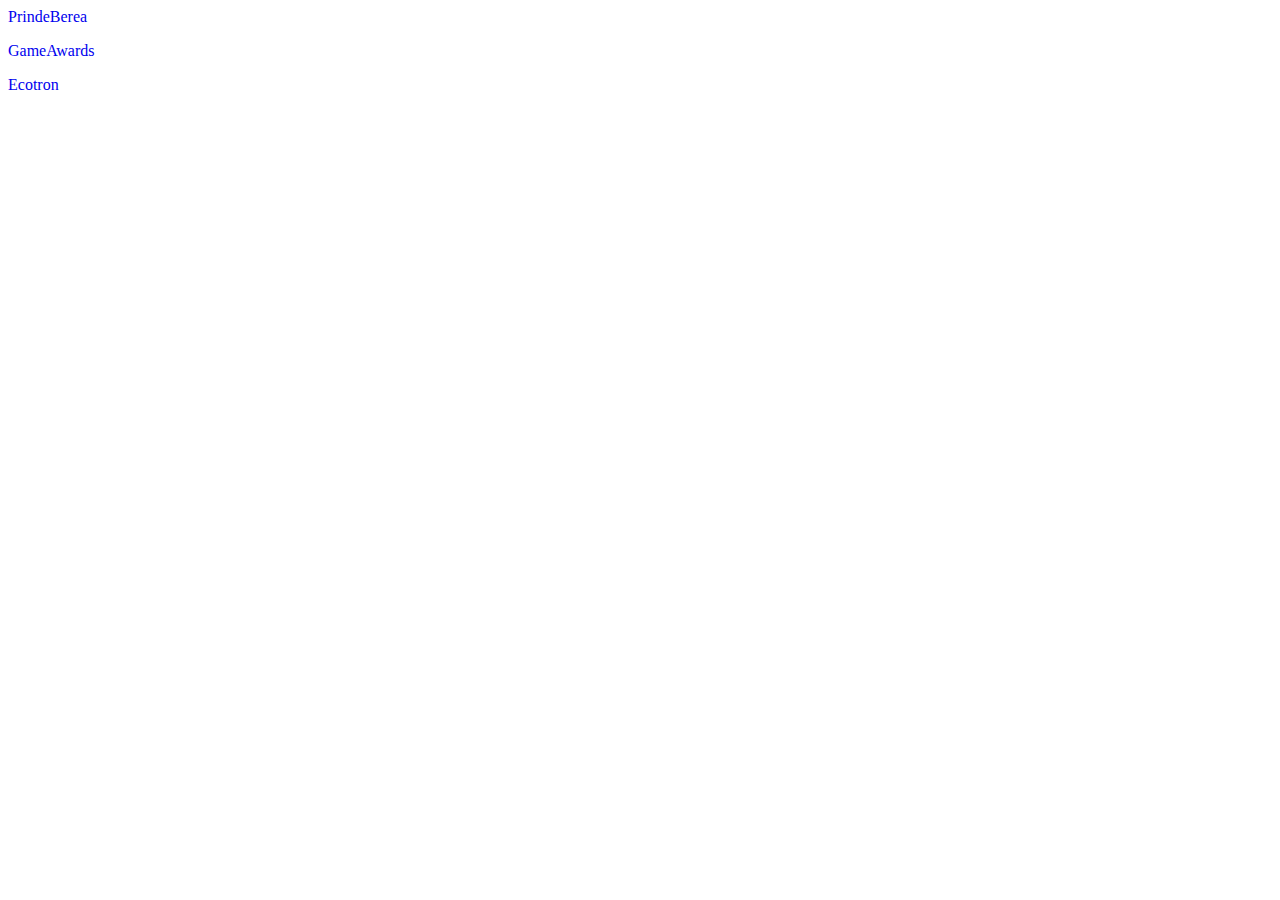
<file: index.html>
<html>

<head>

</head>


<body>
  <a href = "https://adin3.github.io/PrindeBerea/" style = "text-decoration: none" ><p> PrindeBerea </p> </a>
  <a href = "https://adin3.github.io/GameAwards/" style = "text-decoration: none" ><p> GameAwards </p> </a>
  <a href = "https://adin3.github.io/Ecotron/" style = "text-decoration: none" ><p> Ecotron </p> </a>

</body>

</html>
</file>
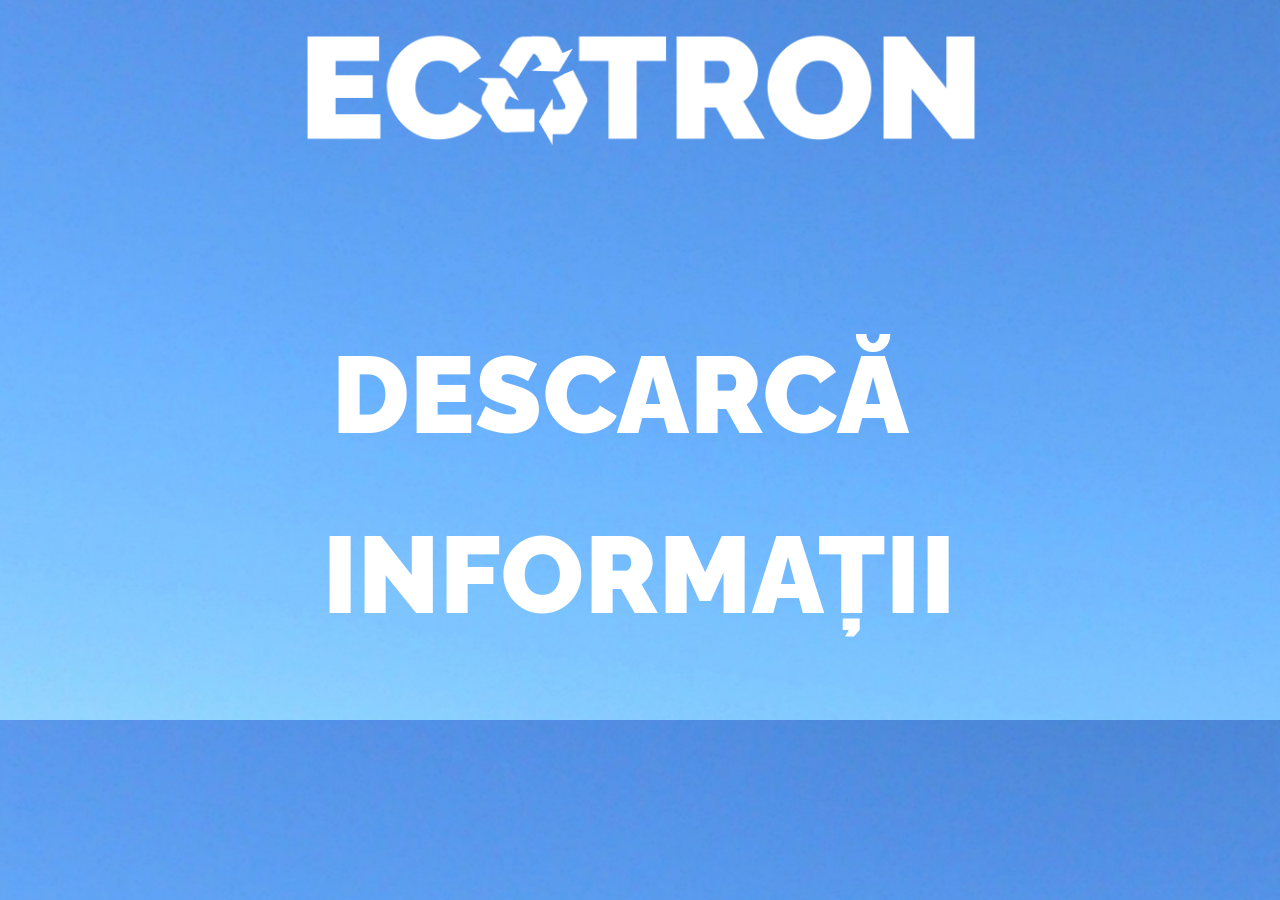
<file: Ecotron/index.html>
<html>
<head>
	<title> Ecotron </title>
	<link rel="stylesheet" href="style.css">
	<meta name="viewport" content="width=device-width, initial-scale=1.0">
</head>


<body>
	<img id="logo" src="img/logo.png">
	<a href="Ecotron.zip" download> <img class="descarca" src="img/descarca.png"></a>
	<a href="info.html"> <img class="informatii" src="img/informatii.png"></a>
	<!-- -->
</body>
</html>
</file>
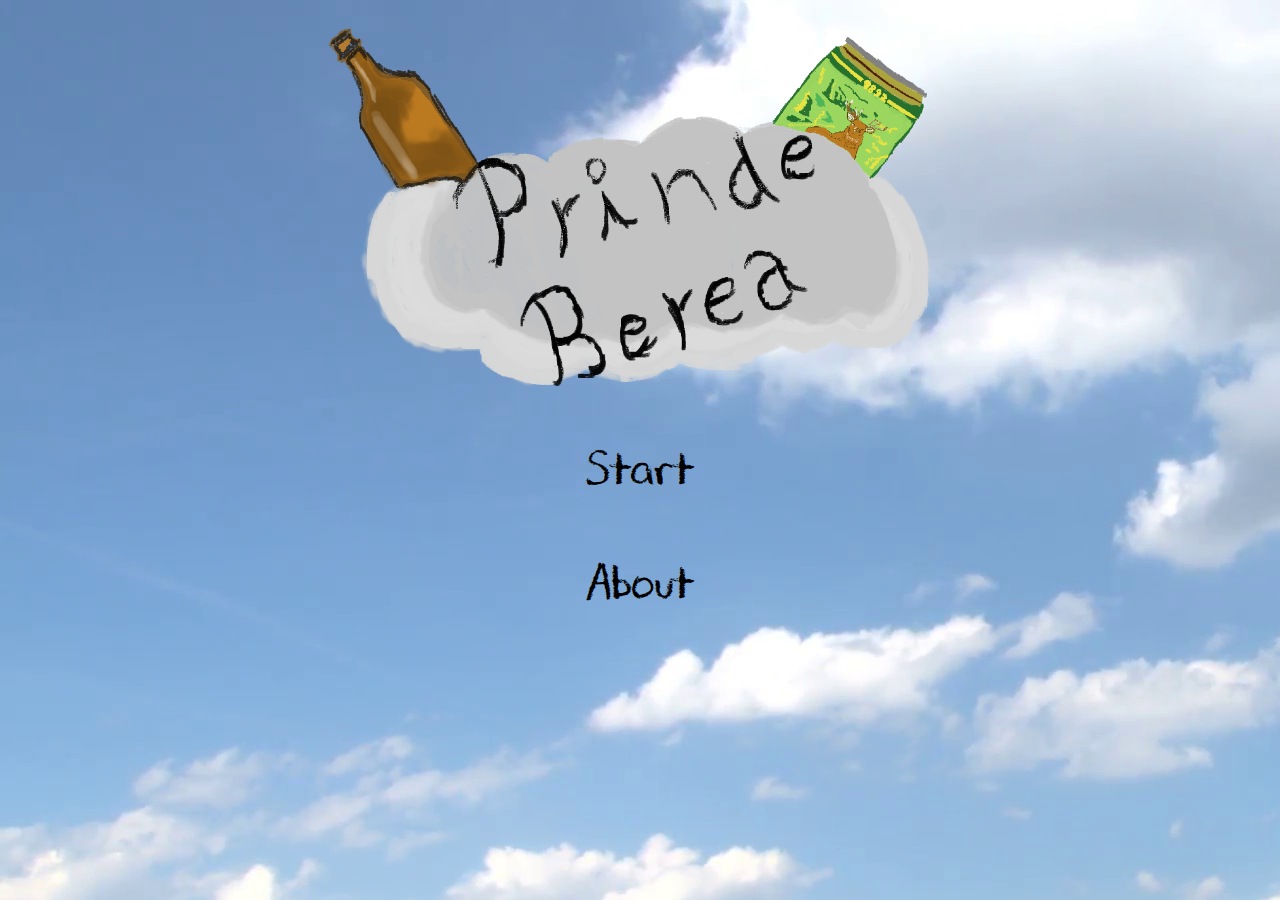
<file: PrindeBerea/index.html>
<html>
<head>
	<title> Prinde Berea </title>
	<link rel="stylesheet" href="style.css">
	 <meta name="viewport" content="width=device-width, initial-scale=1.0">
</head>


<body>
	<img class = "logo" src = "logo1.png">

	<a href = "Alegere/index.html" style = "text-decoration: none" ><p> Start </p> </a>
	<a href = "About/index.html" style = "text-decoration: none" ><p> About </p> </a>
</body>
</html>
</file>
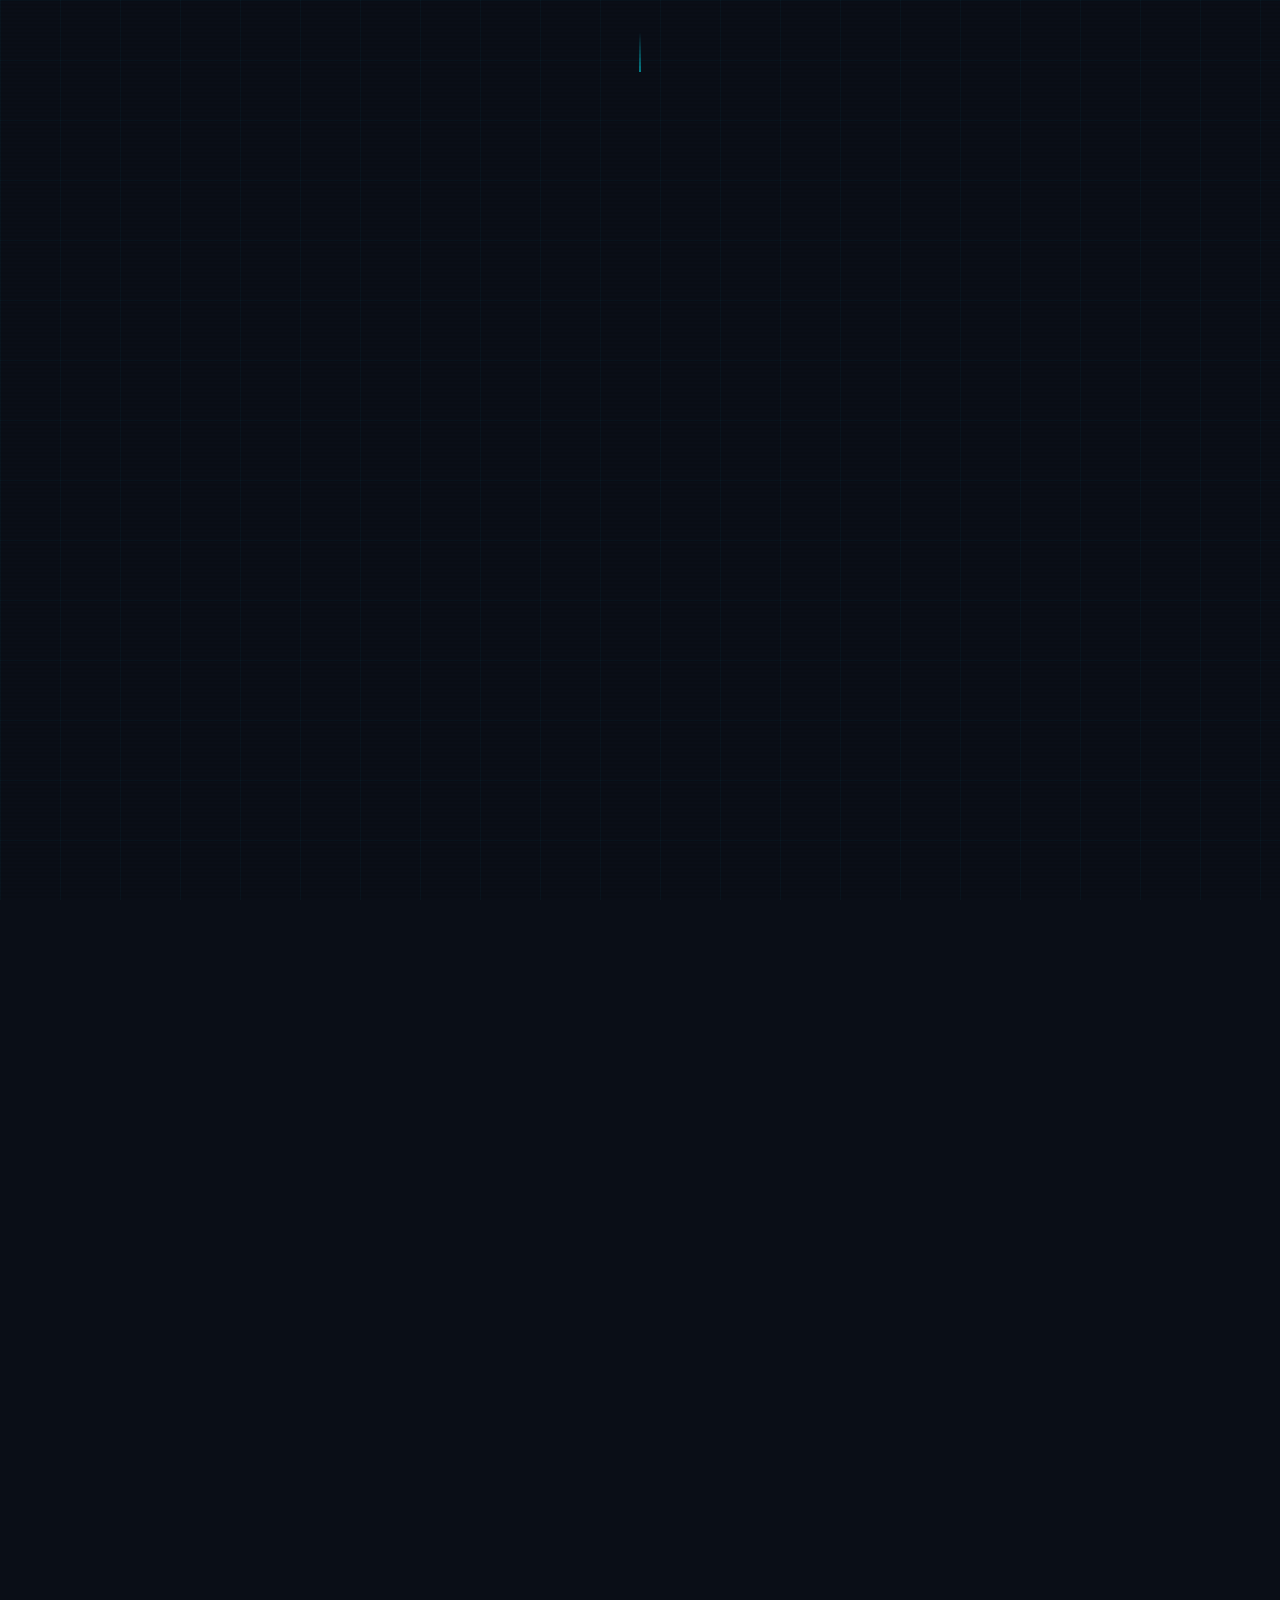
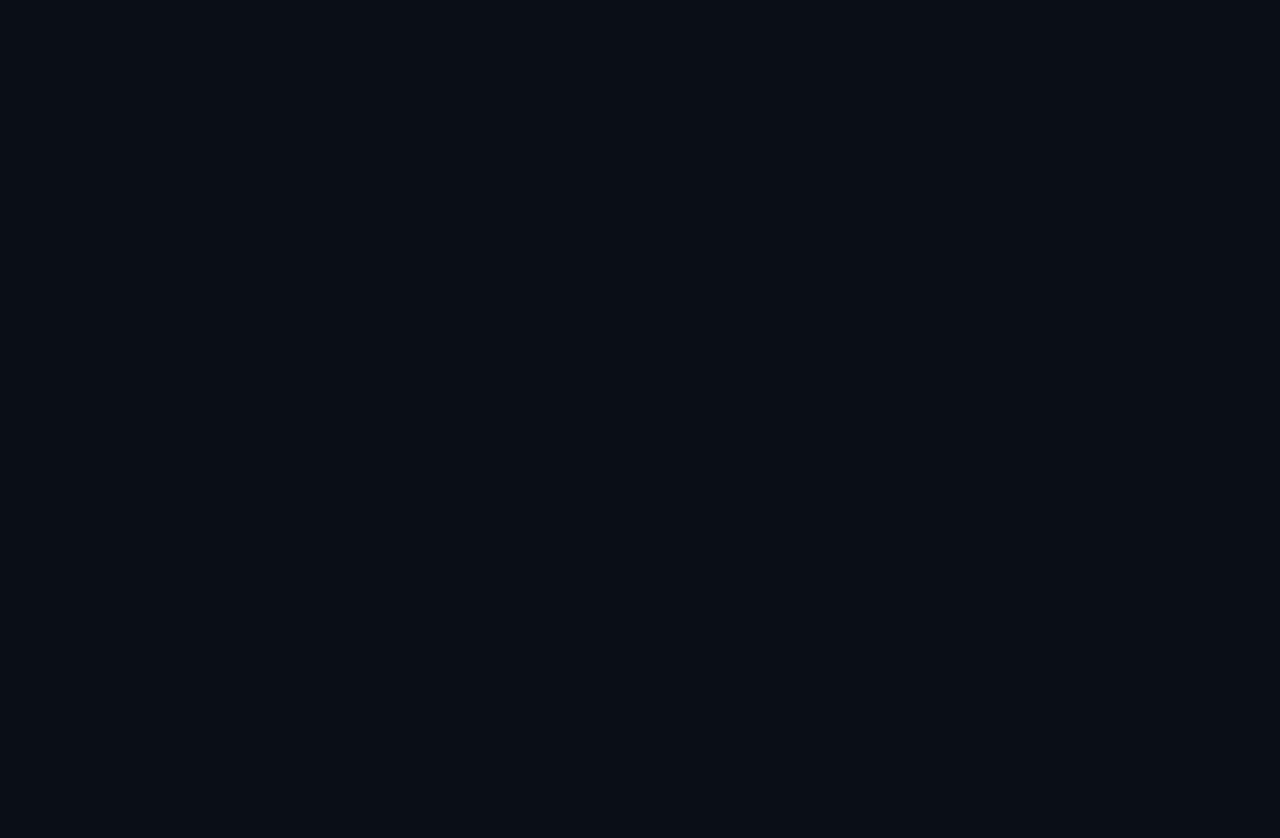
<file: Dnd/cyberpunkred2190/index.html>
<!DOCTYPE html>
<html lang="en">
<head>
<meta charset="UTF-8">
<meta name="viewport" content="width=device-width, initial-scale=1.0">
<title>ALL THAT REMAINS — Campaign Hub</title>
<style>
  @import url('https://fonts.googleapis.com/css2?family=Orbitron:wght@400;700;900&family=Share+Tech+Mono&family=Rajdhani:wght@300;400;500;600;700&family=Exo+2:ital,wght@0,300;0,400;0,600;0,700;1,300;1,400&display=swap');

  :root {
    --cyan: #00f0ff;
    --magenta: #ff2d6f;
    --yellow: #f7e018;
    --green: #39ff14;
    --orange: #ff6a00;
    --red: #ff073a;
    --purple: #b464ff;
    --bg-dark: #0a0e17;
    --bg-panel: #111827;
    --bg-panel-alt: #0d1520;
    --border-glow: rgba(0, 240, 255, 0.25);
    --text-primary: #e0e7ef;
    --text-muted: #8899aa;
    --text-dim: #556677;
  }

  * { margin: 0; padding: 0; box-sizing: border-box; }

  body {
    background: var(--bg-dark);
    color: var(--text-primary);
    font-family: 'Rajdhani', sans-serif;
    min-height: 100vh;
    overflow-x: hidden;
  }

  /* BACKGROUND GRID EFFECT */
  body::before {
    content: '';
    position: fixed;
    top: 0; left: 0; right: 0; bottom: 0;
    background:
      linear-gradient(rgba(0,240,255,0.03) 1px, transparent 1px),
      linear-gradient(90deg, rgba(0,240,255,0.03) 1px, transparent 1px);
    background-size: 60px 60px;
    pointer-events: none;
    z-index: 0;
  }

  /* SCANLINE OVERLAY */
  body::after {
    content: '';
    position: fixed;
    top: 0; left: 0; right: 0; bottom: 0;
    background: repeating-linear-gradient(
      0deg,
      transparent,
      transparent 2px,
      rgba(0,0,0,0.05) 2px,
      rgba(0,0,0,0.05) 4px
    );
    pointer-events: none;
    z-index: 1;
  }

  .page-wrapper {
    position: relative;
    z-index: 1;
    max-width: 900px;
    margin: 0 auto;
    padding: 2rem 2rem 4rem;
  }

  /* === HEADER === */
  .site-header {
    text-align: center;
    padding: 4rem 2rem 3rem;
    margin-bottom: 1rem;
    position: relative;
  }

  .site-header::before {
    content: '';
    position: absolute;
    top: 0; left: 50%;
    transform: translateX(-50%);
    width: 1px;
    height: 40px;
    background: linear-gradient(to bottom, transparent, var(--cyan));
    animation: dropIn 1.5s ease-out;
  }

  @keyframes dropIn {
    from { height: 0; opacity: 0; }
    to { height: 40px; opacity: 1; }
  }

  .header-tag {
    font-family: 'Share Tech Mono', monospace;
    font-size: 0.7rem;
    color: var(--magenta);
    letter-spacing: 0.4em;
    margin-bottom: 1.5rem;
    opacity: 0;
    animation: fadeUp 0.6s ease-out 0.3s forwards;
  }

  .site-title {
    font-family: 'Orbitron', sans-serif;
    font-weight: 900;
    font-size: clamp(2rem, 6vw, 3.5rem);
    color: var(--cyan);
    text-shadow: 0 0 30px rgba(0,240,255,0.3), 0 0 60px rgba(0,240,255,0.1);
    letter-spacing: 0.08em;
    line-height: 1.1;
    margin-bottom: 0.6rem;
    opacity: 0;
    animation: fadeUp 0.6s ease-out 0.5s forwards;
  }

  .site-subtitle {
    font-family: 'Exo 2', sans-serif;
    font-size: 1.1rem;
    color: var(--text-muted);
    font-weight: 300;
    opacity: 0;
    animation: fadeUp 0.6s ease-out 0.7s forwards;
  }

  .header-line {
    width: 200px;
    height: 1px;
    background: linear-gradient(to right, transparent, var(--cyan), transparent);
    margin: 1.5rem auto 0;
    opacity: 0;
    animation: fadeUp 0.6s ease-out 0.9s forwards;
  }

  @keyframes fadeUp {
    from { opacity: 0; transform: translateY(10px); }
    to { opacity: 1; transform: translateY(0); }
  }

  /* === LOCATION TAG === */
  .location-bar {
    text-align: center;
    margin-bottom: 3rem;
    opacity: 0;
    animation: fadeUp 0.6s ease-out 1.1s forwards;
  }
  .location-bar span {
    font-family: 'Share Tech Mono', monospace;
    font-size: 0.75rem;
    color: var(--text-dim);
    letter-spacing: 0.15em;
    padding: 0.4rem 1.2rem;
    border: 1px solid rgba(255,255,255,0.06);
    display: inline-block;
  }

  /* === SECTION LABELS === */
  .section-label {
    font-family: 'Share Tech Mono', monospace;
    font-size: 0.7rem;
    color: var(--magenta);
    letter-spacing: 0.3em;
    text-transform: uppercase;
    margin-bottom: 1.2rem;
    padding-left: 0.2rem;
    opacity: 0;
    animation: fadeUp 0.6s ease-out 1.3s forwards;
  }

  /* === DOCUMENT CARDS === */
  .doc-grid {
    display: grid;
    gap: 1rem;
    margin-bottom: 3rem;
    opacity: 0;
    animation: fadeUp 0.6s ease-out 1.4s forwards;
  }

  .doc-card {
    display: block;
    text-decoration: none;
    color: inherit;
    border: 1px solid rgba(255,255,255,0.06);
    background: var(--bg-panel);
    padding: 1.5rem 1.8rem;
    position: relative;
    overflow: hidden;
    transition: all 0.3s ease;
  }

  .doc-card::before {
    content: '';
    position: absolute;
    top: 0; left: 0;
    width: 3px;
    height: 100%;
    transition: all 0.3s ease;
  }

  .doc-card:hover {
    border-color: rgba(255,255,255,0.12);
    background: var(--bg-panel-alt);
    transform: translateX(4px);
  }

  .doc-card:hover .doc-arrow {
    opacity: 1;
    transform: translateX(0);
  }

  /* Card accent colors */
  .doc-card.accent-cyan::before { background: var(--cyan); }
  .doc-card.accent-cyan:hover { border-color: rgba(0,240,255,0.2); box-shadow: 0 0 20px rgba(0,240,255,0.05); }

  .doc-card.accent-magenta::before { background: var(--magenta); }
  .doc-card.accent-magenta:hover { border-color: rgba(255,45,111,0.2); box-shadow: 0 0 20px rgba(255,45,111,0.05); }

  .doc-card.accent-yellow::before { background: var(--yellow); }
  .doc-card.accent-yellow:hover { border-color: rgba(247,224,24,0.2); box-shadow: 0 0 20px rgba(247,224,24,0.05); }

  .doc-card.accent-green::before { background: var(--green); }
  .doc-card.accent-green:hover { border-color: rgba(57,255,20,0.2); box-shadow: 0 0 20px rgba(57,255,20,0.05); }

  .doc-card.accent-orange::before { background: var(--orange); }
  .doc-card.accent-orange:hover { border-color: rgba(255,106,0,0.2); box-shadow: 0 0 20px rgba(255,106,0,0.05); }

  .doc-card.accent-purple::before { background: var(--purple); }
  .doc-card.accent-purple:hover { border-color: rgba(180,100,255,0.2); box-shadow: 0 0 20px rgba(180,100,255,0.05); }

  .doc-card-top {
    display: flex;
    justify-content: space-between;
    align-items: flex-start;
    margin-bottom: 0.5rem;
  }

  .doc-title {
    font-family: 'Orbitron', sans-serif;
    font-weight: 700;
    font-size: 1rem;
    letter-spacing: 0.04em;
  }

  .doc-card.accent-cyan .doc-title { color: var(--cyan); }
  .doc-card.accent-magenta .doc-title { color: var(--magenta); }
  .doc-card.accent-yellow .doc-title { color: var(--yellow); }
  .doc-card.accent-green .doc-title { color: var(--green); }
  .doc-card.accent-orange .doc-title { color: var(--orange); }
  .doc-card.accent-purple .doc-title { color: var(--purple); }

  .doc-arrow {
    font-family: 'Share Tech Mono', monospace;
    font-size: 0.85rem;
    opacity: 0;
    transform: translateX(-5px);
    transition: all 0.3s ease;
    flex-shrink: 0;
    margin-left: 1rem;
  }
  .doc-card.accent-cyan .doc-arrow { color: var(--cyan); }
  .doc-card.accent-magenta .doc-arrow { color: var(--magenta); }
  .doc-card.accent-yellow .doc-arrow { color: var(--yellow); }
  .doc-card.accent-green .doc-arrow { color: var(--green); }
  .doc-card.accent-orange .doc-arrow { color: var(--orange); }
  .doc-card.accent-purple .doc-arrow { color: var(--purple); }

  .doc-desc {
    font-family: 'Exo 2', sans-serif;
    font-size: 0.9rem;
    color: var(--text-muted);
    font-weight: 300;
    line-height: 1.5;
  }

  .doc-tags {
    margin-top: 0.8rem;
    display: flex;
    flex-wrap: wrap;
    gap: 0.4rem;
  }

  .doc-tag {
    font-family: 'Share Tech Mono', monospace;
    font-size: 0.65rem;
    padding: 0.15rem 0.5rem;
    border-radius: 2px;
    letter-spacing: 0.05em;
  }
  .doc-tag-rules { background: rgba(0,240,255,0.1); color: var(--cyan); }
  .doc-tag-lore { background: rgba(255,45,111,0.1); color: var(--magenta); }
  .doc-tag-gear { background: rgba(247,224,24,0.1); color: var(--yellow); }
  .doc-tag-homebrew { background: rgba(57,255,20,0.1); color: var(--green); }
  .doc-tag-wip { background: rgba(255,106,0,0.1); color: var(--orange); }

  /* === COMING SOON / PLACEHOLDER CARDS === */
  .doc-card.coming-soon {
    opacity: 0.4;
    cursor: default;
    pointer-events: none;
  }
  .doc-card.coming-soon .doc-title::after {
    content: ' — PENDING';
    font-family: 'Share Tech Mono', monospace;
    font-size: 0.6rem;
    letter-spacing: 0.1em;
    opacity: 0.6;
  }

  /* === FOOTER === */
  .site-footer {
    text-align: center;
    padding-top: 2rem;
    border-top: 1px solid rgba(0,240,255,0.08);
    opacity: 0;
    animation: fadeUp 0.6s ease-out 1.6s forwards;
  }
  .site-footer p {
    font-family: 'Share Tech Mono', monospace;
    font-size: 0.7rem;
    color: var(--text-dim);
    letter-spacing: 0.1em;
    line-height: 2;
  }

  /* === RESPONSIVE === */
  @media (max-width: 600px) {
    .page-wrapper { padding: 1.5rem 1rem 3rem; }
    .site-header { padding: 3rem 1rem 2rem; }
    .doc-card { padding: 1.2rem 1.4rem; }
  }
</style>
</head>
<body>

<div class="page-wrapper">

  <header class="site-header">
    <div class="header-tag">// D&amp;D 5E &mdash; CYBERPUNK HOMEBREW //</div>
    <h1 class="site-title">ALL THAT REMAINS</h1>
    <p class="site-subtitle">Night City, 2190 &mdash; Campaign Reference Hub</p>
    <div class="header-line"></div>
  </header>

  <div class="location-bar">
    <span>NIGHT CITY // MILITECH ERA // D&amp;D 5E (2014)</span>
  </div>

  <!-- ====== RULES & REFERENCE ====== -->
  <div class="section-label">// RULES &amp; REFERENCE</div>

  <div class="doc-grid">
    <a href="netrunner-classification.html" class="doc-card accent-cyan">
      <div class="doc-card-top">
        <span class="doc-title">NETRUNNER CLASSIFICATION GUIDE</span>
        <span class="doc-arrow">&rarr;</span>
      </div>
      <div class="doc-desc">How every D&amp;D 5e spellcasting class maps to Cyberpunk NET archetypes. Five-tier system with lore justifications, multiclass rulings, and quickhack spell conversions.</div>
      <div class="doc-tags">
        <span class="doc-tag doc-tag-rules">RULES</span>
        <span class="doc-tag doc-tag-lore">LORE</span>
      </div>
    </a>

    <a href="cyberware-compendium.html" class="doc-card accent-yellow">
      <div class="doc-card-top">
        <span class="doc-title">CYBERWARE &amp; WEAPON MODS</span>
        <span class="doc-arrow">&rarr;</span>
      </div>
      <div class="doc-desc">Homebrew implant catalog: Sandevistans, Cyberdecks, Gorilla Arms, Monowire, weapon mods, and custom crafting rules. Full stat tables with Humanity Loss costs.</div>
      <div class="doc-tags">
        <span class="doc-tag doc-tag-gear">GEAR</span>
        <span class="doc-tag doc-tag-homebrew">HOMEBREW</span>
      </div>
    </a>

    <a href="humanity-pharmacy.html" class="doc-card accent-magenta">
      <div class="doc-card-top">
        <span class="doc-title">HUMANITY, SANITY &amp; PHARMACY</span>
        <span class="doc-arrow">&rarr;</span>
      </div>
      <div class="doc-desc">The Cyberpsychosis system: starting Humanity by class, loss &amp; recovery rules, saving throws, and roleplay guidance. Plus the full pharmacy: street drugs, additive compounds, pharmaceuticals, medical services, and drug-related cyberware.</div>
      <div class="doc-tags">
        <span class="doc-tag doc-tag-rules">RULES</span>
        <span class="doc-tag doc-tag-homebrew">HOMEBREW</span>
      </div>
    </a>

    <a href="armor-fashion.html" class="doc-card accent-purple">
      <div class="doc-card-top">
        <span class="doc-title">ARMOR, FASHION &amp; PROTECTION</span>
        <span class="doc-arrow">&rarr;</span>
      </div>
      <div class="doc-desc">Standard armor, helmets (shields reflavored), four tiers of corpo armored fashion from street-level to iconic bespoke, and subdermal armor variants. Includes damage resistance and reduction systems.</div>
      <div class="doc-tags">
        <span class="doc-tag doc-tag-gear">GEAR</span>
        <span class="doc-tag doc-tag-homebrew">HOMEBREW</span>
      </div>
    </a>

    <a href="lifestyles-food.html" class="doc-card accent-orange">
      <div class="doc-card-top">
        <span class="doc-title">LIFESTYLES, FOOD &amp; COMMODITIES</span>
        <span class="doc-arrow">&rarr;</span>
      </div>
      <div class="doc-desc">What you eat and where you sleep in Night City. Street food to Embers-tier dining, real Biotechnica organics, drinks from synth-coffee to pre-war vintage, vices, and monthly lifestyle &amp; housing costs.</div>
      <div class="doc-tags">
        <span class="doc-tag doc-tag-rules">WORLDBUILDING</span>
        <span class="doc-tag doc-tag-homebrew">HOMEBREW</span>
      </div>
    </a>

    <a href="vehicles-transport.html" class="doc-card accent-yellow">
      <div class="doc-card-top">
        <span class="doc-title">VEHICLES &amp; TRANSPORT</span>
        <span class="doc-arrow">&rarr;</span>
      </div>
      <div class="doc-desc">Public transit, civilian cars (economy to luxury), motorcycles, armored &amp; military vehicles, driving rules, chase mechanics, vehicle combat, mods, and the joys of Night City vehicle registration.</div>
      <div class="doc-tags">
        <span class="doc-tag doc-tag-gear">GEAR</span>
        <span class="doc-tag doc-tag-homebrew">HOMEBREW</span>
      </div>
    </a>
  </div>

  <!-- ====== NETRUNNING SYSTEMS ====== -->
  <div class="section-label">// NETRUNNING SYSTEMS</div>

  <div class="doc-grid">
    <a href="netrunning-operations.html" class="doc-card accent-cyan">
      <div class="doc-card-top">
        <span class="doc-title">NETRUNNING OPERATIONS GUIDE</span>
        <span class="doc-arrow">&rarr;</span>
      </div>
      <div class="doc-desc">The full netrunning system: NET Architecture floors, ICE types and stat blocks, the Alert Level escalation clock, dive mechanics, jacking out, support roles, and how runners affect the physical battlefield in real time.</div>
      <div class="doc-tags">
        <span class="doc-tag doc-tag-rules">RULES</span>
        <span class="doc-tag doc-tag-homebrew">HOMEBREW</span>
      </div>
    </a>

    <a href="quickhack-programming.html" class="doc-card accent-cyan">
      <div class="doc-card-top">
        <span class="doc-title">QUICKHACK PROGRAMMING GUIDE</span>
        <span class="doc-arrow">&rarr;</span>
      </div>
      <div class="doc-desc">How to craft and permanently learn new quickhacks (spells) for your cyberdeck. Cost and time tables by spell level, the three-check Optimization discount system, collaborative programming, and worked examples.</div>
      <div class="doc-tags">
        <span class="doc-tag doc-tag-rules">RULES</span>
        <span class="doc-tag doc-tag-homebrew">HOMEBREW</span>
      </div>
    </a>
  </div>

  <!-- ====== SOURCEBOOK CATALOGS ====== -->
  <div class="section-label">// SOURCEBOOK CATALOGS</div>

  <div class="doc-grid">
    <a href="red-gear-catalog.html" class="doc-card accent-orange">
      <div class="doc-card-top">
        <span class="doc-title">CYBERPUNK RED &mdash; GEAR CATALOG</span>
        <span class="doc-arrow">&rarr;</span>
      </div>
      <div class="doc-desc">Weapons, armor, and all cyberware from the Cyberpunk RED Core Rulebook. Melee, ranged, exotic weapons, plus Fashionware through Borgware. ATR &times;10 pricing with original values for reference.</div>
      <div class="doc-tags">
        <span class="doc-tag doc-tag-gear">GEAR</span>
        <span class="doc-tag doc-tag-rules">SOURCEBOOK</span>
      </div>
    </a>

    <a href="carbon-gear-catalog.html" class="doc-card accent-green">
      <div class="doc-card-top">
        <span class="doc-title">CARBON 2185 &mdash; GEAR CATALOG</span>
        <span class="doc-arrow">&rarr;</span>
      </div>
      <div class="doc-desc">Weapons, armor, and Tier 0&ndash;5 augmentations from Carbon 2185. Includes weapon attachments, ammo types, blood toxicity rules, and anti-toxicity medication. Wonlong prices converted to ATR eddies.</div>
      <div class="doc-tags">
        <span class="doc-tag doc-tag-gear">GEAR</span>
        <span class="doc-tag doc-tag-rules">SOURCEBOOK</span>
      </div>
    </a>
  </div>

  <!-- ====== COMING SOON ====== -->
  <!--
    To add a new document, copy a doc-card block above and change:
    - href: the filename of the new .html
    - accent-*: pick a color (cyan, magenta, yellow, green, orange, purple)
    - title, desc, and tags

    To add a new section, copy the section-label div and a doc-grid div.

    Placeholder cards below can be uncommented and filled in as content is ready.
  -->

  <!--
  <div class="section-label">// LORE &amp; WORLD</div>
  <div class="doc-grid">
    <a href="#" class="doc-card accent-magenta coming-soon">
      <div class="doc-card-top">
        <span class="doc-title">NIGHT CITY 2190</span>
        <span class="doc-arrow">&rarr;</span>
      </div>
      <div class="doc-desc">World state, faction overview, and timeline of events from 2077 to present day.</div>
      <div class="doc-tags">
        <span class="doc-tag doc-tag-lore">LORE</span>
        <span class="doc-tag doc-tag-wip">WIP</span>
      </div>
    </a>
  </div>
  -->

  <footer class="site-footer">
    <p>
      // ALL THAT REMAINS &mdash; CAMPAIGN HUB //<br>
      HOMEBREW CONTENT FOR D&amp;D 5E (2014) // CYBERPUNK SETTING<br>
      LIVING DOCUMENTS &mdash; SUBJECT TO UPDATES
    </p>
  </footer>

</div>

</body>
</html>
</file>
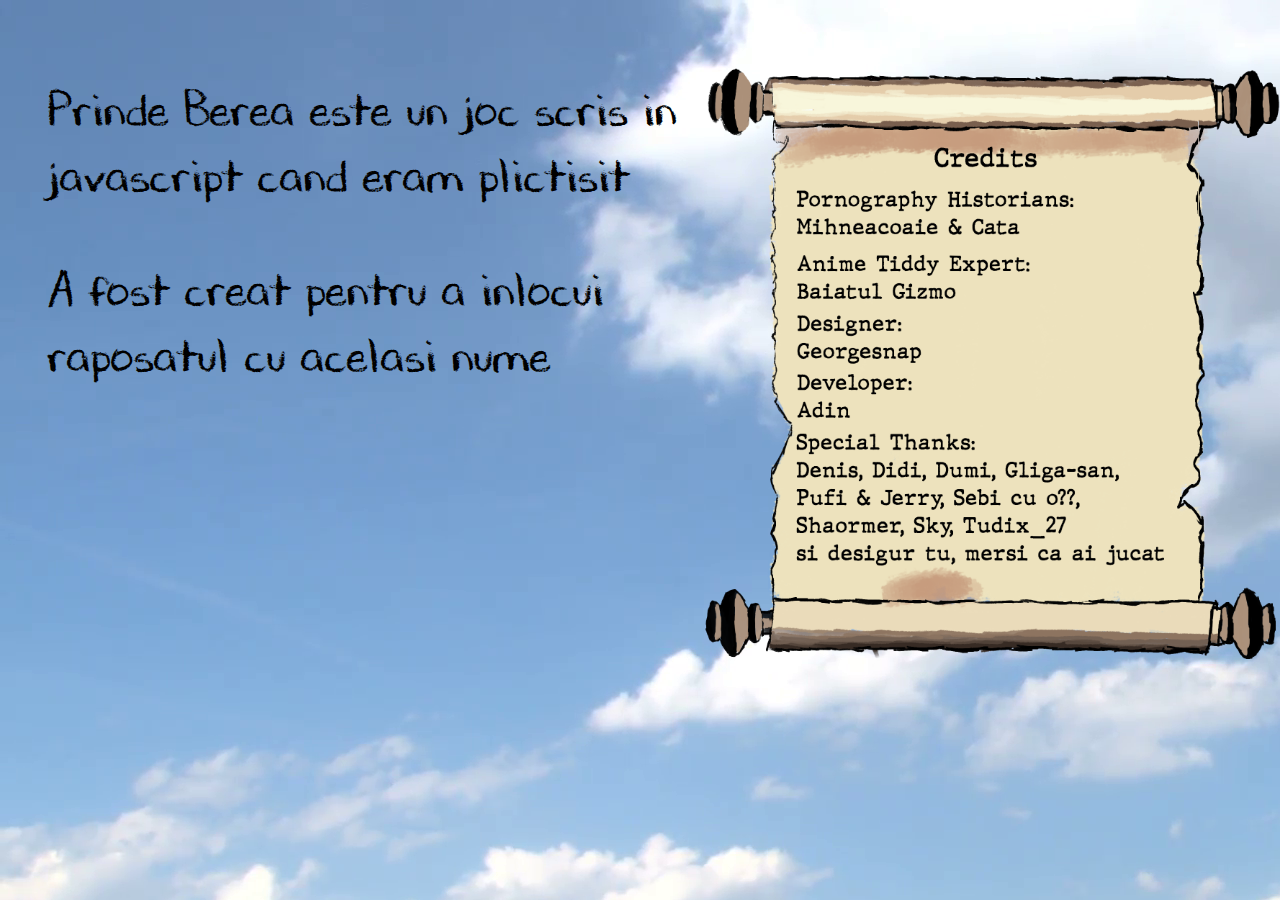
<file: PrindeBerea/About/index.html>
<html>
<head>
  <title> About </title>
  <link rel="stylesheet" href="style.css">
	 <meta name="viewport" content="width=device-width, initial-scale=1.0">
</head>

<body>
    <div class="scris">
    <p> Prinde Berea este un joc scris in javascript cand eram plictisit</p>
    <p> A fost creat pentru a inlocui raposatul cu acelasi nume </p>
    </div>
    <img src="img/pergament.png">


</body>

</html>
</file>
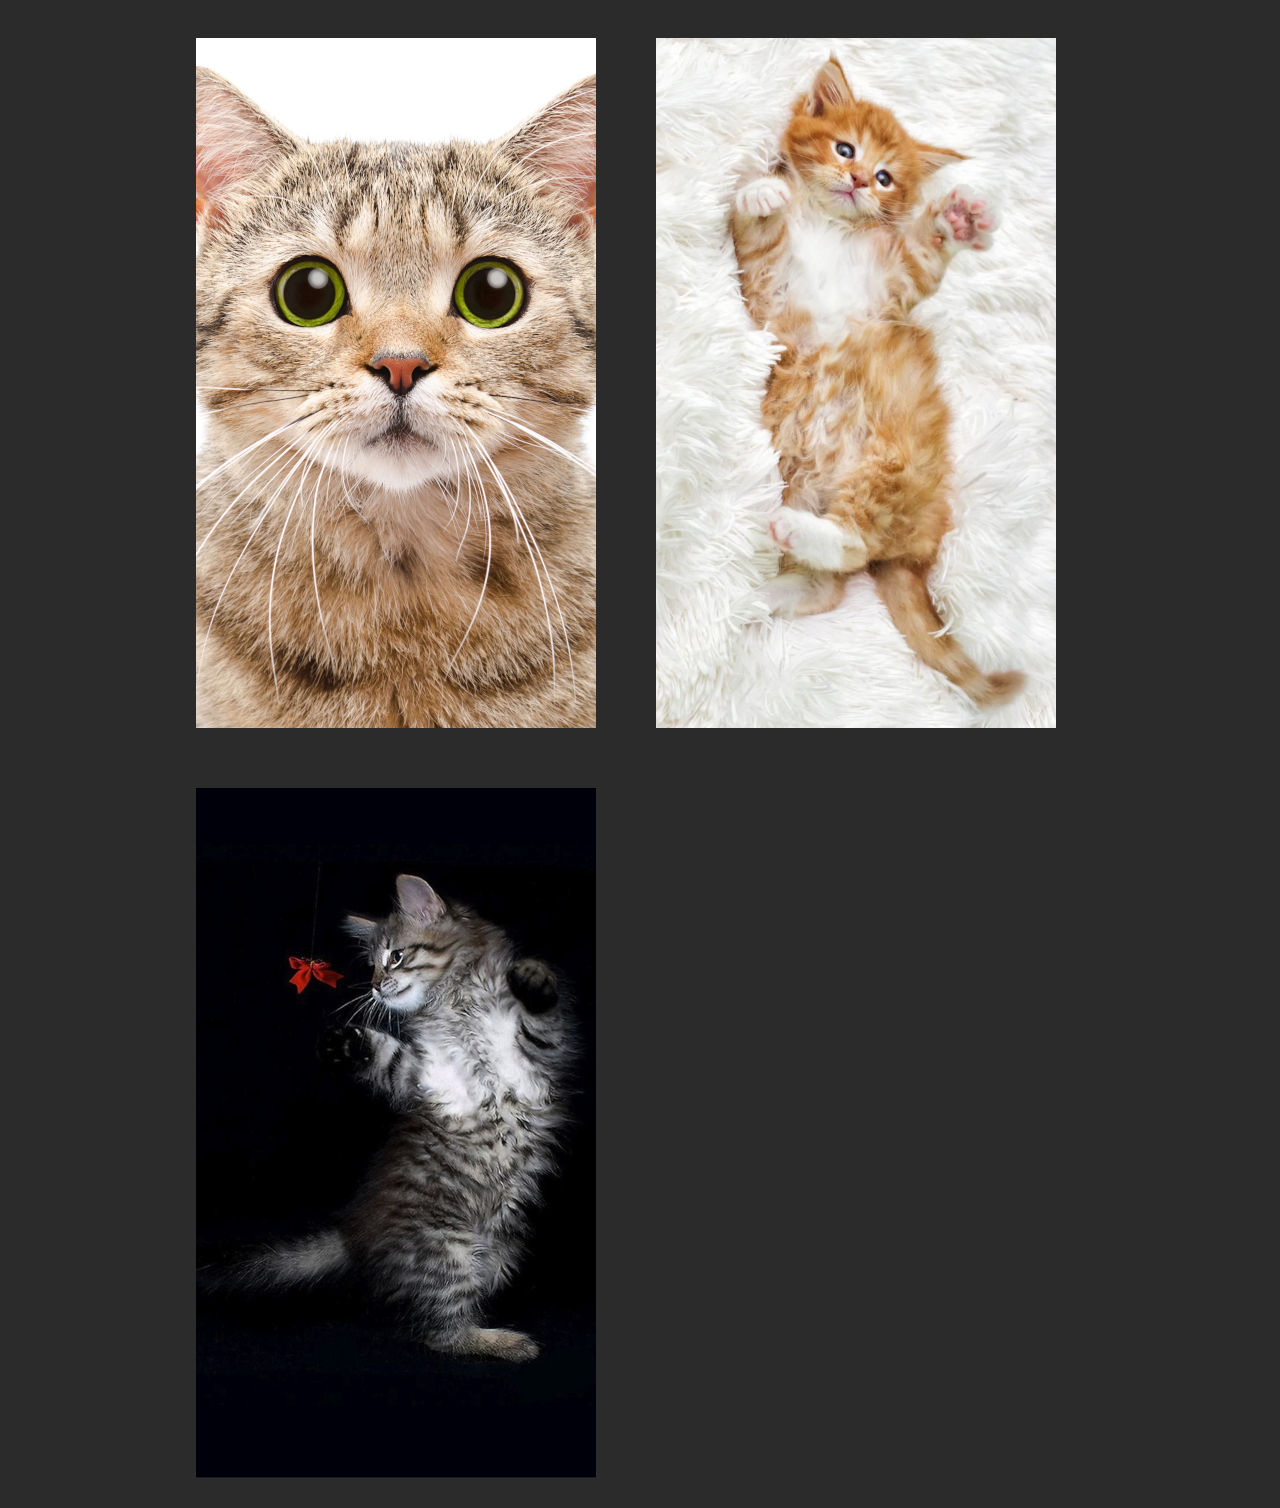
<file: PrindeBerea/Alegere/index.html>
<html>
<head>
<link rel="stylesheet" href="style.css">
<title> Prinde Berea </title>
 <meta name="viewport" content="width=device-width, initial-scale=1.0">
</head>

<body>
<div class = "container">
	<div class = "box">
		<div class = "fade">
			<a href = "Pisici1/index.html"> <img id = "poza3" src = "img/poz9.png"> </a>
		</div>
	</div>
	<div class = "box">
		<div class = "fade">
			<a href = "Pisici2/index.html"> <img id = "poza3" src = "img/poz6.png"> </a>
		</div>
	</div>
	<div class = "box">
		<div class = "fade">
			<a href = "Pisici3/index.html"> <img id = "poza3" src = "img/poz3.png"> </a>
		</div>
	</div>
</div>

</body>
</html>
</file>
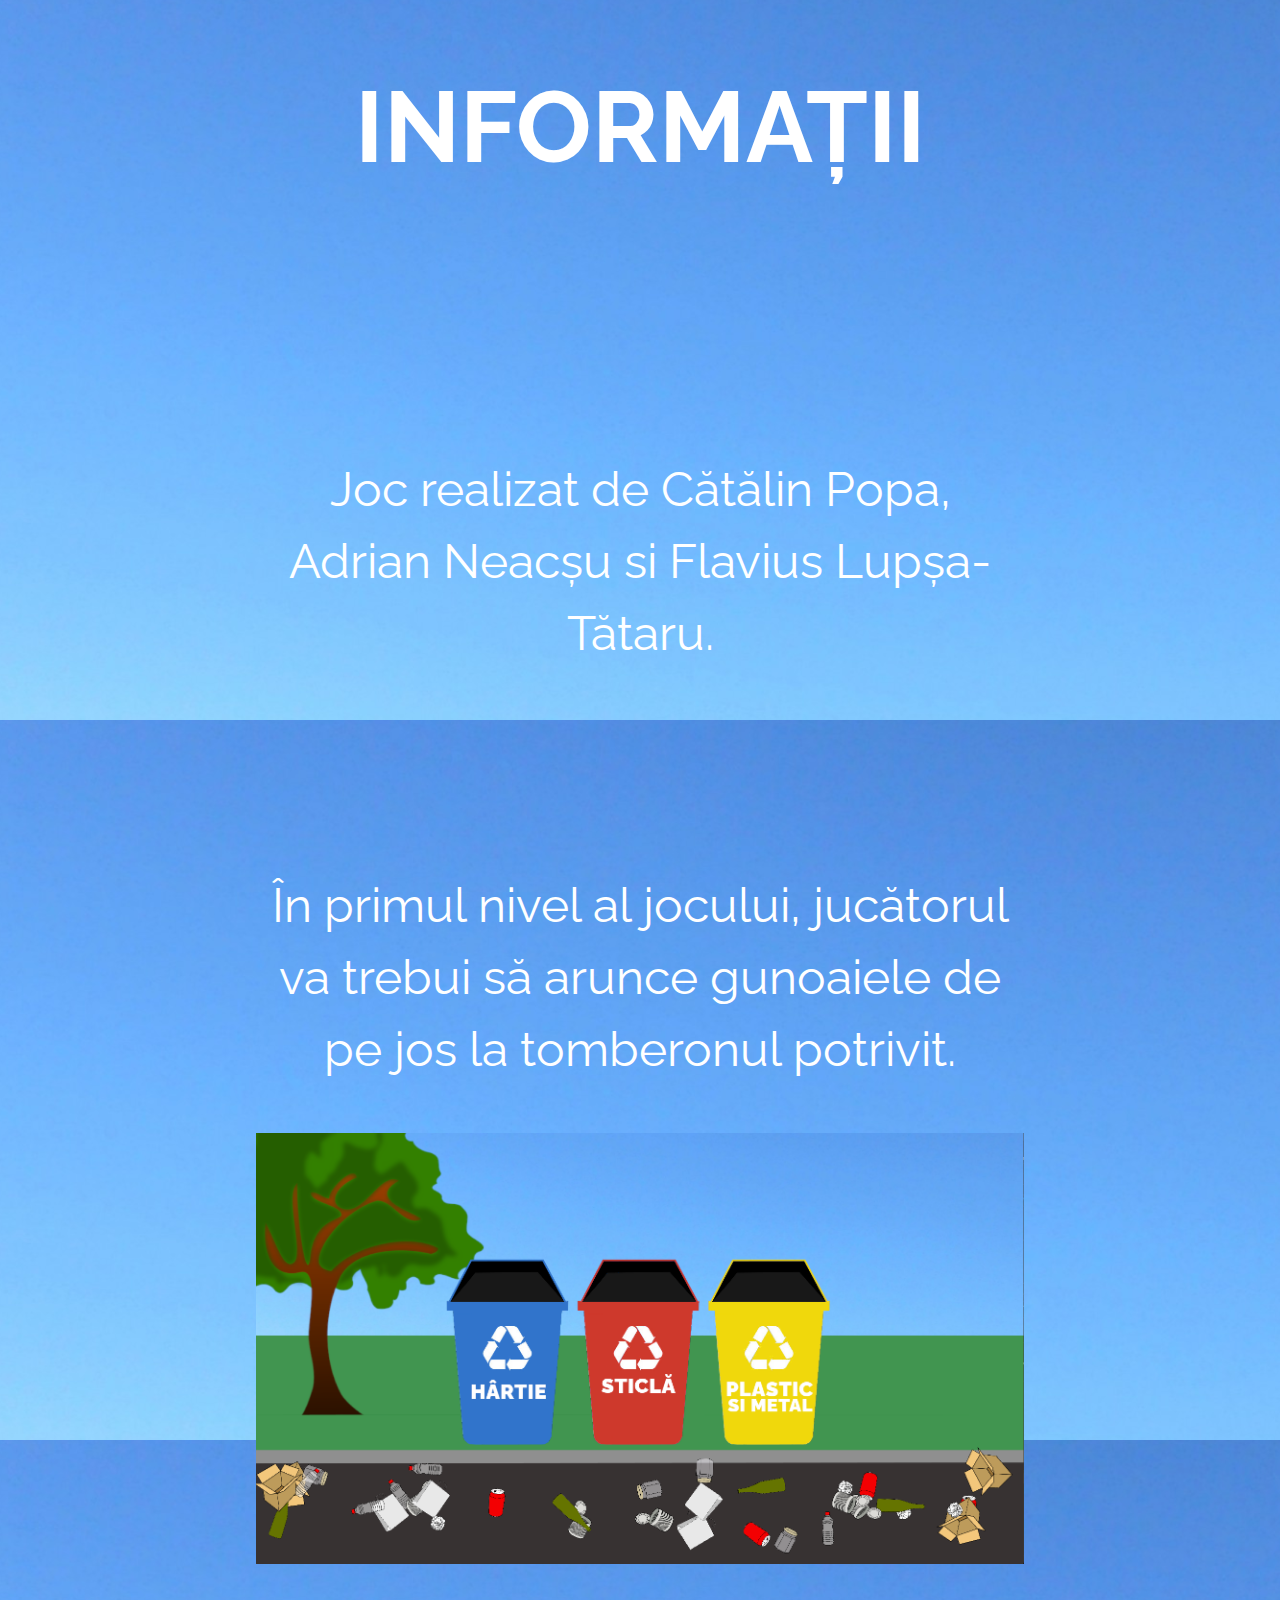
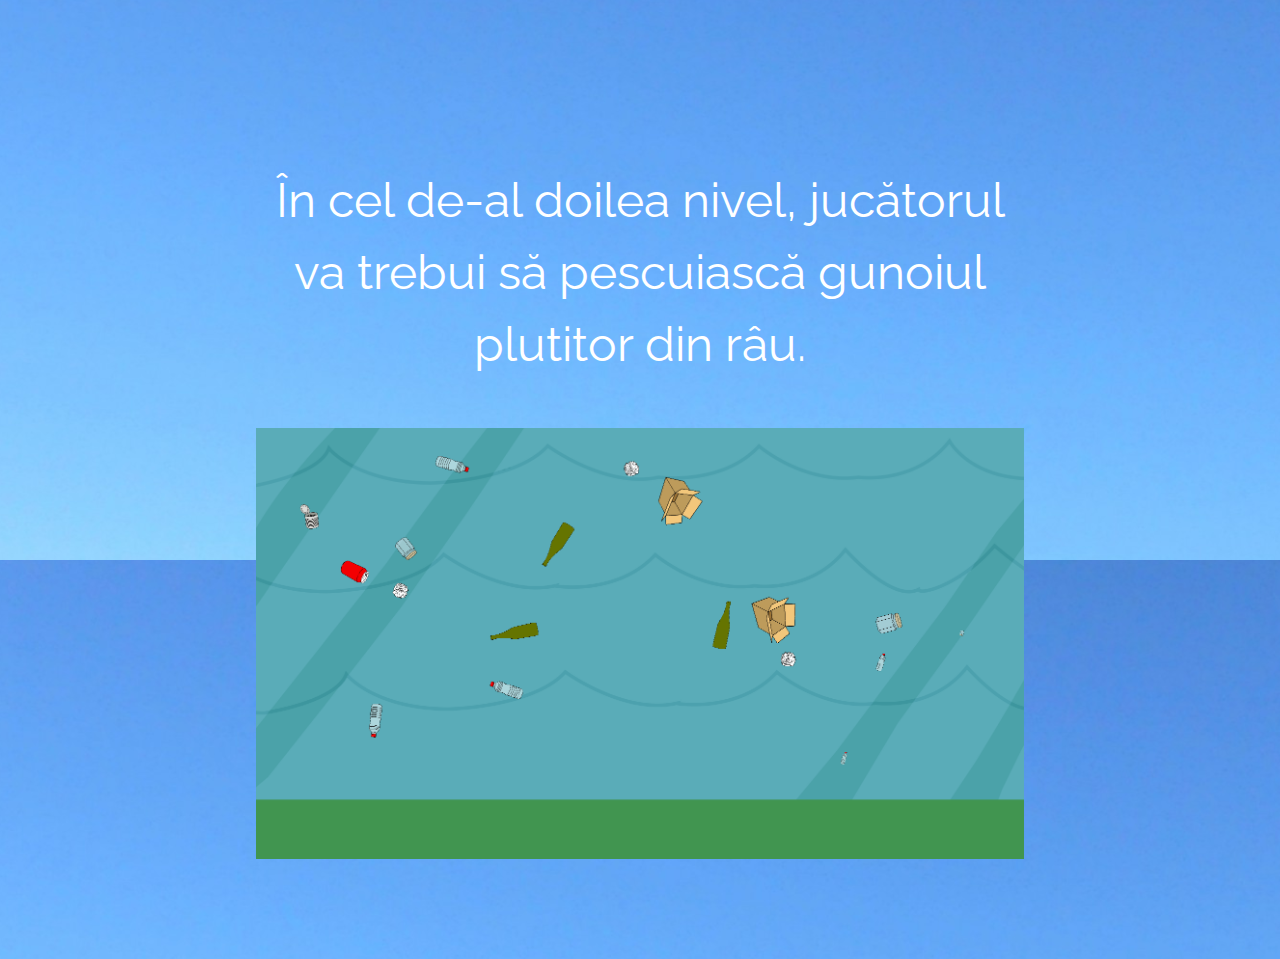
<file: Ecotron/info.html>
<html>
<head>
	<title> Ecotron </title>
	<link rel="stylesheet" href="style.css">
	<meta name="viewport" content="width=device-width, initial-scale=1.0">
</head>


<body>
	<header>
		<h1>INFORMAȚII</h1>
	</header>
    <div id="main">
		<p>Joc realizat de Cătălin Popa, Adrian Neacșu si Flavius Lupșa-Tătaru.</p>
		<p>În primul nivel al jocului, jucătorul va trebui să arunce gunoaiele de pe jos la tomberonul potrivit.</p>
		<img class="img_level" src="img/nivel_1.png">
		<p>În cel de-al doilea nivel, jucătorul va trebui să pescuiască gunoiul plutitor din râu.</p>
		<img class="img_level" src="img/nivel_2.png">
    </div>
</body>
</html>
</file>
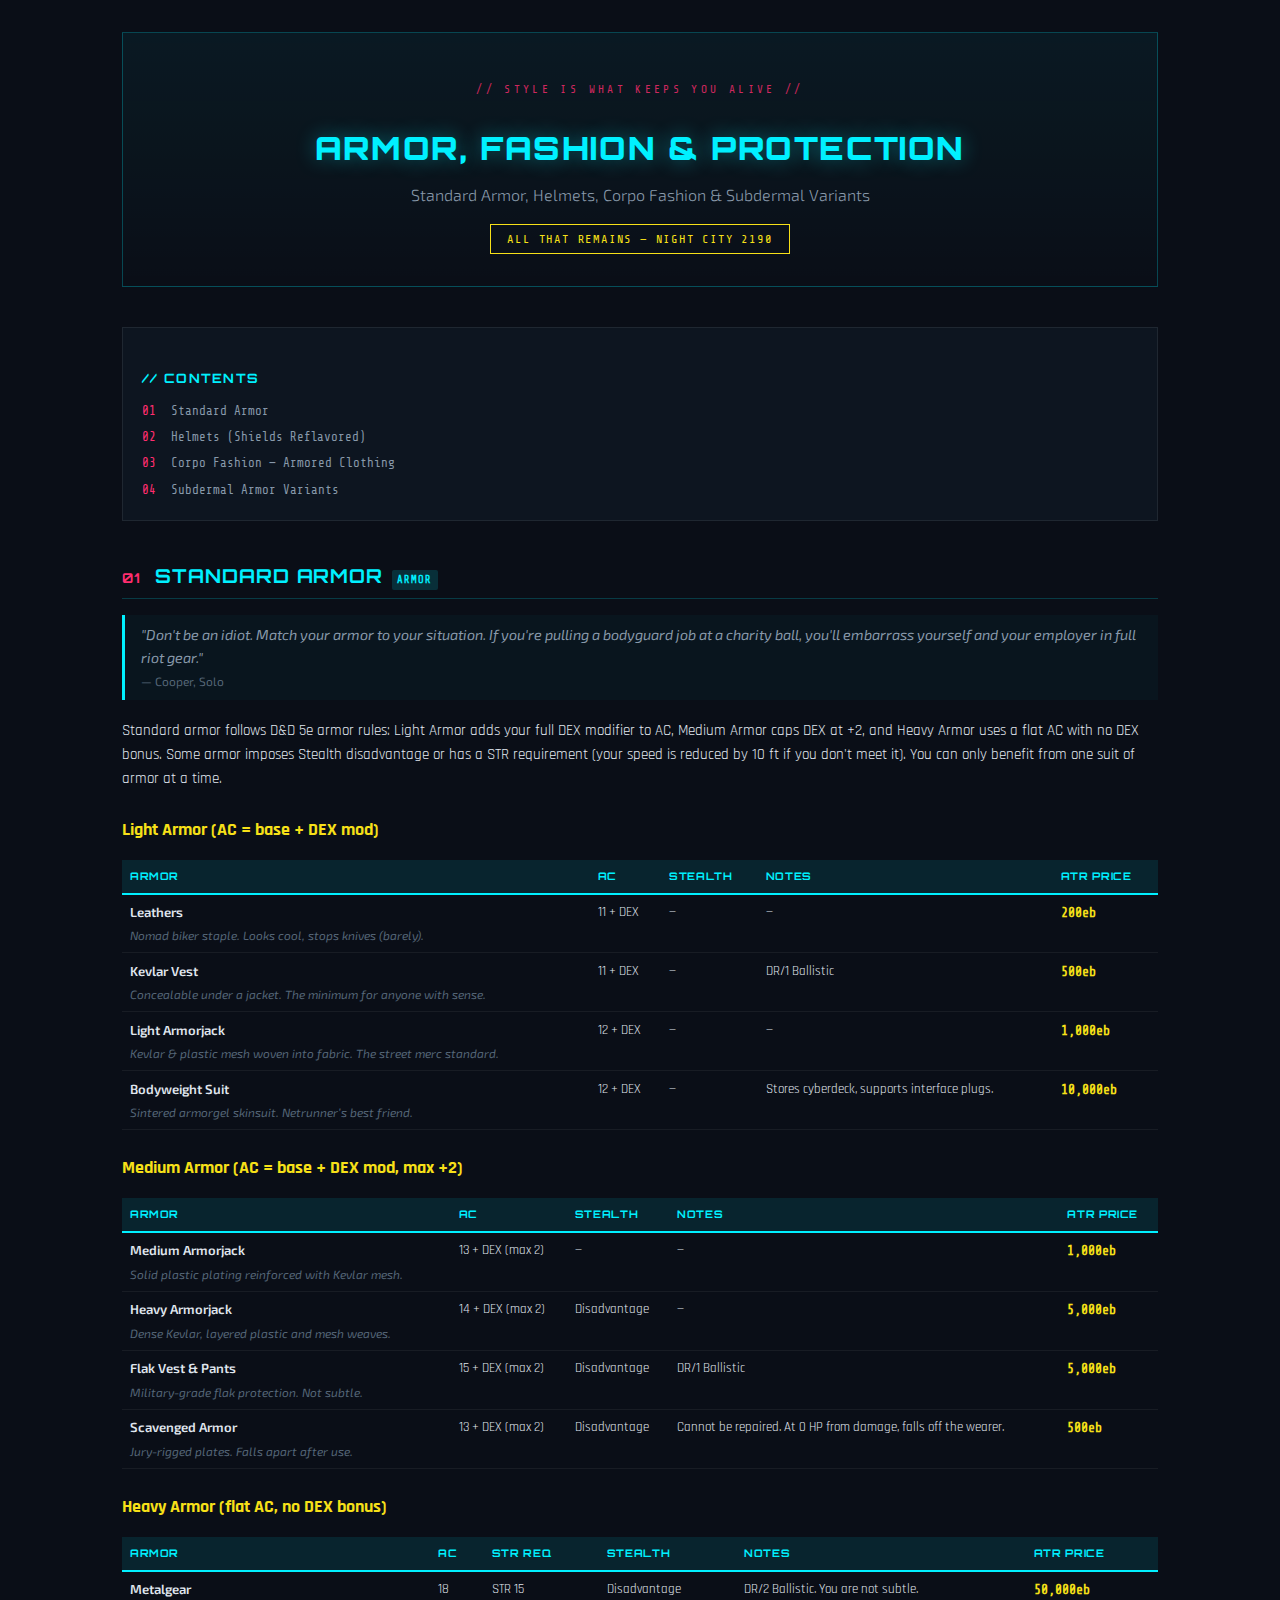
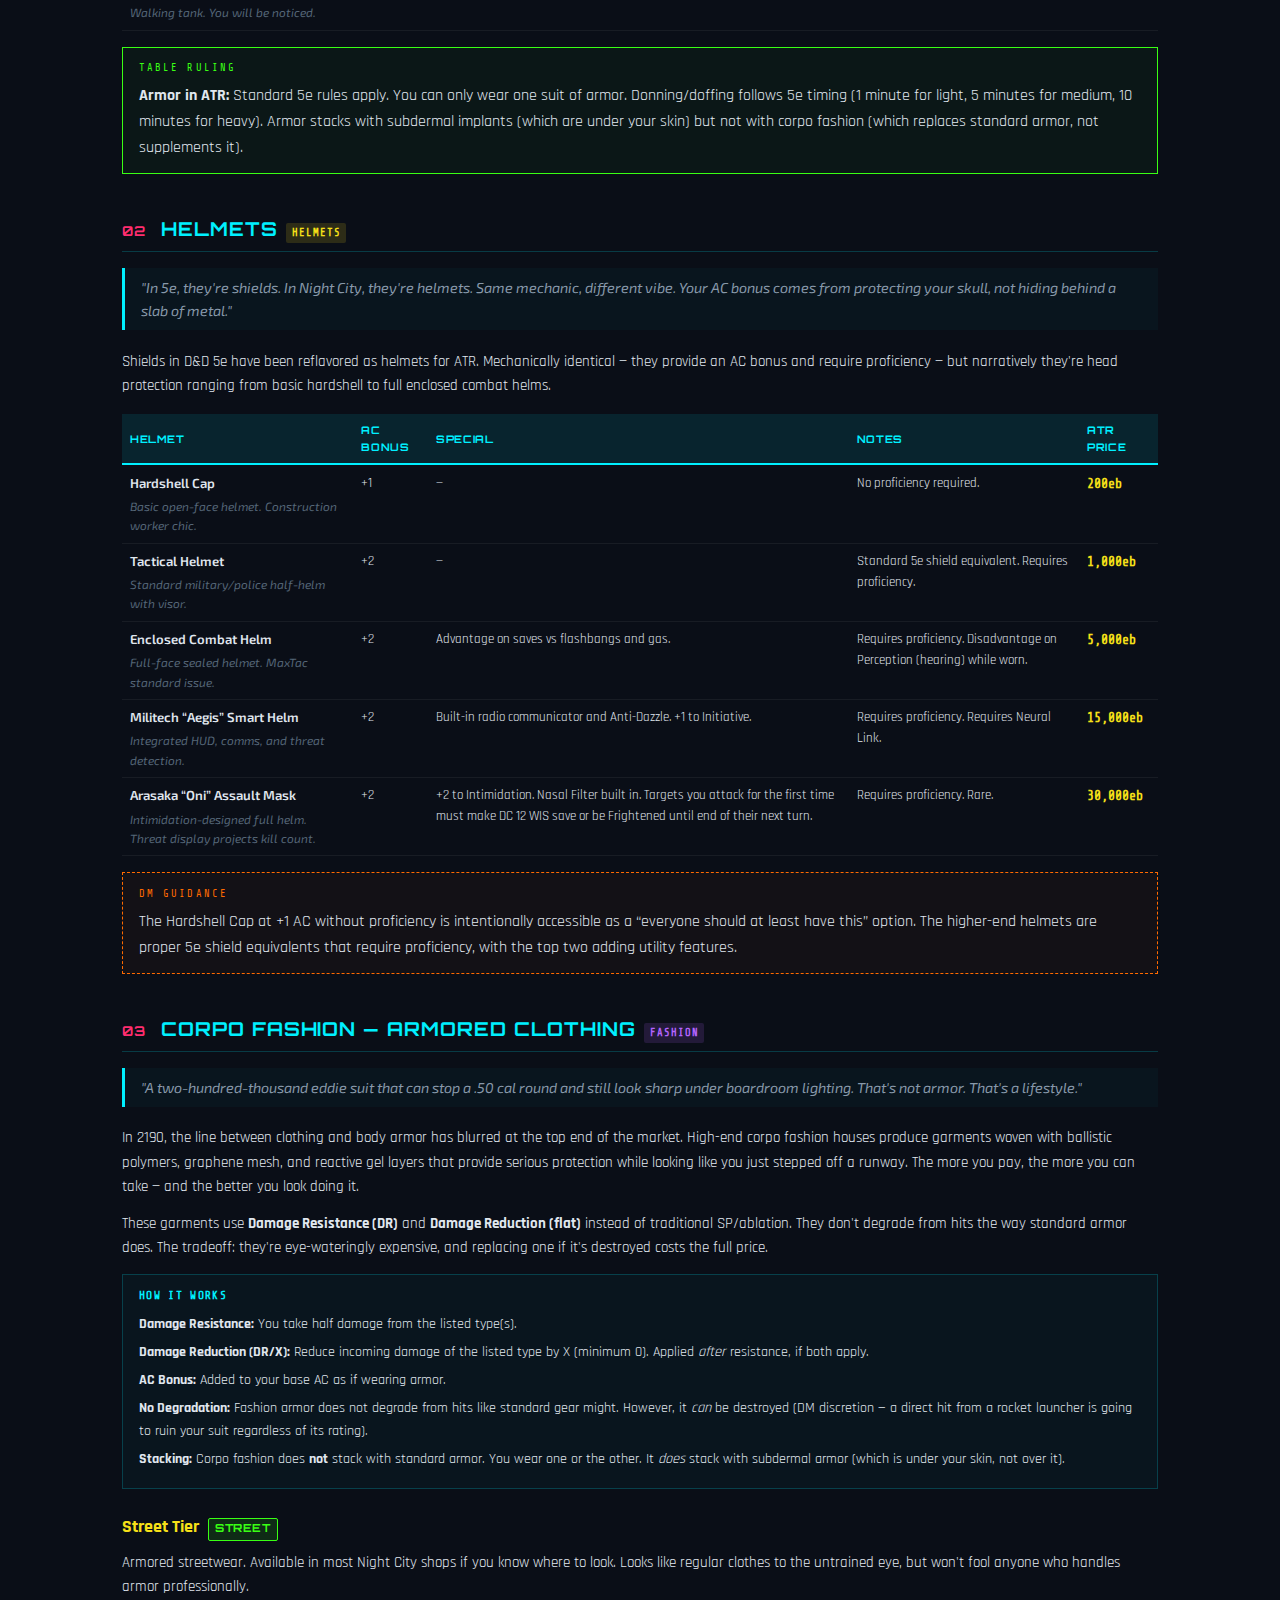
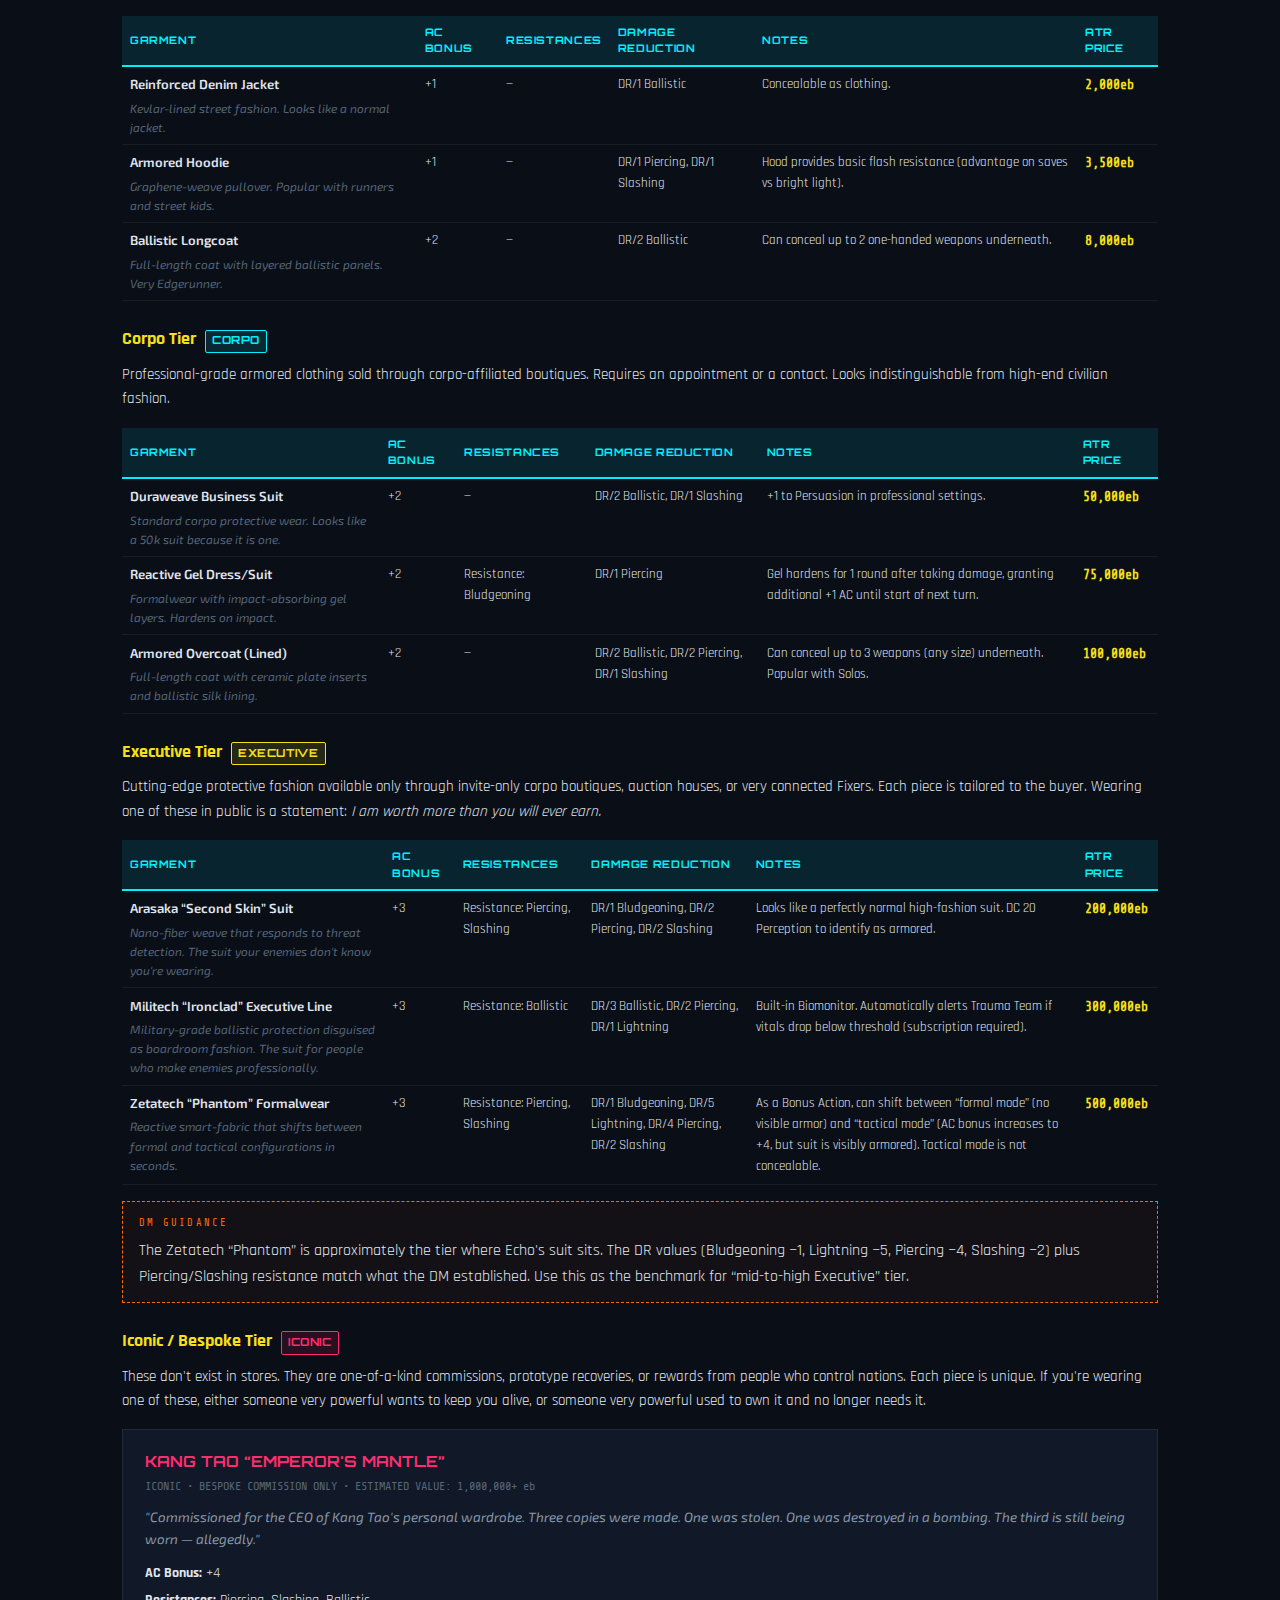
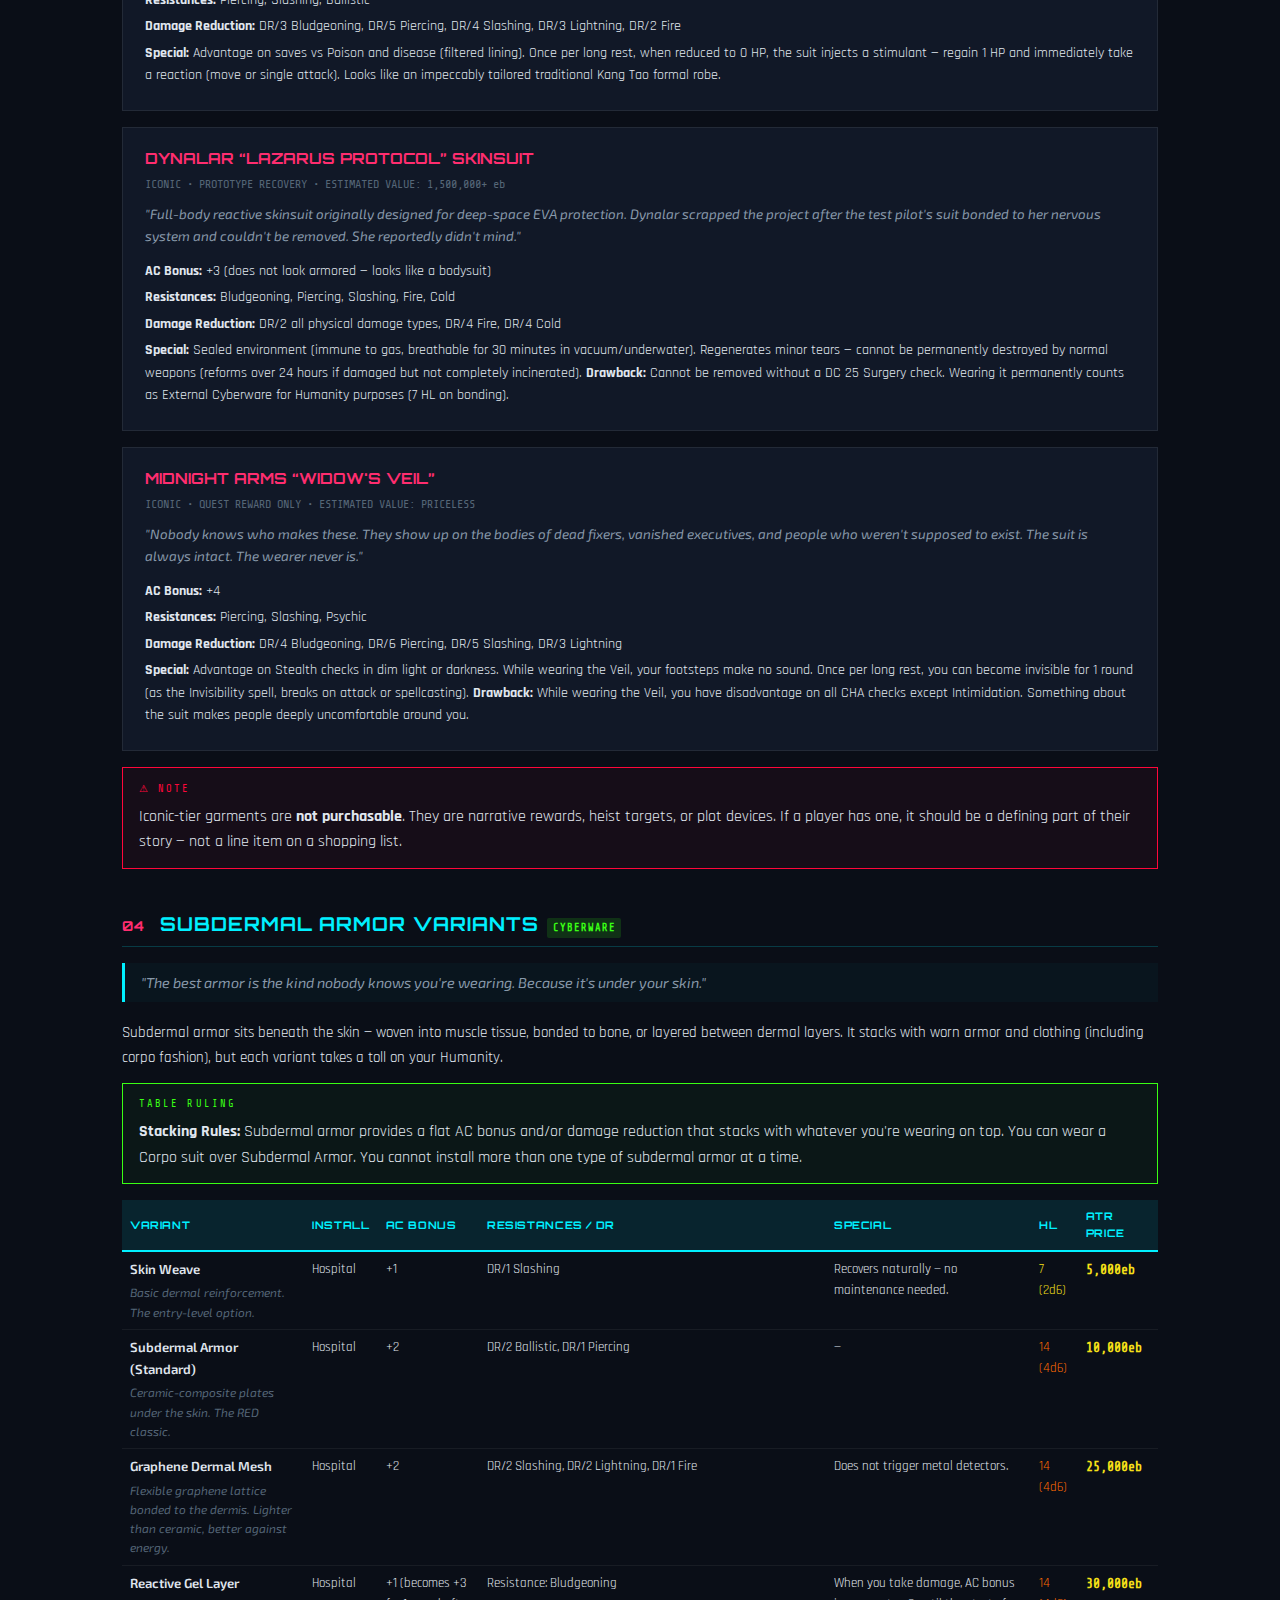
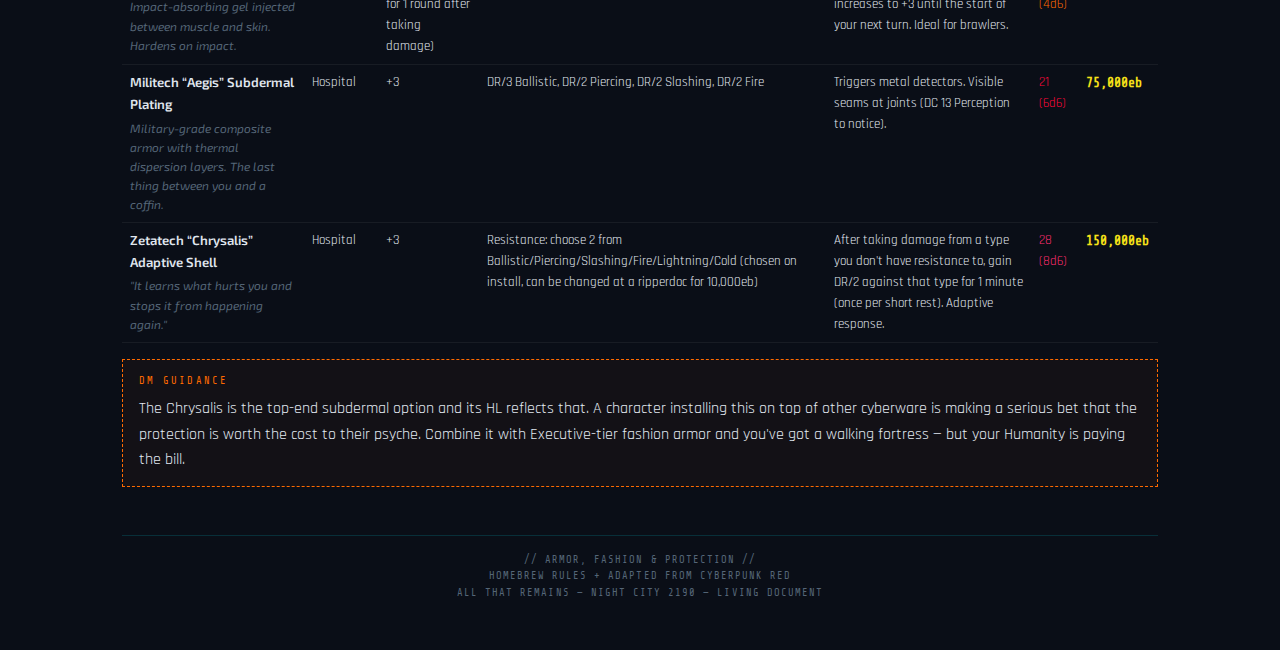
<file: Dnd/cyberpunkred2190/armor-fashion.html>
<!DOCTYPE html>
<html lang="en">
<head>
<meta charset="UTF-8">
<meta name="viewport" content="width=device-width, initial-scale=1.0">
<title>Armor, Fashion &amp; Protection — All That Remains</title>
<style>
  @import url('https://fonts.googleapis.com/css2?family=Orbitron:wght@400;700;900&family=Share+Tech+Mono&family=Rajdhani:wght@300;400;500;600;700&family=Exo+2:ital,wght@0,300;0,400;0,600;0,700;1,300;1,400&display=swap');
  :root {
    --cyan: #00f0ff; --magenta: #ff2d6f; --yellow: #f7e018; --green: #39ff14;
    --orange: #ff6a00; --red: #ff073a; --purple: #b464ff;
    --bg-dark: #0a0e17; --bg-panel: #111827; --bg-panel-alt: #0d1520;
    --border-glow: rgba(0,240,255,0.25);
    --text-primary: #e0e7ef; --text-muted: #8899aa; --text-dim: #556677;
  }
  * { margin:0; padding:0; box-sizing:border-box; }
  body { background:var(--bg-dark); color:var(--text-primary); font-family:'Rajdhani',sans-serif; font-weight:400; line-height:1.6; padding:2rem; max-width:1100px; margin:0 auto; }
  .doc-header { text-align:center; padding:3rem 2rem 2rem; border:1px solid var(--border-glow); background:linear-gradient(180deg,rgba(0,240,255,0.05) 0%,transparent 100%); margin-bottom:2.5rem; }
  .doc-header::before { content:"// STYLE IS WHAT KEEPS YOU ALIVE //"; display:block; font-family:'Share Tech Mono',monospace; font-size:0.7rem; color:var(--magenta); letter-spacing:0.3em; margin-bottom:1.5rem; opacity:0.8; }
  .doc-header h1 { font-family:'Orbitron',sans-serif; font-weight:900; font-size:2rem; color:var(--cyan); text-shadow:0 0 20px rgba(0,240,255,0.4); letter-spacing:0.05em; margin-bottom:0.5rem; }
  .doc-header .subtitle { font-family:'Exo 2',sans-serif; font-size:1rem; color:var(--text-muted); font-weight:300; }
  .doc-header .campaign-tag { display:inline-block; margin-top:1rem; padding:0.3rem 1rem; border:1px solid var(--yellow); color:var(--yellow); font-family:'Share Tech Mono',monospace; font-size:0.75rem; letter-spacing:0.15em; }
  h2 { font-family:'Orbitron',sans-serif; font-weight:700; font-size:1.2rem; color:var(--cyan); margin:2.5rem 0 1rem; padding-bottom:0.4rem; border-bottom:1px solid rgba(0,240,255,0.2); letter-spacing:0.05em; }
  h2 .section-num { color:var(--magenta); margin-right:0.5rem; font-size:0.85rem; }
  h3 { font-family:'Rajdhani',sans-serif; font-weight:700; font-size:1.1rem; color:var(--yellow); margin:1.5rem 0 0.6rem; }
  p { margin-bottom:0.8rem; font-size:0.95rem; }
  .flavor-quote { font-family:'Exo 2',sans-serif; font-style:italic; font-size:0.9rem; color:var(--text-muted); border-left:3px solid var(--cyan); padding:0.5rem 1rem; margin:0.8rem 0 1.2rem; background:rgba(0,240,255,0.03); }
  .flavor-quote .attribution { display:block; margin-top:0.2rem; font-size:0.75rem; color:var(--text-dim); font-style:normal; }
  .mechanic-box { border:1px solid rgba(0,240,255,0.2); padding:0.8rem 1rem; margin:0.8rem 0; background:rgba(0,240,255,0.03); }
  .mechanic-box h4 { font-family:'Share Tech Mono',monospace; font-size:0.7rem; color:var(--cyan); letter-spacing:0.12em; text-transform:uppercase; margin-bottom:0.5rem; }
  .mechanic-box p { margin-bottom:0.3rem; font-size:0.9rem; }
  .ruling-box { border:1px solid var(--green); padding:0.8rem 1rem; margin:0.8rem 0; background:rgba(57,255,20,0.04); }
  .ruling-box::before { content:"TABLE RULING"; display:block; font-family:'Share Tech Mono',monospace; font-size:0.65rem; color:var(--green); letter-spacing:0.2em; margin-bottom:0.4rem; }
  .dm-note { border:1px dashed var(--orange); padding:0.8rem 1rem; margin:0.8rem 0; background:rgba(255,106,0,0.04); }
  .dm-note::before { content:"DM GUIDANCE"; display:block; font-family:'Share Tech Mono',monospace; font-size:0.65rem; color:var(--orange); letter-spacing:0.2em; margin-bottom:0.4rem; }
  .warning-box { border:1px solid var(--red); padding:0.8rem 1rem; margin:0.8rem 0; background:rgba(255,7,58,0.05); }
  .warning-box::before { content:"⚠ NOTE"; display:block; font-family:'Share Tech Mono',monospace; font-size:0.65rem; color:var(--red); letter-spacing:0.2em; margin-bottom:0.4rem; }
  table { width:100%; border-collapse:collapse; margin:1rem 0; font-size:0.82rem; }
  thead th { background:rgba(0,240,255,0.1); color:var(--cyan); font-family:'Orbitron',sans-serif; font-weight:700; font-size:0.65rem; letter-spacing:0.06em; text-transform:uppercase; padding:0.5rem; text-align:left; border-bottom:2px solid var(--cyan); }
  tbody td { padding:0.45rem 0.5rem; border-bottom:1px solid rgba(255,255,255,0.06); vertical-align:top; }
  tbody tr:hover { background:rgba(0,240,255,0.03); }
  .model-name { font-family:'Exo 2',sans-serif; font-weight:600; color:var(--text-primary); }
  .model-desc { font-family:'Exo 2',sans-serif; font-size:0.75rem; color:var(--text-dim); font-style:italic; display:block; margin-top:0.15rem; }
  .price-atr { color:var(--yellow); font-family:'Share Tech Mono',monospace; font-weight:700; }
  .hl-low { color:var(--green); } .hl-mid { color:var(--yellow); } .hl-high { color:var(--orange); } .hl-extreme { color:var(--red); } .hl-psycho { color:var(--magenta); }
  .tag { display:inline-block; font-family:'Share Tech Mono',monospace; font-size:0.65rem; padding:0.1rem 0.35rem; border-radius:2px; margin:0.1rem 0.1rem; }
  .tag-armor { background:rgba(0,240,255,0.15); color:var(--cyan); }
  .tag-helm { background:rgba(247,224,24,0.15); color:var(--yellow); }
  .tag-fashion { background:rgba(180,100,255,0.15); color:var(--purple); }
  .tag-subdermal { background:rgba(57,255,20,0.15); color:var(--green); }
  .tier-badge { font-family:'Orbitron',sans-serif; font-weight:700; font-size:0.7rem; letter-spacing:0.05em; display:inline-block; padding:0.1rem 0.4rem; border-radius:2px; margin-left:0.3rem; }
  .tier-street { background:rgba(57,255,20,0.12); color:var(--green); border:1px solid var(--green); }
  .tier-corpo { background:rgba(0,240,255,0.12); color:var(--cyan); border:1px solid var(--cyan); }
  .tier-exec { background:rgba(247,224,24,0.12); color:var(--yellow); border:1px solid var(--yellow); }
  .tier-iconic { background:rgba(255,45,111,0.12); color:var(--magenta); border:1px solid var(--magenta); }
  .fashion-card { border:1px solid rgba(255,255,255,0.08); background:var(--bg-panel); padding:1.2rem 1.4rem; margin:1rem 0; }
  .fashion-card h4 { font-family:'Orbitron',sans-serif; font-size:0.95rem; margin-bottom:0.2rem; }
  .fashion-card .fashion-meta { font-family:'Share Tech Mono',monospace; font-size:0.75rem; color:var(--text-dim); margin-bottom:0.6rem; }
  .fashion-card .fashion-flavor { font-family:'Exo 2',sans-serif; font-style:italic; font-size:0.85rem; color:var(--text-muted); margin-bottom:0.8rem; }
  .stat-line { font-size:0.88rem; margin-bottom:0.25rem; }
  .toc { border:1px solid rgba(255,255,255,0.08); background:var(--bg-panel-alt); padding:1rem 1.2rem; margin-bottom:2rem; }
  .toc h3 { font-family:'Orbitron',sans-serif; font-size:0.8rem; color:var(--cyan); margin-bottom:0.6rem; letter-spacing:0.1em; }
  .toc ul { list-style:none; } .toc li { font-family:'Share Tech Mono',monospace; font-size:0.78rem; padding:0.2rem 0; color:var(--text-muted); } .toc li span { color:var(--magenta); margin-right:0.5rem; }
  .footer-bar { margin-top:3rem; padding:1rem; border-top:1px solid rgba(0,240,255,0.15); text-align:center; font-family:'Share Tech Mono',monospace; font-size:0.65rem; color:var(--text-dim); letter-spacing:0.1em; }
  @media print { body { background:#fff; color:#111; } .doc-header { border-color:#ccc; background:none; } .doc-header h1 { color:#111; text-shadow:none; } h2 { color:#333; border-color:#ccc; } thead th { background:#eee; color:#333; border-color:#333; } }
</style>
</head>
<body>

<div class="doc-header">
  <h1>ARMOR, FASHION &amp; PROTECTION</h1>
  <div class="subtitle">Standard Armor, Helmets, Corpo Fashion &amp; Subdermal Variants</div>
  <div class="campaign-tag">ALL THAT REMAINS &mdash; NIGHT CITY 2190</div>
</div>

<div class="toc">
  <h3>// CONTENTS</h3>
  <ul>
    <li><span>01</span> Standard Armor</li>
    <li><span>02</span> Helmets (Shields Reflavored)</li>
    <li><span>03</span> Corpo Fashion &mdash; Armored Clothing</li>
    <li><span>04</span> Subdermal Armor Variants</li>
  </ul>
</div>


<!-- ================================================================ -->
<h2><span class="section-num">01</span> STANDARD ARMOR <span class="tag tag-armor">ARMOR</span></h2>

<div class="flavor-quote">
  "Don't be an idiot. Match your armor to your situation. If you're pulling a bodyguard job at a charity ball, you'll embarrass yourself and your employer in full riot gear."
  <span class="attribution">&mdash; Cooper, Solo</span>
</div>

<p>Standard armor follows D&amp;D 5e armor rules: Light Armor adds your full DEX modifier to AC, Medium Armor caps DEX at +2, and Heavy Armor uses a flat AC with no DEX bonus. Some armor imposes Stealth disadvantage or has a STR requirement (your speed is reduced by 10 ft if you don't meet it). You can only benefit from one suit of armor at a time.</p>

<h3>Light Armor (AC = base + DEX mod)</h3>
<table>
  <thead>
    <tr><th>Armor</th><th>AC</th><th>Stealth</th><th>Notes</th><th>ATR Price</th></tr>
  </thead>
  <tbody>
    <tr><td><span class="model-name">Leathers</span><span class="model-desc">Nomad biker staple. Looks cool, stops knives (barely).</span></td><td>11 + DEX</td><td>&mdash;</td><td>&mdash;</td><td class="price-atr">200eb</td></tr>
    <tr><td><span class="model-name">Kevlar Vest</span><span class="model-desc">Concealable under a jacket. The minimum for anyone with sense.</span></td><td>11 + DEX</td><td>&mdash;</td><td>DR/1 Ballistic</td><td class="price-atr">500eb</td></tr>
    <tr><td><span class="model-name">Light Armorjack</span><span class="model-desc">Kevlar &amp; plastic mesh woven into fabric. The street merc standard.</span></td><td>12 + DEX</td><td>&mdash;</td><td>&mdash;</td><td class="price-atr">1,000eb</td></tr>
    <tr><td><span class="model-name">Bodyweight Suit</span><span class="model-desc">Sintered armorgel skinsuit. Netrunner&rsquo;s best friend.</span></td><td>12 + DEX</td><td>&mdash;</td><td>Stores cyberdeck, supports interface plugs.</td><td class="price-atr">10,000eb</td></tr>
  </tbody>
</table>

<h3>Medium Armor (AC = base + DEX mod, max +2)</h3>
<table>
  <thead>
    <tr><th>Armor</th><th>AC</th><th>Stealth</th><th>Notes</th><th>ATR Price</th></tr>
  </thead>
  <tbody>
    <tr><td><span class="model-name">Medium Armorjack</span><span class="model-desc">Solid plastic plating reinforced with Kevlar mesh.</span></td><td>13 + DEX (max 2)</td><td>&mdash;</td><td>&mdash;</td><td class="price-atr">1,000eb</td></tr>
    <tr><td><span class="model-name">Heavy Armorjack</span><span class="model-desc">Dense Kevlar, layered plastic and mesh weaves.</span></td><td>14 + DEX (max 2)</td><td>Disadvantage</td><td>&mdash;</td><td class="price-atr">5,000eb</td></tr>
    <tr><td><span class="model-name">Flak Vest &amp; Pants</span><span class="model-desc">Military-grade flak protection. Not subtle.</span></td><td>15 + DEX (max 2)</td><td>Disadvantage</td><td>DR/1 Ballistic</td><td class="price-atr">5,000eb</td></tr>
    <tr><td><span class="model-name">Scavenged Armor</span><span class="model-desc">Jury-rigged plates. Falls apart after use.</span></td><td>13 + DEX (max 2)</td><td>Disadvantage</td><td>Cannot be repaired. At 0 HP from damage, falls off the wearer.</td><td class="price-atr">500eb</td></tr>
  </tbody>
</table>

<h3>Heavy Armor (flat AC, no DEX bonus)</h3>
<table>
  <thead>
    <tr><th>Armor</th><th>AC</th><th>STR Req</th><th>Stealth</th><th>Notes</th><th>ATR Price</th></tr>
  </thead>
  <tbody>
    <tr><td><span class="model-name">Metalgear</span><span class="model-desc">Walking tank. You will be noticed.</span></td><td>18</td><td>STR 15</td><td>Disadvantage</td><td>DR/2 Ballistic. You are not subtle.</td><td class="price-atr">50,000eb</td></tr>
  </tbody>
</table>

<div class="ruling-box">
  <strong>Armor in ATR:</strong> Standard 5e rules apply. You can only wear one suit of armor. Donning/doffing follows 5e timing (1 minute for light, 5 minutes for medium, 10 minutes for heavy). Armor stacks with subdermal implants (which are under your skin) but not with corpo fashion (which replaces standard armor, not supplements it).
</div>


<!-- ================================================================ -->
<h2><span class="section-num">02</span> HELMETS <span class="tag tag-helm">HELMETS</span></h2>

<div class="flavor-quote">
  "In 5e, they're shields. In Night City, they're helmets. Same mechanic, different vibe. Your AC bonus comes from protecting your skull, not hiding behind a slab of metal."
</div>

<p>Shields in D&amp;D 5e have been reflavored as helmets for ATR. Mechanically identical &mdash; they provide an AC bonus and require proficiency &mdash; but narratively they're head protection ranging from basic hardshell to full enclosed combat helms.</p>

<table>
  <thead>
    <tr><th>Helmet</th><th>AC Bonus</th><th>Special</th><th>Notes</th><th>ATR Price</th></tr>
  </thead>
  <tbody>
    <tr><td><span class="model-name">Hardshell Cap</span><span class="model-desc">Basic open-face helmet. Construction worker chic.</span></td><td>+1</td><td>&mdash;</td><td>No proficiency required.</td><td class="price-atr">200eb</td></tr>
    <tr><td><span class="model-name">Tactical Helmet</span><span class="model-desc">Standard military/police half-helm with visor.</span></td><td>+2</td><td>&mdash;</td><td>Standard 5e shield equivalent. Requires proficiency.</td><td class="price-atr">1,000eb</td></tr>
    <tr><td><span class="model-name">Enclosed Combat Helm</span><span class="model-desc">Full-face sealed helmet. MaxTac standard issue.</span></td><td>+2</td><td>Advantage on saves vs flashbangs and gas.</td><td>Requires proficiency. Disadvantage on Perception (hearing) while worn.</td><td class="price-atr">5,000eb</td></tr>
    <tr><td><span class="model-name">Militech &ldquo;Aegis&rdquo; Smart Helm</span><span class="model-desc">Integrated HUD, comms, and threat detection.</span></td><td>+2</td><td>Built-in radio communicator and Anti-Dazzle. +1 to Initiative.</td><td>Requires proficiency. Requires Neural Link.</td><td class="price-atr">15,000eb</td></tr>
    <tr><td><span class="model-name">Arasaka &ldquo;Oni&rdquo; Assault Mask</span><span class="model-desc">Intimidation-designed full helm. Threat display projects kill count.</span></td><td>+2</td><td>+2 to Intimidation. Nasal Filter built in. Targets you attack for the first time must make DC 12 WIS save or be Frightened until end of their next turn.</td><td>Requires proficiency. Rare.</td><td class="price-atr">30,000eb</td></tr>
  </tbody>
</table>

<div class="dm-note">
  The Hardshell Cap at +1 AC without proficiency is intentionally accessible as a &ldquo;everyone should at least have this&rdquo; option. The higher-end helmets are proper 5e shield equivalents that require proficiency, with the top two adding utility features.
</div>


<!-- ================================================================ -->
<h2><span class="section-num">03</span> CORPO FASHION &mdash; ARMORED CLOTHING <span class="tag tag-fashion">FASHION</span></h2>

<div class="flavor-quote">
  "A two-hundred-thousand eddie suit that can stop a .50 cal round and still look sharp under boardroom lighting. That's not armor. That's a lifestyle."
</div>

<p>In 2190, the line between clothing and body armor has blurred at the top end of the market. High-end corpo fashion houses produce garments woven with ballistic polymers, graphene mesh, and reactive gel layers that provide serious protection while looking like you just stepped off a runway. The more you pay, the more you can take &mdash; and the better you look doing it.</p>

<p>These garments use <strong>Damage Resistance (DR)</strong> and <strong>Damage Reduction (flat)</strong> instead of traditional SP/ablation. They don't degrade from hits the way standard armor does. The tradeoff: they're eye-wateringly expensive, and replacing one if it's destroyed costs the full price.</p>

<div class="mechanic-box">
  <h4>How It Works</h4>
  <p><strong>Damage Resistance:</strong> You take half damage from the listed type(s).</p>
  <p><strong>Damage Reduction (DR/X):</strong> Reduce incoming damage of the listed type by X (minimum 0). Applied <em>after</em> resistance, if both apply.</p>
  <p><strong>AC Bonus:</strong> Added to your base AC as if wearing armor.</p>
  <p><strong>No Degradation:</strong> Fashion armor does not degrade from hits like standard gear might. However, it <em>can</em> be destroyed (DM discretion &mdash; a direct hit from a rocket launcher is going to ruin your suit regardless of its rating).</p>
  <p><strong>Stacking:</strong> Corpo fashion does <strong>not</strong> stack with standard armor. You wear one or the other. It <em>does</em> stack with subdermal armor (which is under your skin, not over it).</p>
</div>

<h3>Street Tier <span class="tier-badge tier-street">STREET</span></h3>
<p>Armored streetwear. Available in most Night City shops if you know where to look. Looks like regular clothes to the untrained eye, but won't fool anyone who handles armor professionally.</p>

<table>
  <thead><tr><th>Garment</th><th>AC Bonus</th><th>Resistances</th><th>Damage Reduction</th><th>Notes</th><th>ATR Price</th></tr></thead>
  <tbody>
    <tr>
      <td><span class="model-name">Reinforced Denim Jacket</span><span class="model-desc">Kevlar-lined street fashion. Looks like a normal jacket.</span></td>
      <td>+1</td><td>&mdash;</td><td>DR/1 Ballistic</td>
      <td>Concealable as clothing.</td>
      <td class="price-atr">2,000eb</td>
    </tr>
    <tr>
      <td><span class="model-name">Armored Hoodie</span><span class="model-desc">Graphene-weave pullover. Popular with runners and street kids.</span></td>
      <td>+1</td><td>&mdash;</td><td>DR/1 Piercing, DR/1 Slashing</td>
      <td>Hood provides basic flash resistance (advantage on saves vs bright light).</td>
      <td class="price-atr">3,500eb</td>
    </tr>
    <tr>
      <td><span class="model-name">Ballistic Longcoat</span><span class="model-desc">Full-length coat with layered ballistic panels. Very Edgerunner.</span></td>
      <td>+2</td><td>&mdash;</td><td>DR/2 Ballistic</td>
      <td>Can conceal up to 2 one-handed weapons underneath.</td>
      <td class="price-atr">8,000eb</td>
    </tr>
  </tbody>
</table>

<h3>Corpo Tier <span class="tier-badge tier-corpo">CORPO</span></h3>
<p>Professional-grade armored clothing sold through corpo-affiliated boutiques. Requires an appointment or a contact. Looks indistinguishable from high-end civilian fashion.</p>

<table>
  <thead><tr><th>Garment</th><th>AC Bonus</th><th>Resistances</th><th>Damage Reduction</th><th>Notes</th><th>ATR Price</th></tr></thead>
  <tbody>
    <tr>
      <td><span class="model-name">Duraweave Business Suit</span><span class="model-desc">Standard corpo protective wear. Looks like a 50k suit because it is one.</span></td>
      <td>+2</td><td>&mdash;</td><td>DR/2 Ballistic, DR/1 Slashing</td>
      <td>+1 to Persuasion in professional settings.</td>
      <td class="price-atr">50,000eb</td>
    </tr>
    <tr>
      <td><span class="model-name">Reactive Gel Dress/Suit</span><span class="model-desc">Formalwear with impact-absorbing gel layers. Hardens on impact.</span></td>
      <td>+2</td><td>Resistance: Bludgeoning</td><td>DR/1 Piercing</td>
      <td>Gel hardens for 1 round after taking damage, granting additional +1 AC until start of next turn.</td>
      <td class="price-atr">75,000eb</td>
    </tr>
    <tr>
      <td><span class="model-name">Armored Overcoat (Lined)</span><span class="model-desc">Full-length coat with ceramic plate inserts and ballistic silk lining.</span></td>
      <td>+2</td><td>&mdash;</td><td>DR/2 Ballistic, DR/2 Piercing, DR/1 Slashing</td>
      <td>Can conceal up to 3 weapons (any size) underneath. Popular with Solos.</td>
      <td class="price-atr">100,000eb</td>
    </tr>
  </tbody>
</table>

<h3>Executive Tier <span class="tier-badge tier-exec">EXECUTIVE</span></h3>
<p>Cutting-edge protective fashion available only through invite-only corpo boutiques, auction houses, or very connected Fixers. Each piece is tailored to the buyer. Wearing one of these in public is a statement: <em>I am worth more than you will ever earn.</em></p>

<table>
  <thead><tr><th>Garment</th><th>AC Bonus</th><th>Resistances</th><th>Damage Reduction</th><th>Notes</th><th>ATR Price</th></tr></thead>
  <tbody>
    <tr>
      <td><span class="model-name">Arasaka &ldquo;Second Skin&rdquo; Suit</span><span class="model-desc">Nano-fiber weave that responds to threat detection. The suit your enemies don't know you're wearing.</span></td>
      <td>+3</td><td>Resistance: Piercing, Slashing</td><td>DR/1 Bludgeoning, DR/2 Piercing, DR/2 Slashing</td>
      <td>Looks like a perfectly normal high-fashion suit. DC 20 Perception to identify as armored.</td>
      <td class="price-atr">200,000eb</td>
    </tr>
    <tr>
      <td><span class="model-name">Militech &ldquo;Ironclad&rdquo; Executive Line</span><span class="model-desc">Military-grade ballistic protection disguised as boardroom fashion. The suit for people who make enemies professionally.</span></td>
      <td>+3</td><td>Resistance: Ballistic</td><td>DR/3 Ballistic, DR/2 Piercing, DR/1 Lightning</td>
      <td>Built-in Biomonitor. Automatically alerts Trauma Team if vitals drop below threshold (subscription required).</td>
      <td class="price-atr">300,000eb</td>
    </tr>
    <tr>
      <td><span class="model-name">Zetatech &ldquo;Phantom&rdquo; Formalwear</span><span class="model-desc">Reactive smart-fabric that shifts between formal and tactical configurations in seconds.</span></td>
      <td>+3</td><td>Resistance: Piercing, Slashing</td><td>DR/1 Bludgeoning, DR/5 Lightning, DR/4 Piercing, DR/2 Slashing</td>
      <td>As a Bonus Action, can shift between &ldquo;formal mode&rdquo; (no visible armor) and &ldquo;tactical mode&rdquo; (AC bonus increases to +4, but suit is visibly armored). Tactical mode is not concealable.</td>
      <td class="price-atr">500,000eb</td>
    </tr>
  </tbody>
</table>

<div class="dm-note">
  The Zetatech &ldquo;Phantom&rdquo; is approximately the tier where Echo's suit sits. The DR values (Bludgeoning &minus;1, Lightning &minus;5, Piercing &minus;4, Slashing &minus;2) plus Piercing/Slashing resistance match what the DM established. Use this as the benchmark for &ldquo;mid-to-high Executive&rdquo; tier.
</div>

<h3>Iconic / Bespoke Tier <span class="tier-badge tier-iconic">ICONIC</span></h3>
<p>These don't exist in stores. They are one-of-a-kind commissions, prototype recoveries, or rewards from people who control nations. Each piece is unique. If you're wearing one of these, either someone very powerful wants to keep you alive, or someone very powerful used to own it and no longer needs it.</p>

<div class="fashion-card">
  <h4 style="color: var(--magenta);">KANG TAO &ldquo;EMPEROR'S MANTLE&rdquo;</h4>
  <div class="fashion-meta">ICONIC &bull; BESPOKE COMMISSION ONLY &bull; ESTIMATED VALUE: 1,000,000+ eb</div>
  <div class="fashion-flavor">"Commissioned for the CEO of Kang Tao's personal wardrobe. Three copies were made. One was stolen. One was destroyed in a bombing. The third is still being worn &mdash; allegedly."</div>
  <p class="stat-line"><strong>AC Bonus:</strong> +4</p>
  <p class="stat-line"><strong>Resistances:</strong> Piercing, Slashing, Ballistic</p>
  <p class="stat-line"><strong>Damage Reduction:</strong> DR/3 Bludgeoning, DR/5 Piercing, DR/4 Slashing, DR/3 Lightning, DR/2 Fire</p>
  <p class="stat-line"><strong>Special:</strong> Advantage on saves vs Poison and disease (filtered lining). Once per long rest, when reduced to 0 HP, the suit injects a stimulant &mdash; regain 1 HP and immediately take a reaction (move or single attack). Looks like an impeccably tailored traditional Kang Tao formal robe.</p>
</div>

<div class="fashion-card">
  <h4 style="color: var(--magenta);">DYNALAR &ldquo;LAZARUS PROTOCOL&rdquo; SKINSUIT</h4>
  <div class="fashion-meta">ICONIC &bull; PROTOTYPE RECOVERY &bull; ESTIMATED VALUE: 1,500,000+ eb</div>
  <div class="fashion-flavor">"Full-body reactive skinsuit originally designed for deep-space EVA protection. Dynalar scrapped the project after the test pilot's suit bonded to her nervous system and couldn't be removed. She reportedly didn't mind."</div>
  <p class="stat-line"><strong>AC Bonus:</strong> +3 (does not look armored &mdash; looks like a bodysuit)</p>
  <p class="stat-line"><strong>Resistances:</strong> Bludgeoning, Piercing, Slashing, Fire, Cold</p>
  <p class="stat-line"><strong>Damage Reduction:</strong> DR/2 all physical damage types, DR/4 Fire, DR/4 Cold</p>
  <p class="stat-line"><strong>Special:</strong> Sealed environment (immune to gas, breathable for 30 minutes in vacuum/underwater). Regenerates minor tears &mdash; cannot be permanently destroyed by normal weapons (reforms over 24 hours if damaged but not completely incinerated). <strong>Drawback:</strong> Cannot be removed without a DC 25 Surgery check. Wearing it permanently counts as External Cyberware for Humanity purposes (7 HL on bonding).</p>
</div>

<div class="fashion-card">
  <h4 style="color: var(--magenta);">MIDNIGHT ARMS &ldquo;WIDOW'S VEIL&rdquo;</h4>
  <div class="fashion-meta">ICONIC &bull; QUEST REWARD ONLY &bull; ESTIMATED VALUE: PRICELESS</div>
  <div class="fashion-flavor">"Nobody knows who makes these. They show up on the bodies of dead fixers, vanished executives, and people who weren't supposed to exist. The suit is always intact. The wearer never is."</div>
  <p class="stat-line"><strong>AC Bonus:</strong> +4</p>
  <p class="stat-line"><strong>Resistances:</strong> Piercing, Slashing, Psychic</p>
  <p class="stat-line"><strong>Damage Reduction:</strong> DR/4 Bludgeoning, DR/6 Piercing, DR/5 Slashing, DR/3 Lightning</p>
  <p class="stat-line"><strong>Special:</strong> Advantage on Stealth checks in dim light or darkness. While wearing the Veil, your footsteps make no sound. Once per long rest, you can become invisible for 1 round (as the Invisibility spell, breaks on attack or spellcasting). <strong>Drawback:</strong> While wearing the Veil, you have disadvantage on all CHA checks except Intimidation. Something about the suit makes people deeply uncomfortable around you.</p>
</div>

<div class="warning-box">
  Iconic-tier garments are <strong>not purchasable</strong>. They are narrative rewards, heist targets, or plot devices. If a player has one, it should be a defining part of their story &mdash; not a line item on a shopping list.
</div>


<!-- ================================================================ -->
<h2><span class="section-num">04</span> SUBDERMAL ARMOR VARIANTS <span class="tag tag-subdermal">CYBERWARE</span></h2>

<div class="flavor-quote">
  "The best armor is the kind nobody knows you're wearing. Because it's under your skin."
</div>

<p>Subdermal armor sits beneath the skin &mdash; woven into muscle tissue, bonded to bone, or layered between dermal layers. It stacks with worn armor and clothing (including corpo fashion), but each variant takes a toll on your Humanity.</p>

<div class="ruling-box">
  <strong>Stacking Rules:</strong> Subdermal armor provides a flat AC bonus and/or damage reduction that stacks with whatever you're wearing on top. You can wear a Corpo suit over Subdermal Armor. You cannot install more than one type of subdermal armor at a time.
</div>

<table>
  <thead>
    <tr><th>Variant</th><th>Install</th><th>AC Bonus</th><th>Resistances / DR</th><th>Special</th><th>HL</th><th>ATR Price</th></tr>
  </thead>
  <tbody>
    <tr>
      <td><span class="model-name">Skin Weave</span><span class="model-desc">Basic dermal reinforcement. The entry-level option.</span></td>
      <td>Hospital</td>
      <td>+1</td>
      <td>DR/1 Slashing</td>
      <td>Recovers naturally &mdash; no maintenance needed.</td>
      <td class="hl-mid">7 (2d6)</td>
      <td class="price-atr">5,000eb</td>
    </tr>
    <tr>
      <td><span class="model-name">Subdermal Armor (Standard)</span><span class="model-desc">Ceramic-composite plates under the skin. The RED classic.</span></td>
      <td>Hospital</td>
      <td>+2</td>
      <td>DR/2 Ballistic, DR/1 Piercing</td>
      <td>&mdash;</td>
      <td class="hl-high">14 (4d6)</td>
      <td class="price-atr">10,000eb</td>
    </tr>
    <tr>
      <td><span class="model-name">Graphene Dermal Mesh</span><span class="model-desc">Flexible graphene lattice bonded to the dermis. Lighter than ceramic, better against energy.</span></td>
      <td>Hospital</td>
      <td>+2</td>
      <td>DR/2 Slashing, DR/2 Lightning, DR/1 Fire</td>
      <td>Does not trigger metal detectors.</td>
      <td class="hl-high">14 (4d6)</td>
      <td class="price-atr">25,000eb</td>
    </tr>
    <tr>
      <td><span class="model-name">Reactive Gel Layer</span><span class="model-desc">Impact-absorbing gel injected between muscle and skin. Hardens on impact.</span></td>
      <td>Hospital</td>
      <td>+1 (becomes +3 for 1 round after taking damage)</td>
      <td>Resistance: Bludgeoning</td>
      <td>When you take damage, AC bonus increases to +3 until the start of your next turn. Ideal for brawlers.</td>
      <td class="hl-high">14 (4d6)</td>
      <td class="price-atr">30,000eb</td>
    </tr>
    <tr>
      <td><span class="model-name">Militech &ldquo;Aegis&rdquo; Subdermal Plating</span><span class="model-desc">Military-grade composite armor with thermal dispersion layers. The last thing between you and a coffin.</span></td>
      <td>Hospital</td>
      <td>+3</td>
      <td>DR/3 Ballistic, DR/2 Piercing, DR/2 Slashing, DR/2 Fire</td>
      <td>Triggers metal detectors. Visible seams at joints (DC 13 Perception to notice).</td>
      <td class="hl-extreme">21 (6d6)</td>
      <td class="price-atr">75,000eb</td>
    </tr>
    <tr>
      <td><span class="model-name">Zetatech &ldquo;Chrysalis&rdquo; Adaptive Shell</span><span class="model-desc">"It learns what hurts you and stops it from happening again."</span></td>
      <td>Hospital</td>
      <td>+3</td>
      <td>Resistance: choose 2 from Ballistic/Piercing/Slashing/Fire/Lightning/Cold (chosen on install, can be changed at a ripperdoc for 10,000eb)</td>
      <td>After taking damage from a type you don't have resistance to, gain DR/2 against that type for 1 minute (once per short rest). Adaptive response.</td>
      <td class="hl-psycho">28 (8d6)</td>
      <td class="price-atr">150,000eb</td>
    </tr>
  </tbody>
</table>

<div class="dm-note">
  The Chrysalis is the top-end subdermal option and its HL reflects that. A character installing this on top of other cyberware is making a serious bet that the protection is worth the cost to their psyche. Combine it with Executive-tier fashion armor and you've got a walking fortress &mdash; but your Humanity is paying the bill.
</div>


<div class="footer-bar">
  // ARMOR, FASHION &amp; PROTECTION //<br>
  HOMEBREW RULES + ADAPTED FROM CYBERPUNK RED<br>
  ALL THAT REMAINS &mdash; NIGHT CITY 2190 &mdash; LIVING DOCUMENT
</div>

</body>
</html>
</file>
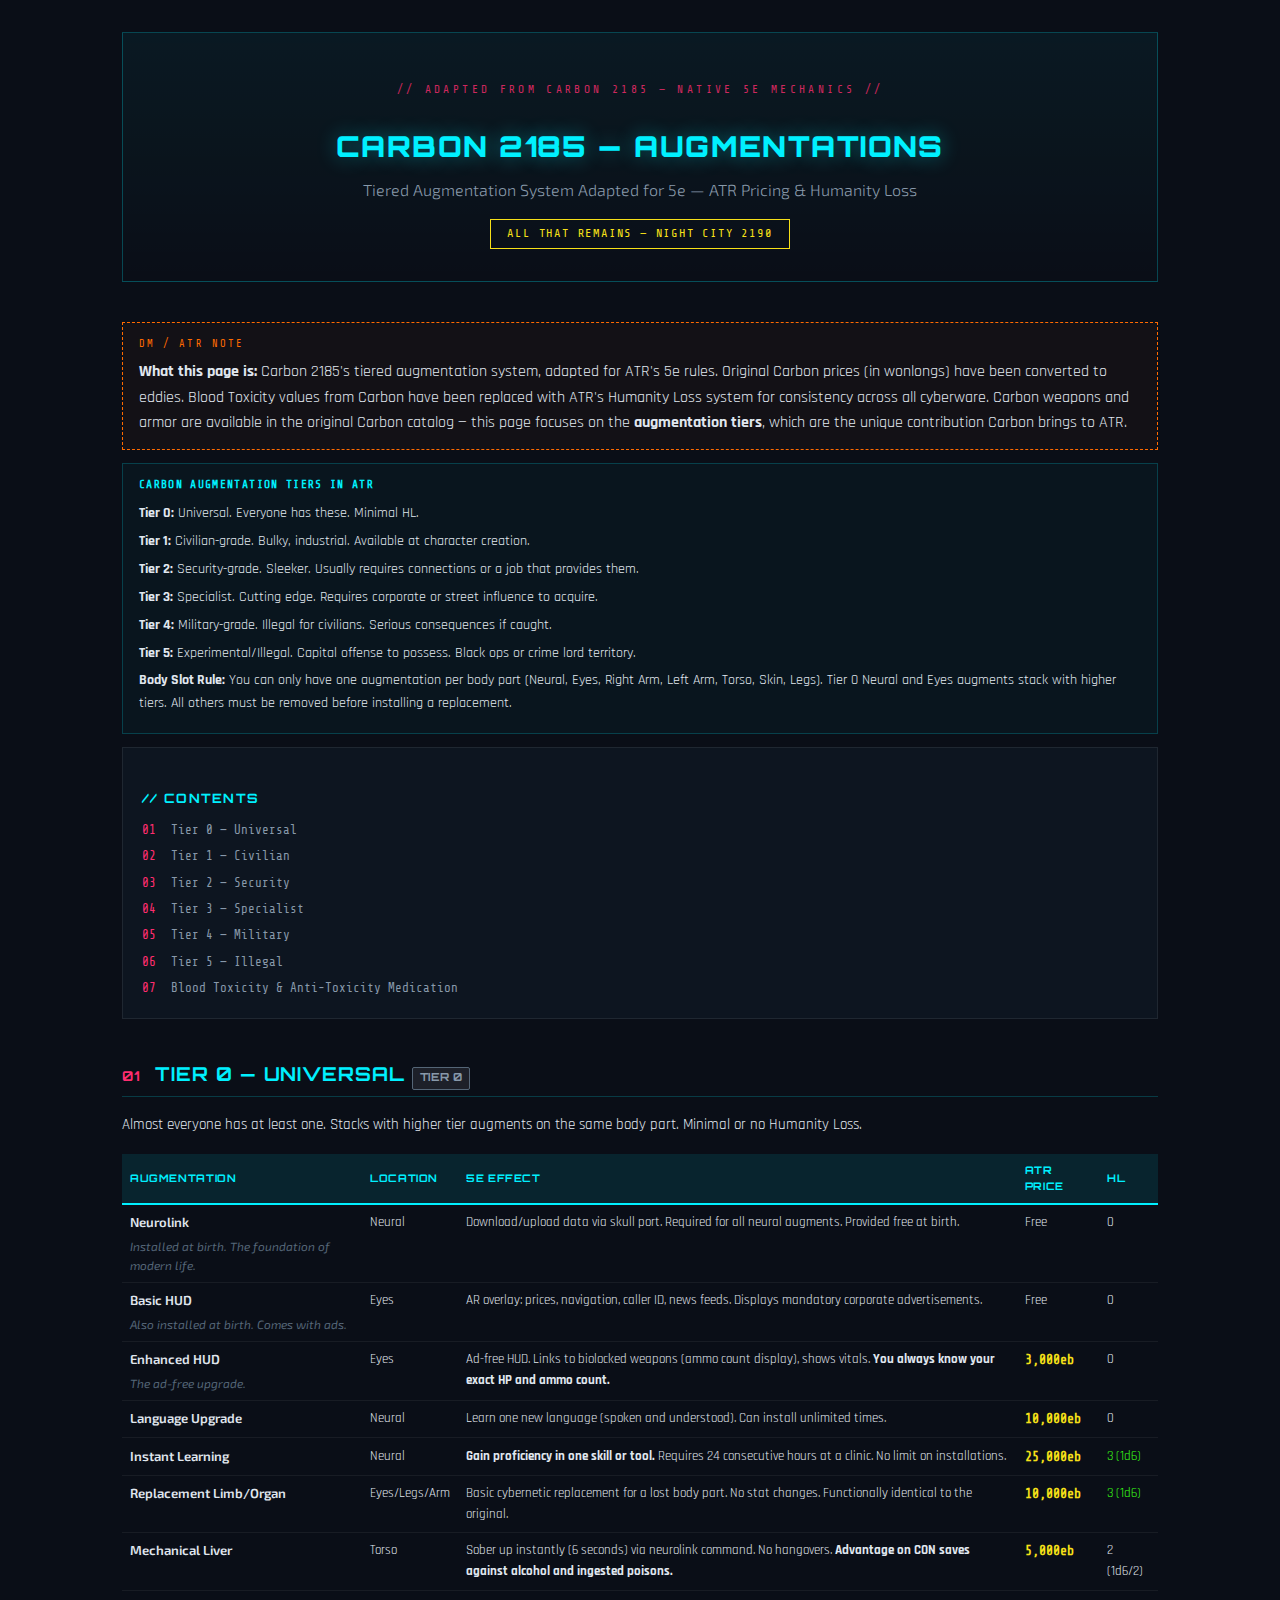
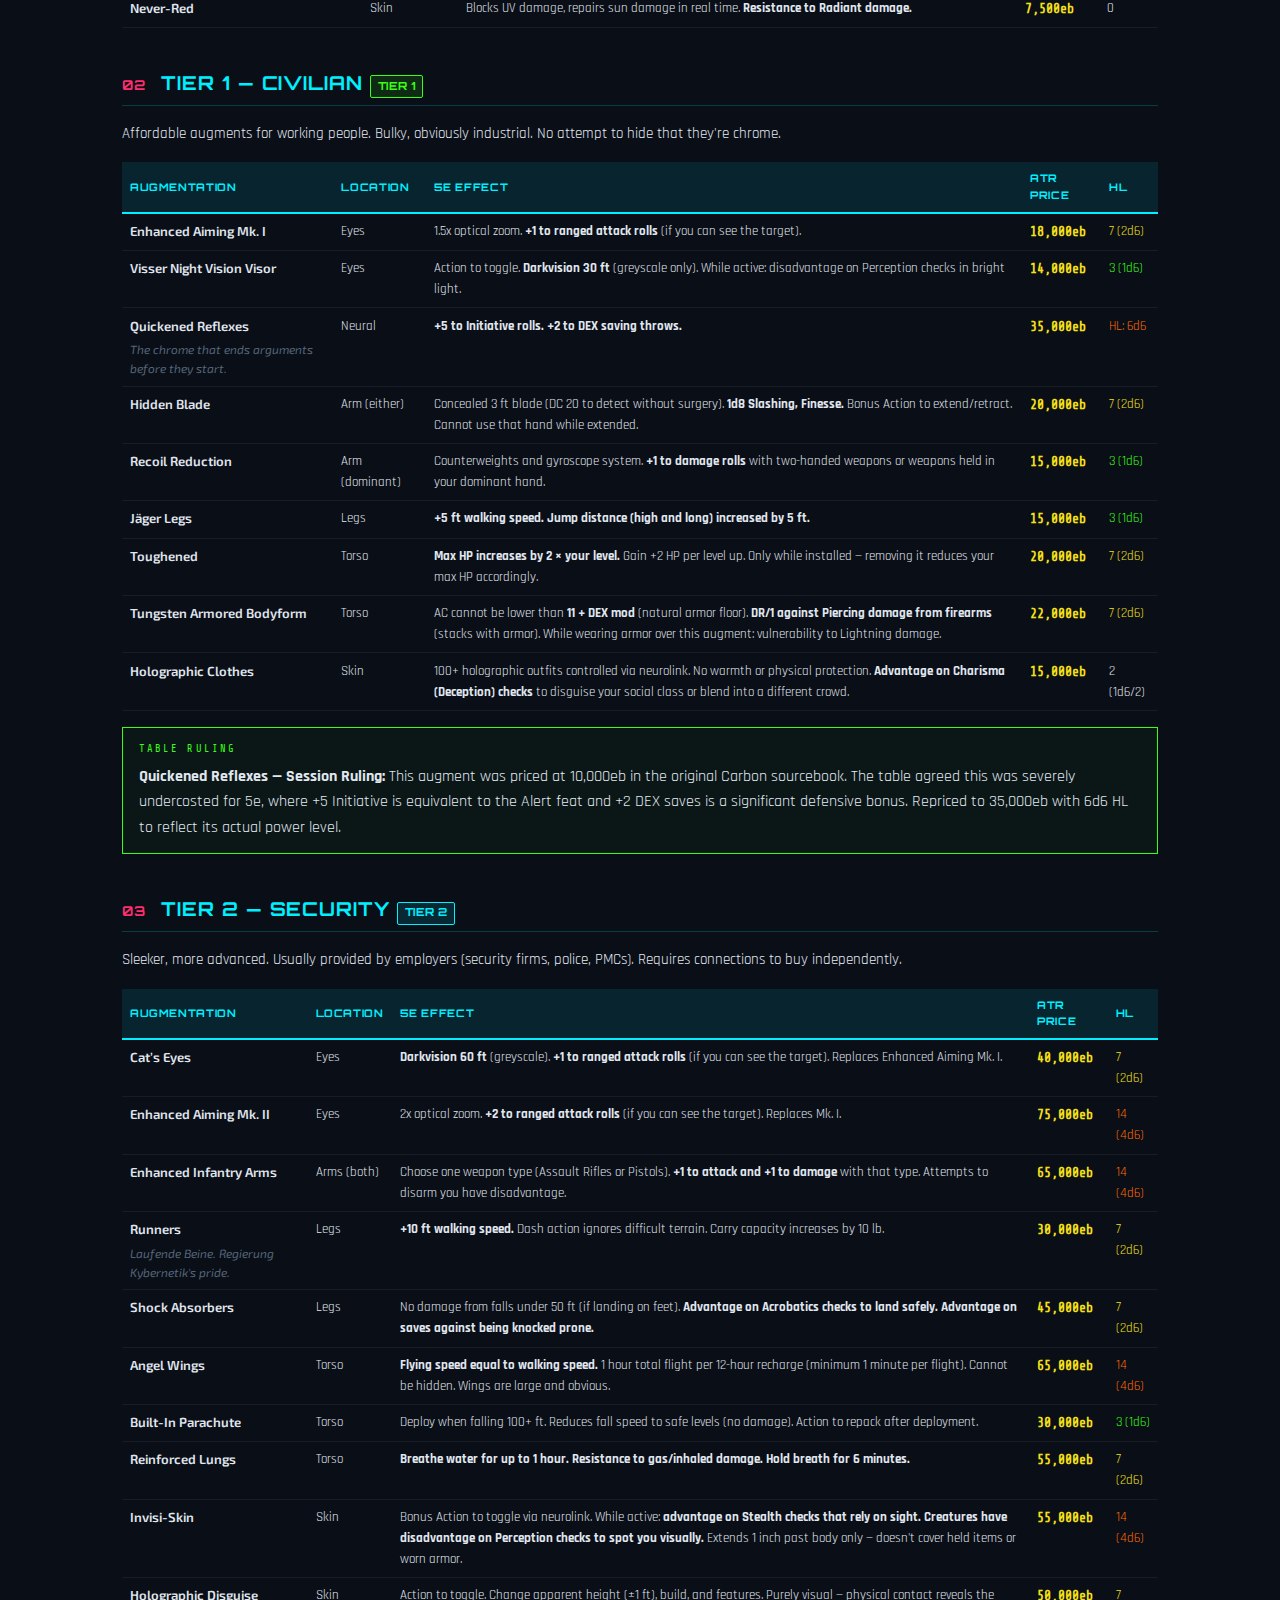
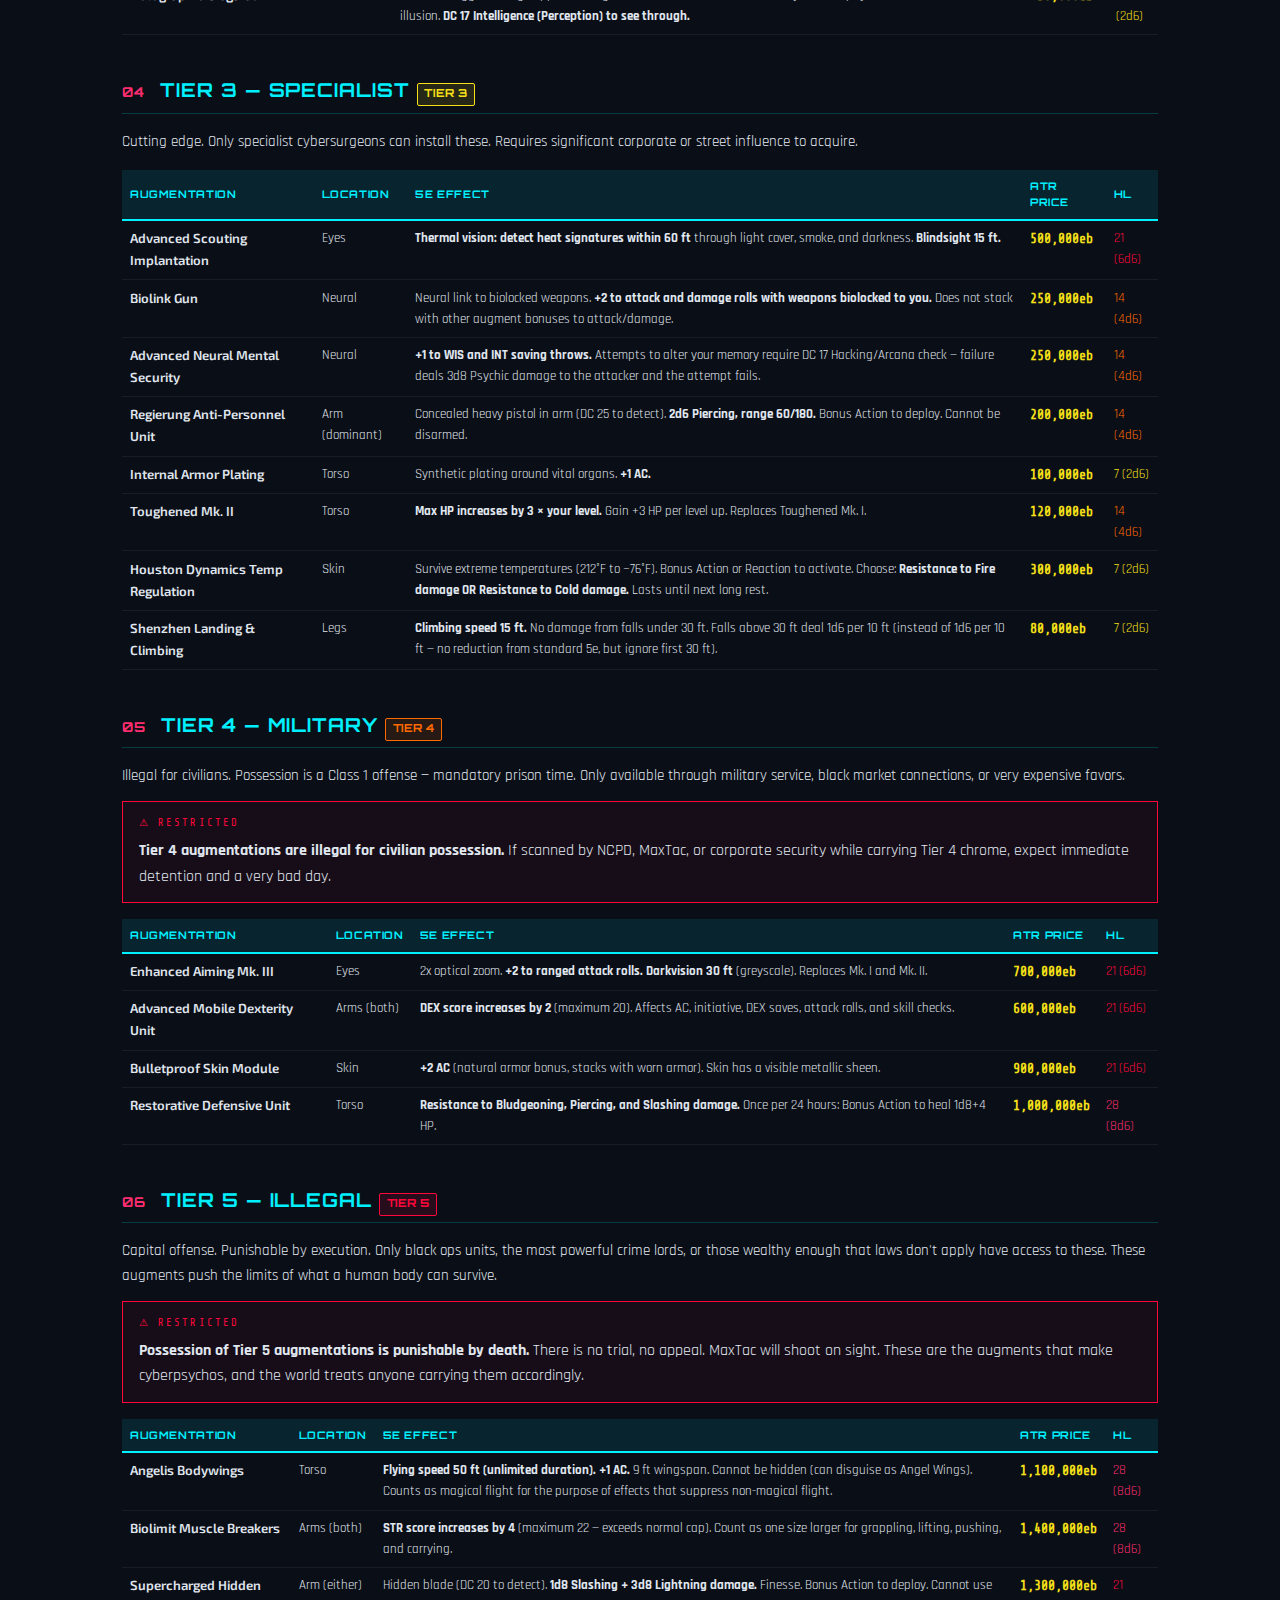
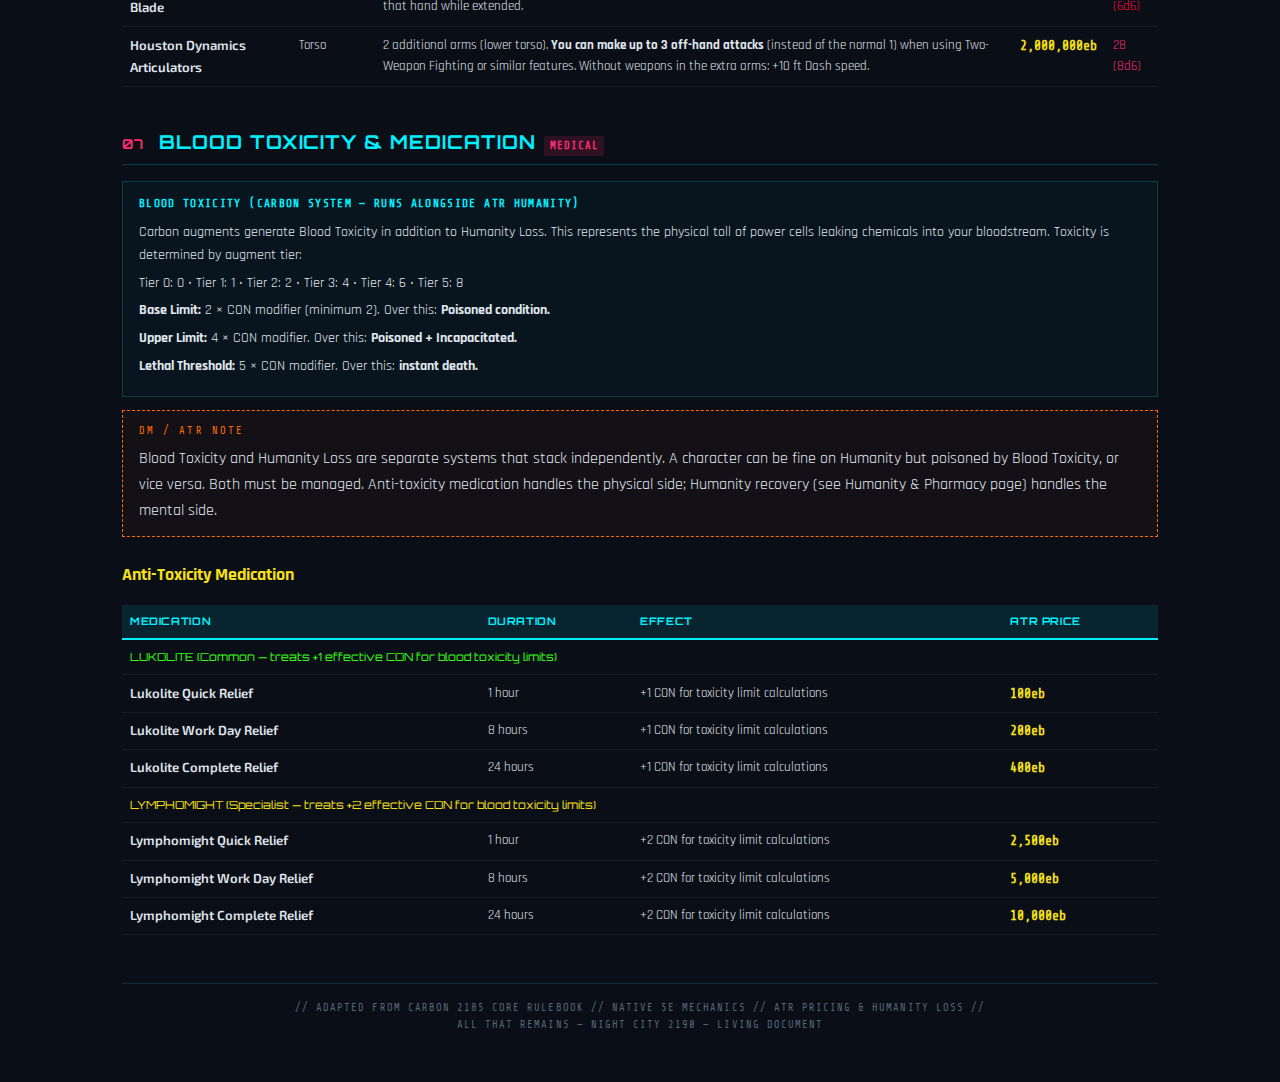
<file: Dnd/cyberpunkred2190/carbon-augmentations-5e.html>
<!DOCTYPE html>
<html lang="en">
<head>
<meta charset="UTF-8">
<meta name="viewport" content="width=device-width, initial-scale=1.0">
<title>Carbon 2185 &mdash; Augmentations &amp; Gear (5e Adapted)</title>
<style>
  @import url('https://fonts.googleapis.com/css2?family=Orbitron:wght@400;700;900&family=Share+Tech+Mono&family=Rajdhani:wght@300;400;500;600;700&family=Exo+2:ital,wght@0,300;0,400;0,600;0,700;1,300;1,400&display=swap');
  :root {
    --cyan: #00f0ff; --magenta: #ff2d6f; --yellow: #f7e018; --green: #39ff14;
    --orange: #ff6a00; --red: #ff073a; --purple: #b464ff;
    --bg-dark: #0a0e17; --bg-panel: #111827; --bg-panel-alt: #0d1520;
    --border-glow: rgba(0,240,255,0.25);
    --text-primary: #e0e7ef; --text-muted: #8899aa; --text-dim: #556677;
  }
  * { margin:0; padding:0; box-sizing:border-box; }
  body { background:var(--bg-dark); color:var(--text-primary); font-family:'Rajdhani',sans-serif; font-weight:400; line-height:1.6; padding:2rem; max-width:1100px; margin:0 auto; }
  .doc-header { text-align:center; padding:3rem 2rem 2rem; border:1px solid var(--border-glow); background:linear-gradient(180deg,rgba(0,240,255,0.05) 0%,transparent 100%); margin-bottom:2.5rem; }
  .doc-header::before { content:"// ADAPTED FROM CARBON 2185 — NATIVE 5E MECHANICS //"; display:block; font-family:'Share Tech Mono',monospace; font-size:0.7rem; color:var(--magenta); letter-spacing:0.3em; margin-bottom:1.5rem; opacity:0.8; }
  .doc-header h1 { font-family:'Orbitron',sans-serif; font-weight:900; font-size:1.8rem; color:var(--cyan); text-shadow:0 0 20px rgba(0,240,255,0.4); letter-spacing:0.05em; margin-bottom:0.5rem; }
  .doc-header .subtitle { font-family:'Exo 2',sans-serif; font-size:1rem; color:var(--text-muted); font-weight:300; }
  .doc-header .campaign-tag { display:inline-block; margin-top:1rem; padding:0.3rem 1rem; border:1px solid var(--yellow); color:var(--yellow); font-family:'Share Tech Mono',monospace; font-size:0.75rem; letter-spacing:0.15em; }
  h2 { font-family:'Orbitron',sans-serif; font-weight:700; font-size:1.2rem; color:var(--cyan); margin:2.5rem 0 1rem; padding-bottom:0.4rem; border-bottom:1px solid rgba(0,240,255,0.2); letter-spacing:0.05em; }
  h2 .section-num { color:var(--magenta); margin-right:0.5rem; font-size:0.85rem; }
  h3 { font-family:'Rajdhani',sans-serif; font-weight:700; font-size:1.1rem; color:var(--yellow); margin:1.5rem 0 0.6rem; }
  p { margin-bottom:0.8rem; font-size:0.95rem; }
  .flavor-quote { font-family:'Exo 2',sans-serif; font-style:italic; font-size:0.9rem; color:var(--text-muted); border-left:3px solid var(--cyan); padding:0.5rem 1rem; margin:0.8rem 0 1.2rem; background:rgba(0,240,255,0.03); }
  .mechanic-box { border:1px solid rgba(0,240,255,0.2); padding:0.8rem 1rem; margin:0.8rem 0; background:rgba(0,240,255,0.03); }
  .mechanic-box h4 { font-family:'Share Tech Mono',monospace; font-size:0.7rem; color:var(--cyan); letter-spacing:0.12em; text-transform:uppercase; margin-bottom:0.5rem; }
  .mechanic-box p { margin-bottom:0.3rem; font-size:0.9rem; }
  .ruling-box { border:1px solid var(--green); padding:0.8rem 1rem; margin:0.8rem 0; background:rgba(57,255,20,0.04); }
  .ruling-box::before { content:"TABLE RULING"; display:block; font-family:'Share Tech Mono',monospace; font-size:0.65rem; color:var(--green); letter-spacing:0.2em; margin-bottom:0.4rem; }
  .dm-note { border:1px dashed var(--orange); padding:0.8rem 1rem; margin:0.8rem 0; background:rgba(255,106,0,0.04); }
  .dm-note::before { content:"DM / ATR NOTE"; display:block; font-family:'Share Tech Mono',monospace; font-size:0.65rem; color:var(--orange); letter-spacing:0.2em; margin-bottom:0.4rem; }
  .warning-box { border:1px solid var(--red); padding:0.8rem 1rem; margin:0.8rem 0; background:rgba(255,7,58,0.05); }
  .warning-box::before { content:"⚠ RESTRICTED"; display:block; font-family:'Share Tech Mono',monospace; font-size:0.65rem; color:var(--red); letter-spacing:0.2em; margin-bottom:0.4rem; }
  table { width:100%; border-collapse:collapse; margin:1rem 0; font-size:0.82rem; }
  thead th { background:rgba(0,240,255,0.1); color:var(--cyan); font-family:'Orbitron',sans-serif; font-weight:700; font-size:0.65rem; letter-spacing:0.06em; text-transform:uppercase; padding:0.5rem; text-align:left; border-bottom:2px solid var(--cyan); }
  tbody td { padding:0.45rem 0.5rem; border-bottom:1px solid rgba(255,255,255,0.06); vertical-align:top; }
  tbody tr:hover { background:rgba(0,240,255,0.03); }
  .model-name { font-family:'Exo 2',sans-serif; font-weight:600; color:var(--text-primary); }
  .model-desc { font-family:'Exo 2',sans-serif; font-size:0.75rem; color:var(--text-dim); font-style:italic; display:block; margin-top:0.15rem; }
  .price-atr { color:var(--yellow); font-family:'Share Tech Mono',monospace; font-weight:700; }
  .price-orig { color:var(--text-dim); font-size:0.7rem; font-family:'Share Tech Mono',monospace; display:block; }
  .hl-low { color:var(--green); } .hl-mid { color:var(--yellow); } .hl-high { color:var(--orange); } .hl-extreme { color:var(--red); } .hl-psycho { color:var(--magenta); }
  .tag { display:inline-block; font-family:'Share Tech Mono',monospace; font-size:0.65rem; padding:0.1rem 0.35rem; border-radius:2px; margin:0.1rem 0.1rem; }
  .tag-melee { background:rgba(255,106,0,0.15); color:var(--orange); }
  .tag-ranged { background:rgba(255,7,58,0.15); color:var(--red); }
  .tag-armor { background:rgba(0,240,255,0.15); color:var(--cyan); }
  .tag-aug { background:rgba(57,255,20,0.15); color:var(--green); }
  .tag-mod { background:rgba(247,224,24,0.15); color:var(--yellow); }
  .tag-drug { background:rgba(255,45,111,0.15); color:var(--magenta); }
  .tier-badge { font-family:'Orbitron',sans-serif; font-weight:700; font-size:0.7rem; letter-spacing:0.05em; display:inline-block; padding:0.1rem 0.4rem; border-radius:2px; }
  .tier-0 { background:rgba(255,255,255,0.08); color:var(--text-muted); border:1px solid var(--text-dim); }
  .tier-1 { background:rgba(57,255,20,0.12); color:var(--green); border:1px solid var(--green); }
  .tier-2 { background:rgba(0,240,255,0.12); color:var(--cyan); border:1px solid var(--cyan); }
  .tier-3 { background:rgba(247,224,24,0.12); color:var(--yellow); border:1px solid var(--yellow); }
  .tier-4 { background:rgba(255,106,0,0.12); color:var(--orange); border:1px solid var(--orange); }
  .tier-5 { background:rgba(255,7,58,0.12); color:var(--red); border:1px solid var(--red); }
  .toc { border:1px solid rgba(255,255,255,0.08); background:var(--bg-panel-alt); padding:1rem 1.2rem; margin-bottom:2rem; }
  .toc h3 { font-family:'Orbitron',sans-serif; font-size:0.8rem; color:var(--cyan); margin-bottom:0.6rem; letter-spacing:0.1em; }
  .toc ul { list-style:none; } .toc li { font-family:'Share Tech Mono',monospace; font-size:0.78rem; padding:0.2rem 0; color:var(--text-muted); } .toc li span { color:var(--magenta); margin-right:0.5rem; }
  .footer-bar { margin-top:3rem; padding:1rem; border-top:1px solid rgba(0,240,255,0.15); text-align:center; font-family:'Share Tech Mono',monospace; font-size:0.65rem; color:var(--text-dim); letter-spacing:0.1em; }
  @media print { body { background:#fff; color:#111; } .doc-header { border-color:#ccc; background:none; } .doc-header h1 { color:#111; text-shadow:none; } h2 { color:#333; border-color:#ccc; } thead th { background:#eee; color:#333; border-color:#333; } }
</style>
</head>
<body>

<div class="doc-header">
  <h1>CARBON 2185 &mdash; AUGMENTATIONS</h1>
  <div class="subtitle">Tiered Augmentation System Adapted for 5e &mdash; ATR Pricing &amp; Humanity Loss</div>
  <div class="campaign-tag">ALL THAT REMAINS &mdash; NIGHT CITY 2190</div>
</div>

<div class="dm-note">
  <strong>What this page is:</strong> Carbon 2185's tiered augmentation system, adapted for ATR's 5e rules. Original Carbon prices (in wonlongs) have been converted to eddies. Blood Toxicity values from Carbon have been replaced with ATR's Humanity Loss system for consistency across all cyberware. Carbon weapons and armor are available in the original Carbon catalog &mdash; this page focuses on the <strong>augmentation tiers</strong>, which are the unique contribution Carbon brings to ATR.
</div>

<div class="mechanic-box">
  <h4>Carbon Augmentation Tiers in ATR</h4>
  <p><strong>Tier 0:</strong> Universal. Everyone has these. Minimal HL.</p>
  <p><strong>Tier 1:</strong> Civilian-grade. Bulky, industrial. Available at character creation.</p>
  <p><strong>Tier 2:</strong> Security-grade. Sleeker. Usually requires connections or a job that provides them.</p>
  <p><strong>Tier 3:</strong> Specialist. Cutting edge. Requires corporate or street influence to acquire.</p>
  <p><strong>Tier 4:</strong> Military-grade. Illegal for civilians. Serious consequences if caught.</p>
  <p><strong>Tier 5:</strong> Experimental/Illegal. Capital offense to possess. Black ops or crime lord territory.</p>
  <p><strong>Body Slot Rule:</strong> You can only have one augmentation per body part (Neural, Eyes, Right Arm, Left Arm, Torso, Skin, Legs). Tier 0 Neural and Eyes augments stack with higher tiers. All others must be removed before installing a replacement.</p>
</div>

<div class="toc">
  <h3>// CONTENTS</h3>
  <ul>
    <li><span>01</span> Tier 0 &mdash; Universal</li>
    <li><span>02</span> Tier 1 &mdash; Civilian</li>
    <li><span>03</span> Tier 2 &mdash; Security</li>
    <li><span>04</span> Tier 3 &mdash; Specialist</li>
    <li><span>05</span> Tier 4 &mdash; Military</li>
    <li><span>06</span> Tier 5 &mdash; Illegal</li>
    <li><span>07</span> Blood Toxicity &amp; Anti-Toxicity Medication</li>
  </ul>
</div>


<!-- ================================================================ -->
<h2><span class="section-num">01</span> TIER 0 &mdash; UNIVERSAL <span class="tier-badge tier-0">TIER 0</span></h2>
<p>Almost everyone has at least one. Stacks with higher tier augments on the same body part. Minimal or no Humanity Loss.</p>

<table>
  <thead><tr><th>Augmentation</th><th>Location</th><th>5e Effect</th><th>ATR Price</th><th>HL</th></tr></thead>
  <tbody>
    <tr><td><span class="model-name">Neurolink</span><span class="model-desc">Installed at birth. The foundation of modern life.</span></td><td>Neural</td><td>Download/upload data via skull port. Required for all neural augments. Provided free at birth.</td><td>Free</td><td>0</td></tr>
    <tr><td><span class="model-name">Basic HUD</span><span class="model-desc">Also installed at birth. Comes with ads.</span></td><td>Eyes</td><td>AR overlay: prices, navigation, caller ID, news feeds. Displays mandatory corporate advertisements.</td><td>Free</td><td>0</td></tr>
    <tr><td><span class="model-name">Enhanced HUD</span><span class="model-desc">The ad-free upgrade.</span></td><td>Eyes</td><td>Ad-free HUD. Links to biolocked weapons (ammo count display), shows vitals. <strong>You always know your exact HP and ammo count.</strong></td><td class="price-atr">3,000eb</td><td>0</td></tr>
    <tr><td><span class="model-name">Language Upgrade</span></td><td>Neural</td><td>Learn one new language (spoken and understood). Can install unlimited times.</td><td class="price-atr">10,000eb</td><td>0</td></tr>
    <tr><td><span class="model-name">Instant Learning</span></td><td>Neural</td><td><strong>Gain proficiency in one skill or tool.</strong> Requires 24 consecutive hours at a clinic. No limit on installations.</td><td class="price-atr">25,000eb</td><td class="hl-low">3 (1d6)</td></tr>
    <tr><td><span class="model-name">Replacement Limb/Organ</span></td><td>Eyes/Legs/Arm</td><td>Basic cybernetic replacement for a lost body part. No stat changes. Functionally identical to the original.</td><td class="price-atr">10,000eb</td><td class="hl-low">3 (1d6)</td></tr>
    <tr><td><span class="model-name">Mechanical Liver</span></td><td>Torso</td><td>Sober up instantly (6 seconds) via neurolink command. No hangovers. <strong>Advantage on CON saves against alcohol and ingested poisons.</strong></td><td class="price-atr">5,000eb</td><td>2 (1d6/2)</td></tr>
    <tr><td><span class="model-name">Never-Red</span></td><td>Skin</td><td>Blocks UV damage, repairs sun damage in real time. <strong>Resistance to Radiant damage.</strong></td><td class="price-atr">7,500eb</td><td>0</td></tr>
  </tbody>
</table>


<!-- ================================================================ -->
<h2><span class="section-num">02</span> TIER 1 &mdash; CIVILIAN <span class="tier-badge tier-1">TIER 1</span></h2>
<p>Affordable augments for working people. Bulky, obviously industrial. No attempt to hide that they're chrome.</p>

<table>
  <thead><tr><th>Augmentation</th><th>Location</th><th>5e Effect</th><th>ATR Price</th><th>HL</th></tr></thead>
  <tbody>
    <tr><td><span class="model-name">Enhanced Aiming Mk. I</span></td><td>Eyes</td><td>1.5x optical zoom. <strong>+1 to ranged attack rolls</strong> (if you can see the target).</td><td class="price-atr">18,000eb</td><td class="hl-mid">7 (2d6)</td></tr>
    <tr><td><span class="model-name">Visser Night Vision Visor</span></td><td>Eyes</td><td>Action to toggle. <strong>Darkvision 30 ft</strong> (greyscale only). While active: disadvantage on Perception checks in bright light.</td><td class="price-atr">14,000eb</td><td class="hl-low">3 (1d6)</td></tr>
    <tr><td><span class="model-name">Quickened Reflexes</span><span class="model-desc">The chrome that ends arguments before they start.</span></td><td>Neural</td><td><strong>+5 to Initiative rolls. +2 to DEX saving throws.</strong></td><td class="price-atr">35,000eb</td><td class="hl-high">HL: 6d6</td></tr>
    <tr><td><span class="model-name">Hidden Blade</span></td><td>Arm (either)</td><td>Concealed 3 ft blade (DC 20 to detect without surgery). <strong>1d8 Slashing, Finesse.</strong> Bonus Action to extend/retract. Cannot use that hand while extended.</td><td class="price-atr">20,000eb</td><td class="hl-mid">7 (2d6)</td></tr>
    <tr><td><span class="model-name">Recoil Reduction</span></td><td>Arm (dominant)</td><td>Counterweights and gyroscope system. <strong>+1 to damage rolls</strong> with two-handed weapons or weapons held in your dominant hand.</td><td class="price-atr">15,000eb</td><td class="hl-low">3 (1d6)</td></tr>
    <tr><td><span class="model-name">J&auml;ger Legs</span></td><td>Legs</td><td><strong>+5 ft walking speed. Jump distance (high and long) increased by 5 ft.</strong></td><td class="price-atr">15,000eb</td><td class="hl-low">3 (1d6)</td></tr>
    <tr><td><span class="model-name">Toughened</span></td><td>Torso</td><td><strong>Max HP increases by 2 &times; your level.</strong> Gain +2 HP per level up. Only while installed &mdash; removing it reduces your max HP accordingly.</td><td class="price-atr">20,000eb</td><td class="hl-mid">7 (2d6)</td></tr>
    <tr><td><span class="model-name">Tungsten Armored Bodyform</span></td><td>Torso</td><td>AC cannot be lower than <strong>11 + DEX mod</strong> (natural armor floor). <strong>DR/1 against Piercing damage from firearms</strong> (stacks with armor). While wearing armor over this augment: vulnerability to Lightning damage.</td><td class="price-atr">22,000eb</td><td class="hl-mid">7 (2d6)</td></tr>
    <tr><td><span class="model-name">Holographic Clothes</span></td><td>Skin</td><td>100+ holographic outfits controlled via neurolink. No warmth or physical protection. <strong>Advantage on Charisma (Deception) checks</strong> to disguise your social class or blend into a different crowd.</td><td class="price-atr">15,000eb</td><td>2 (1d6/2)</td></tr>
  </tbody>
</table>

<div class="ruling-box">
  <strong>Quickened Reflexes &mdash; Session Ruling:</strong> This augment was priced at 10,000eb in the original Carbon sourcebook. The table agreed this was severely undercosted for 5e, where +5 Initiative is equivalent to the Alert feat and +2 DEX saves is a significant defensive bonus. Repriced to 35,000eb with 6d6 HL to reflect its actual power level.
</div>


<!-- ================================================================ -->
<h2><span class="section-num">03</span> TIER 2 &mdash; SECURITY <span class="tier-badge tier-2">TIER 2</span></h2>
<p>Sleeker, more advanced. Usually provided by employers (security firms, police, PMCs). Requires connections to buy independently.</p>

<table>
  <thead><tr><th>Augmentation</th><th>Location</th><th>5e Effect</th><th>ATR Price</th><th>HL</th></tr></thead>
  <tbody>
    <tr><td><span class="model-name">Cat&rsquo;s Eyes</span></td><td>Eyes</td><td><strong>Darkvision 60 ft</strong> (greyscale). <strong>+1 to ranged attack rolls</strong> (if you can see the target). Replaces Enhanced Aiming Mk. I.</td><td class="price-atr">40,000eb</td><td class="hl-mid">7 (2d6)</td></tr>
    <tr><td><span class="model-name">Enhanced Aiming Mk. II</span></td><td>Eyes</td><td>2x optical zoom. <strong>+2 to ranged attack rolls</strong> (if you can see the target). Replaces Mk. I.</td><td class="price-atr">75,000eb</td><td class="hl-high">14 (4d6)</td></tr>
    <tr><td><span class="model-name">Enhanced Infantry Arms</span></td><td>Arms (both)</td><td>Choose one weapon type (Assault Rifles or Pistols). <strong>+1 to attack and +1 to damage</strong> with that type. Attempts to disarm you have disadvantage.</td><td class="price-atr">65,000eb</td><td class="hl-high">14 (4d6)</td></tr>
    <tr><td><span class="model-name">Runners</span><span class="model-desc">Laufende Beine. Regierung Kybernetik's pride.</span></td><td>Legs</td><td><strong>+10 ft walking speed.</strong> Dash action ignores difficult terrain. Carry capacity increases by 10 lb.</td><td class="price-atr">30,000eb</td><td class="hl-mid">7 (2d6)</td></tr>
    <tr><td><span class="model-name">Shock Absorbers</span></td><td>Legs</td><td>No damage from falls under 50 ft (if landing on feet). <strong>Advantage on Acrobatics checks to land safely. Advantage on saves against being knocked prone.</strong></td><td class="price-atr">45,000eb</td><td class="hl-mid">7 (2d6)</td></tr>
    <tr><td><span class="model-name">Angel Wings</span></td><td>Torso</td><td><strong>Flying speed equal to walking speed.</strong> 1 hour total flight per 12-hour recharge (minimum 1 minute per flight). Cannot be hidden. Wings are large and obvious.</td><td class="price-atr">65,000eb</td><td class="hl-high">14 (4d6)</td></tr>
    <tr><td><span class="model-name">Built-In Parachute</span></td><td>Torso</td><td>Deploy when falling 100+ ft. Reduces fall speed to safe levels (no damage). Action to repack after deployment.</td><td class="price-atr">30,000eb</td><td class="hl-low">3 (1d6)</td></tr>
    <tr><td><span class="model-name">Reinforced Lungs</span></td><td>Torso</td><td><strong>Breathe water for up to 1 hour. Resistance to gas/inhaled damage. Hold breath for 6 minutes.</strong></td><td class="price-atr">55,000eb</td><td class="hl-mid">7 (2d6)</td></tr>
    <tr><td><span class="model-name">Invisi-Skin</span></td><td>Skin</td><td>Bonus Action to toggle via neurolink. While active: <strong>advantage on Stealth checks that rely on sight. Creatures have disadvantage on Perception checks to spot you visually.</strong> Extends 1 inch past body only &mdash; doesn't cover held items or worn armor.</td><td class="price-atr">55,000eb</td><td class="hl-high">14 (4d6)</td></tr>
    <tr><td><span class="model-name">Holographic Disguise</span></td><td>Skin</td><td>Action to toggle. Change apparent height (&plusmn;1 ft), build, and features. Purely visual &mdash; physical contact reveals the illusion. <strong>DC 17 Intelligence (Perception) to see through.</strong></td><td class="price-atr">50,000eb</td><td class="hl-mid">7 (2d6)</td></tr>
  </tbody>
</table>


<!-- ================================================================ -->
<h2><span class="section-num">04</span> TIER 3 &mdash; SPECIALIST <span class="tier-badge tier-3">TIER 3</span></h2>
<p>Cutting edge. Only specialist cybersurgeons can install these. Requires significant corporate or street influence to acquire.</p>

<table>
  <thead><tr><th>Augmentation</th><th>Location</th><th>5e Effect</th><th>ATR Price</th><th>HL</th></tr></thead>
  <tbody>
    <tr><td><span class="model-name">Advanced Scouting Implantation</span></td><td>Eyes</td><td><strong>Thermal vision: detect heat signatures within 60 ft</strong> through light cover, smoke, and darkness. <strong>Blindsight 15 ft.</strong></td><td class="price-atr">500,000eb</td><td class="hl-extreme">21 (6d6)</td></tr>
    <tr><td><span class="model-name">Biolink Gun</span></td><td>Neural</td><td>Neural link to biolocked weapons. <strong>+2 to attack and damage rolls with weapons biolocked to you.</strong> Does not stack with other augment bonuses to attack/damage.</td><td class="price-atr">250,000eb</td><td class="hl-high">14 (4d6)</td></tr>
    <tr><td><span class="model-name">Advanced Neural Mental Security</span></td><td>Neural</td><td><strong>+1 to WIS and INT saving throws.</strong> Attempts to alter your memory require DC 17 Hacking/Arcana check &mdash; failure deals 3d8 Psychic damage to the attacker and the attempt fails.</td><td class="price-atr">250,000eb</td><td class="hl-high">14 (4d6)</td></tr>
    <tr><td><span class="model-name">Regierung Anti-Personnel Unit</span></td><td>Arm (dominant)</td><td>Concealed heavy pistol in arm (DC 25 to detect). <strong>2d6 Piercing, range 60/180.</strong> Bonus Action to deploy. Cannot be disarmed.</td><td class="price-atr">200,000eb</td><td class="hl-high">14 (4d6)</td></tr>
    <tr><td><span class="model-name">Internal Armor Plating</span></td><td>Torso</td><td>Synthetic plating around vital organs. <strong>+1 AC.</strong></td><td class="price-atr">100,000eb</td><td class="hl-mid">7 (2d6)</td></tr>
    <tr><td><span class="model-name">Toughened Mk. II</span></td><td>Torso</td><td><strong>Max HP increases by 3 &times; your level.</strong> Gain +3 HP per level up. Replaces Toughened Mk. I.</td><td class="price-atr">120,000eb</td><td class="hl-high">14 (4d6)</td></tr>
    <tr><td><span class="model-name">Houston Dynamics Temp Regulation</span></td><td>Skin</td><td>Survive extreme temperatures (212&deg;F to &minus;76&deg;F). Bonus Action or Reaction to activate. Choose: <strong>Resistance to Fire damage OR Resistance to Cold damage.</strong> Lasts until next long rest.</td><td class="price-atr">300,000eb</td><td class="hl-mid">7 (2d6)</td></tr>
    <tr><td><span class="model-name">Shenzhen Landing &amp; Climbing</span></td><td>Legs</td><td><strong>Climbing speed 15 ft.</strong> No damage from falls under 30 ft. Falls above 30 ft deal 1d6 per 10 ft (instead of 1d6 per 10 ft &mdash; no reduction from standard 5e, but ignore first 30 ft).</td><td class="price-atr">80,000eb</td><td class="hl-mid">7 (2d6)</td></tr>
  </tbody>
</table>


<!-- ================================================================ -->
<h2><span class="section-num">05</span> TIER 4 &mdash; MILITARY <span class="tier-badge tier-4">TIER 4</span></h2>
<p>Illegal for civilians. Possession is a Class 1 offense &mdash; mandatory prison time. Only available through military service, black market connections, or very expensive favors.</p>

<div class="warning-box">
  <strong>Tier 4 augmentations are illegal for civilian possession.</strong> If scanned by NCPD, MaxTac, or corporate security while carrying Tier 4 chrome, expect immediate detention and a very bad day.
</div>

<table>
  <thead><tr><th>Augmentation</th><th>Location</th><th>5e Effect</th><th>ATR Price</th><th>HL</th></tr></thead>
  <tbody>
    <tr><td><span class="model-name">Enhanced Aiming Mk. III</span></td><td>Eyes</td><td>2x optical zoom. <strong>+2 to ranged attack rolls. Darkvision 30 ft</strong> (greyscale). Replaces Mk. I and Mk. II.</td><td class="price-atr">700,000eb</td><td class="hl-extreme">21 (6d6)</td></tr>
    <tr><td><span class="model-name">Advanced Mobile Dexterity Unit</span></td><td>Arms (both)</td><td><strong>DEX score increases by 2</strong> (maximum 20). Affects AC, initiative, DEX saves, attack rolls, and skill checks.</td><td class="price-atr">600,000eb</td><td class="hl-extreme">21 (6d6)</td></tr>
    <tr><td><span class="model-name">Bulletproof Skin Module</span></td><td>Skin</td><td><strong>+2 AC</strong> (natural armor bonus, stacks with worn armor). Skin has a visible metallic sheen.</td><td class="price-atr">900,000eb</td><td class="hl-extreme">21 (6d6)</td></tr>
    <tr><td><span class="model-name">Restorative Defensive Unit</span></td><td>Torso</td><td><strong>Resistance to Bludgeoning, Piercing, and Slashing damage.</strong> Once per 24 hours: Bonus Action to heal 1d8+4 HP.</td><td class="price-atr">1,000,000eb</td><td class="hl-psycho">28 (8d6)</td></tr>
  </tbody>
</table>


<!-- ================================================================ -->
<h2><span class="section-num">06</span> TIER 5 &mdash; ILLEGAL <span class="tier-badge tier-5">TIER 5</span></h2>
<p>Capital offense. Punishable by execution. Only black ops units, the most powerful crime lords, or those wealthy enough that laws don't apply have access to these. These augments push the limits of what a human body can survive.</p>

<div class="warning-box">
  <strong>Possession of Tier 5 augmentations is punishable by death.</strong> There is no trial, no appeal. MaxTac will shoot on sight. These are the augments that make cyberpsychos, and the world treats anyone carrying them accordingly.
</div>

<table>
  <thead><tr><th>Augmentation</th><th>Location</th><th>5e Effect</th><th>ATR Price</th><th>HL</th></tr></thead>
  <tbody>
    <tr><td><span class="model-name">Angelis Bodywings</span></td><td>Torso</td><td><strong>Flying speed 50 ft (unlimited duration). +1 AC.</strong> 9 ft wingspan. Cannot be hidden (can disguise as Angel Wings). Counts as magical flight for the purpose of effects that suppress non-magical flight.</td><td class="price-atr">1,100,000eb</td><td class="hl-psycho">28 (8d6)</td></tr>
    <tr><td><span class="model-name">Biolimit Muscle Breakers</span></td><td>Arms (both)</td><td><strong>STR score increases by 4</strong> (maximum 22 &mdash; exceeds normal cap). Count as one size larger for grappling, lifting, pushing, and carrying.</td><td class="price-atr">1,400,000eb</td><td class="hl-psycho">28 (8d6)</td></tr>
    <tr><td><span class="model-name">Supercharged Hidden Blade</span></td><td>Arm (either)</td><td>Hidden blade (DC 20 to detect). <strong>1d8 Slashing + 3d8 Lightning damage.</strong> Finesse. Bonus Action to deploy. Cannot use that hand while extended.</td><td class="price-atr">1,300,000eb</td><td class="hl-extreme">21 (6d6)</td></tr>
    <tr><td><span class="model-name">Houston Dynamics Articulators</span></td><td>Torso</td><td>2 additional arms (lower torso). <strong>You can make up to 3 off-hand attacks</strong> (instead of the normal 1) when using Two-Weapon Fighting or similar features. Without weapons in the extra arms: +10 ft Dash speed.</td><td class="price-atr">2,000,000eb</td><td class="hl-psycho">28 (8d6)</td></tr>
  </tbody>
</table>


<!-- ================================================================ -->
<h2><span class="section-num">07</span> BLOOD TOXICITY &amp; MEDICATION <span class="tag tag-drug">MEDICAL</span></h2>

<div class="mechanic-box">
  <h4>Blood Toxicity (Carbon System &mdash; Runs Alongside ATR Humanity)</h4>
  <p>Carbon augments generate Blood Toxicity in addition to Humanity Loss. This represents the physical toll of power cells leaking chemicals into your bloodstream. Toxicity is determined by augment tier:</p>
  <p>Tier 0: 0 &bull; Tier 1: 1 &bull; Tier 2: 2 &bull; Tier 3: 4 &bull; Tier 4: 6 &bull; Tier 5: 8</p>
  <p><strong>Base Limit:</strong> 2 &times; CON modifier (minimum 2). Over this: <strong>Poisoned condition.</strong></p>
  <p><strong>Upper Limit:</strong> 4 &times; CON modifier. Over this: <strong>Poisoned + Incapacitated.</strong></p>
  <p><strong>Lethal Threshold:</strong> 5 &times; CON modifier. Over this: <strong>instant death.</strong></p>
</div>

<div class="dm-note">
  Blood Toxicity and Humanity Loss are separate systems that stack independently. A character can be fine on Humanity but poisoned by Blood Toxicity, or vice versa. Both must be managed. Anti-toxicity medication handles the physical side; Humanity recovery (see Humanity &amp; Pharmacy page) handles the mental side.
</div>

<h3>Anti-Toxicity Medication</h3>

<table>
  <thead><tr><th>Medication</th><th>Duration</th><th>Effect</th><th>ATR Price</th></tr></thead>
  <tbody>
    <tr><td colspan="4" style="color:var(--green); font-family:'Orbitron',sans-serif; font-size:0.7rem; padding-top:0.6rem;">LUKOLITE (Common &mdash; treats +1 effective CON for blood toxicity limits)</td></tr>
    <tr><td><span class="model-name">Lukolite Quick Relief</span></td><td>1 hour</td><td>+1 CON for toxicity limit calculations</td><td class="price-atr">100eb</td></tr>
    <tr><td><span class="model-name">Lukolite Work Day Relief</span></td><td>8 hours</td><td>+1 CON for toxicity limit calculations</td><td class="price-atr">200eb</td></tr>
    <tr><td><span class="model-name">Lukolite Complete Relief</span></td><td>24 hours</td><td>+1 CON for toxicity limit calculations</td><td class="price-atr">400eb</td></tr>
    <tr><td colspan="4" style="color:var(--yellow); font-family:'Orbitron',sans-serif; font-size:0.7rem; padding-top:0.6rem;">LYMPHOMIGHT (Specialist &mdash; treats +2 effective CON for blood toxicity limits)</td></tr>
    <tr><td><span class="model-name">Lymphomight Quick Relief</span></td><td>1 hour</td><td>+2 CON for toxicity limit calculations</td><td class="price-atr">2,500eb</td></tr>
    <tr><td><span class="model-name">Lymphomight Work Day Relief</span></td><td>8 hours</td><td>+2 CON for toxicity limit calculations</td><td class="price-atr">5,000eb</td></tr>
    <tr><td><span class="model-name">Lymphomight Complete Relief</span></td><td>24 hours</td><td>+2 CON for toxicity limit calculations</td><td class="price-atr">10,000eb</td></tr>
  </tbody>
</table>


<div class="footer-bar">
  // ADAPTED FROM CARBON 2185 CORE RULEBOOK // NATIVE 5E MECHANICS // ATR PRICING &amp; HUMANITY LOSS //<br>
  ALL THAT REMAINS &mdash; NIGHT CITY 2190 &mdash; LIVING DOCUMENT
</div>

</body>
</html>
</file>
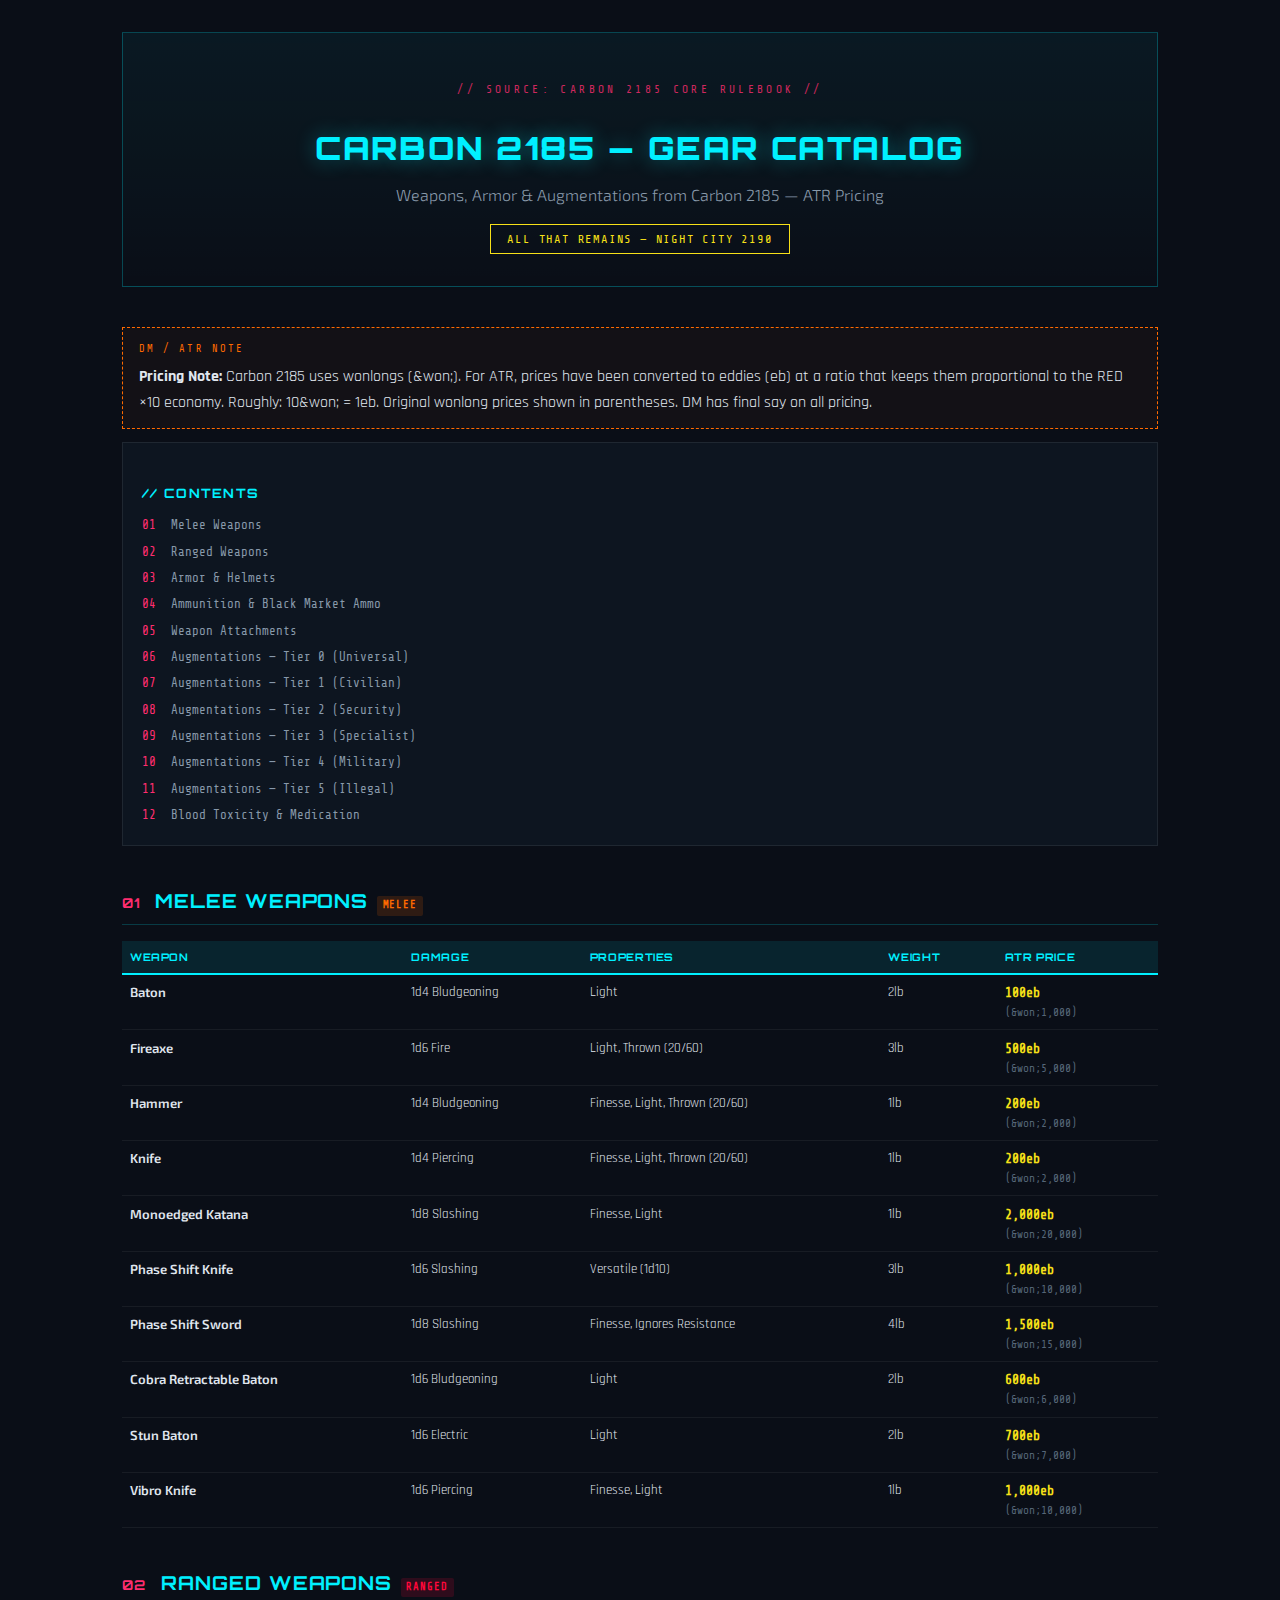
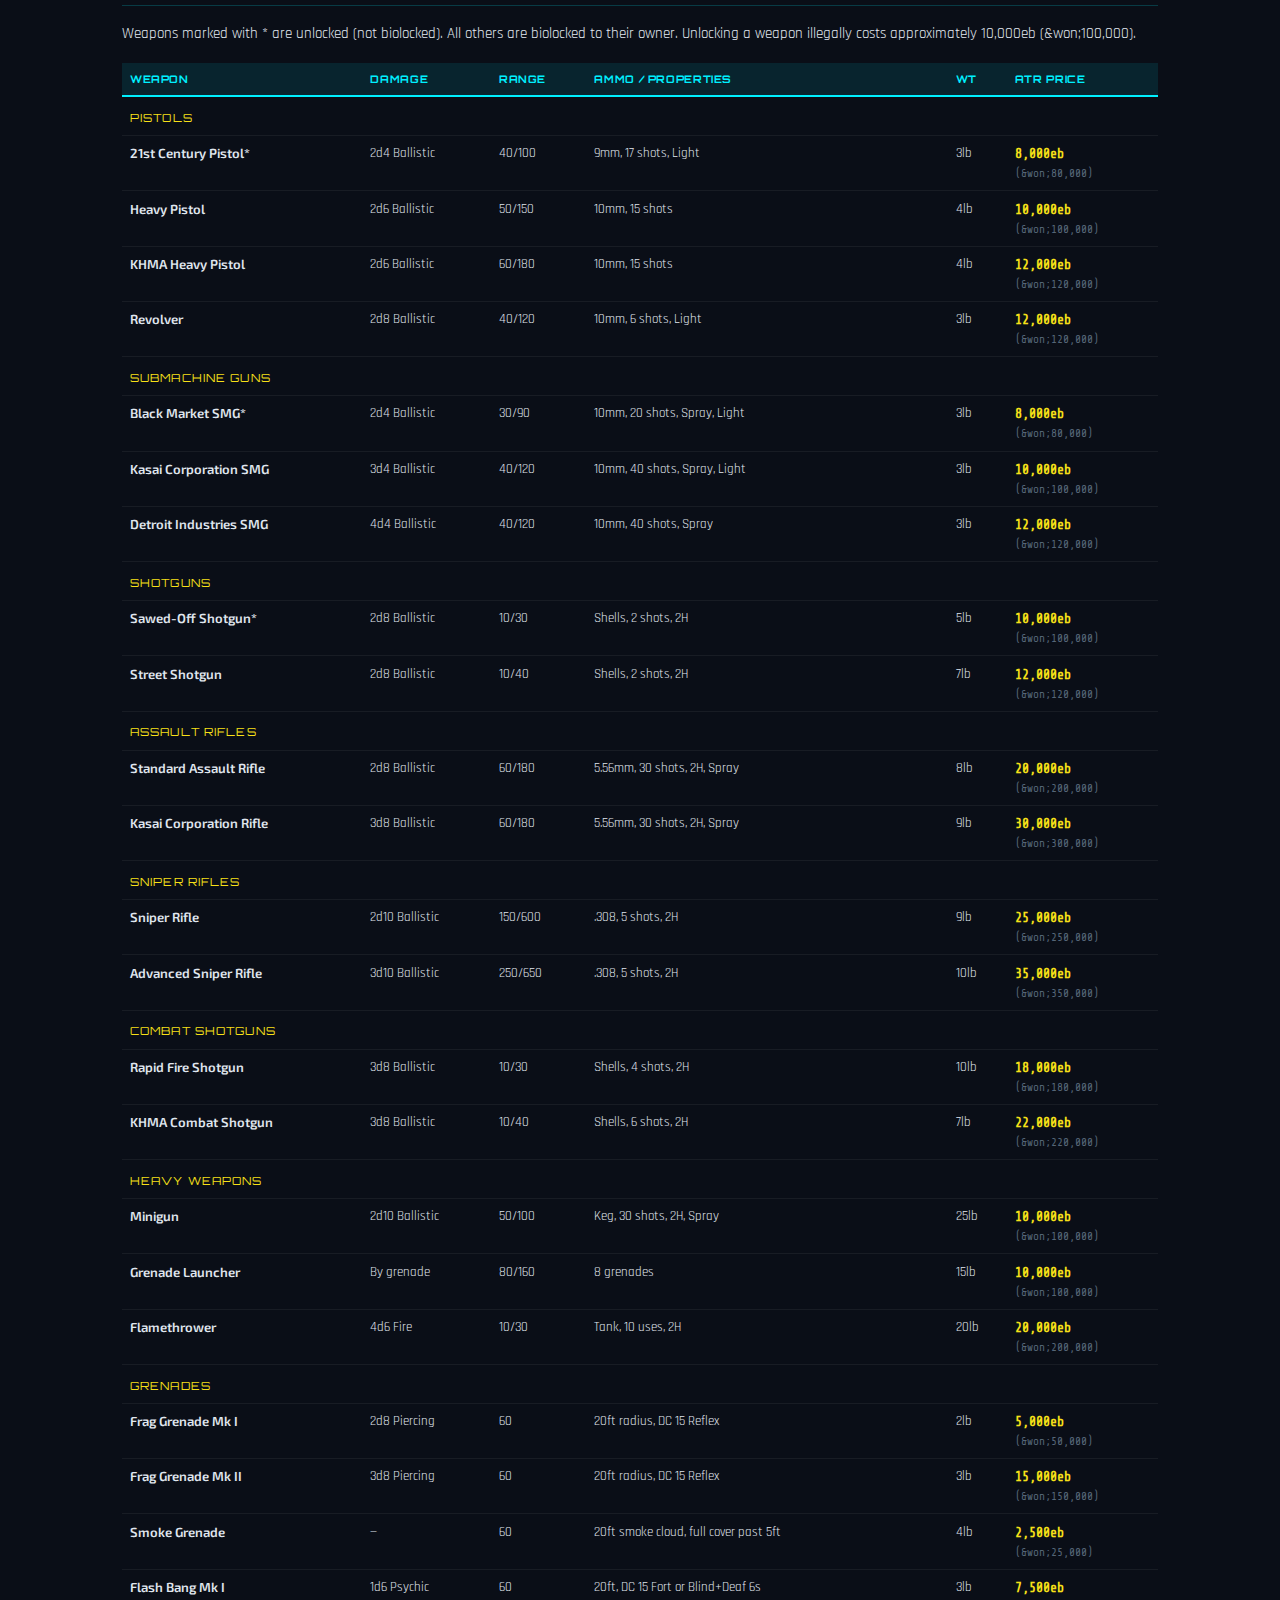
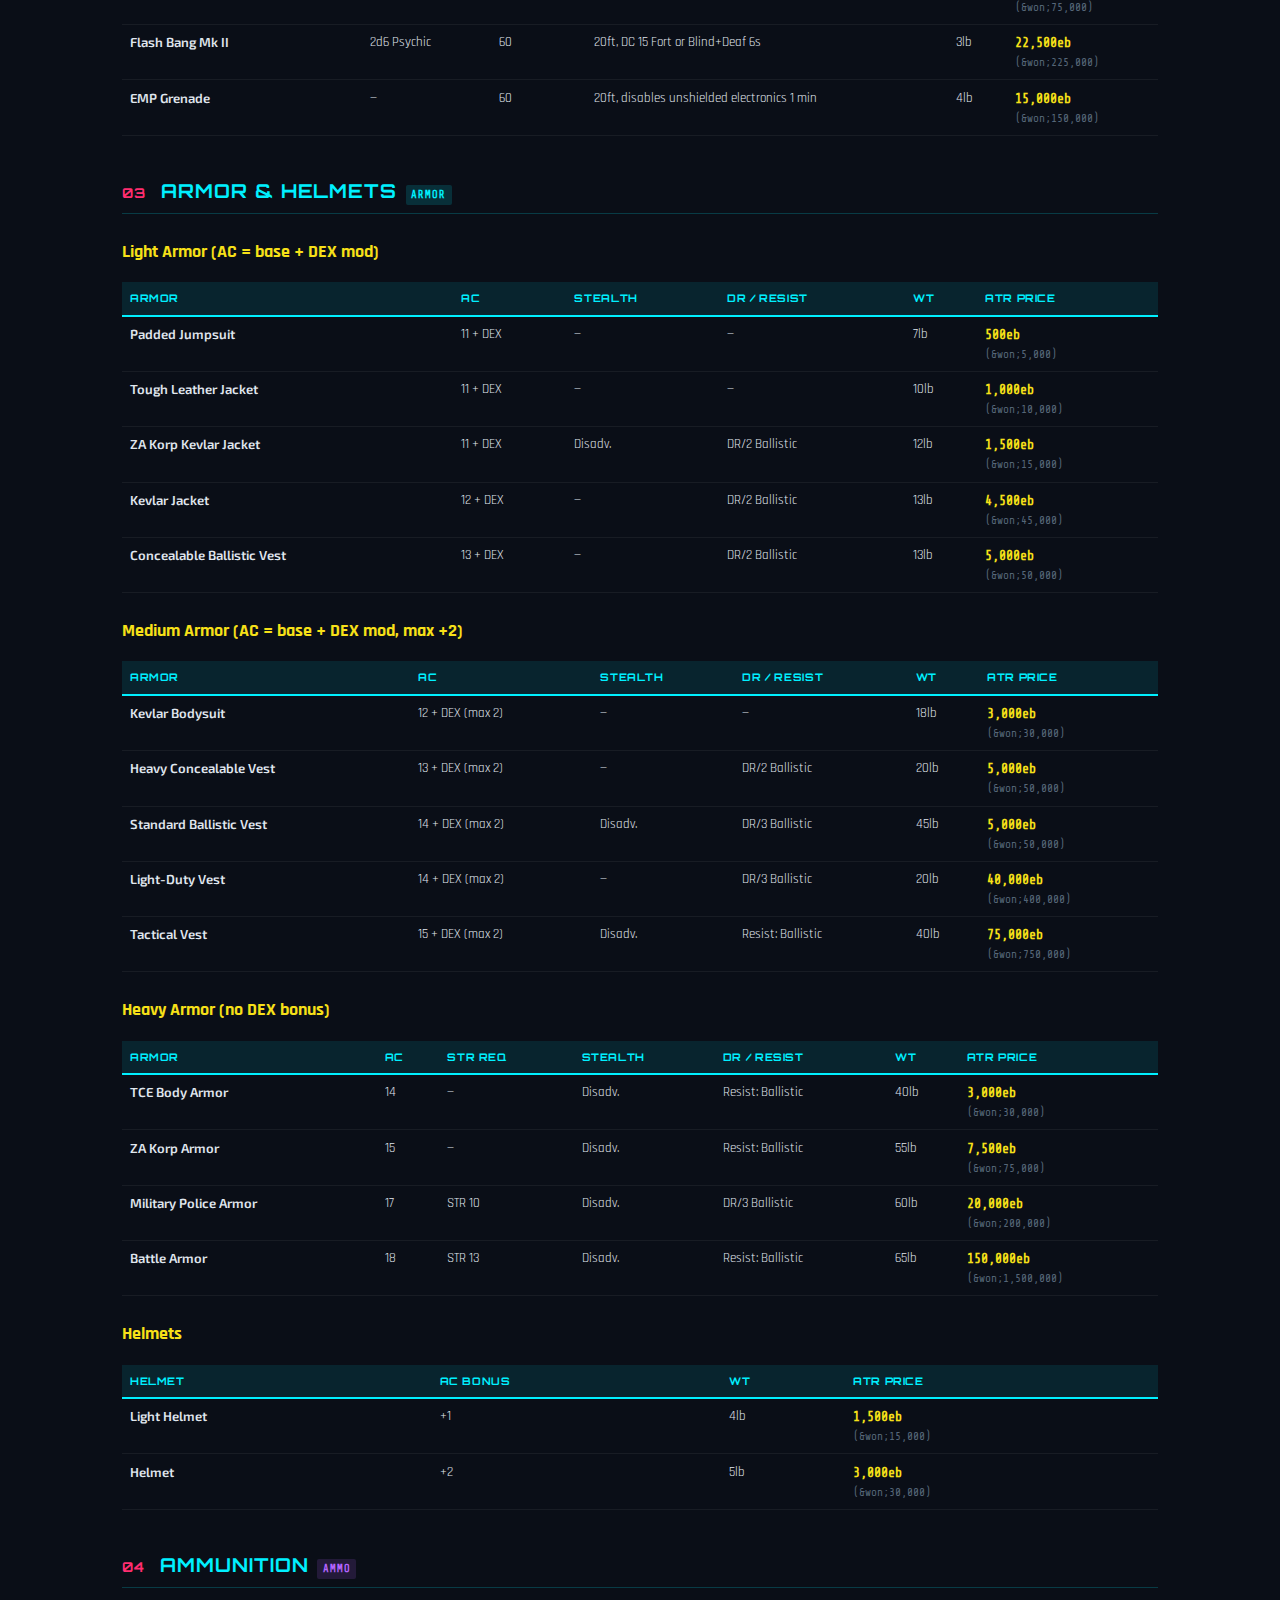
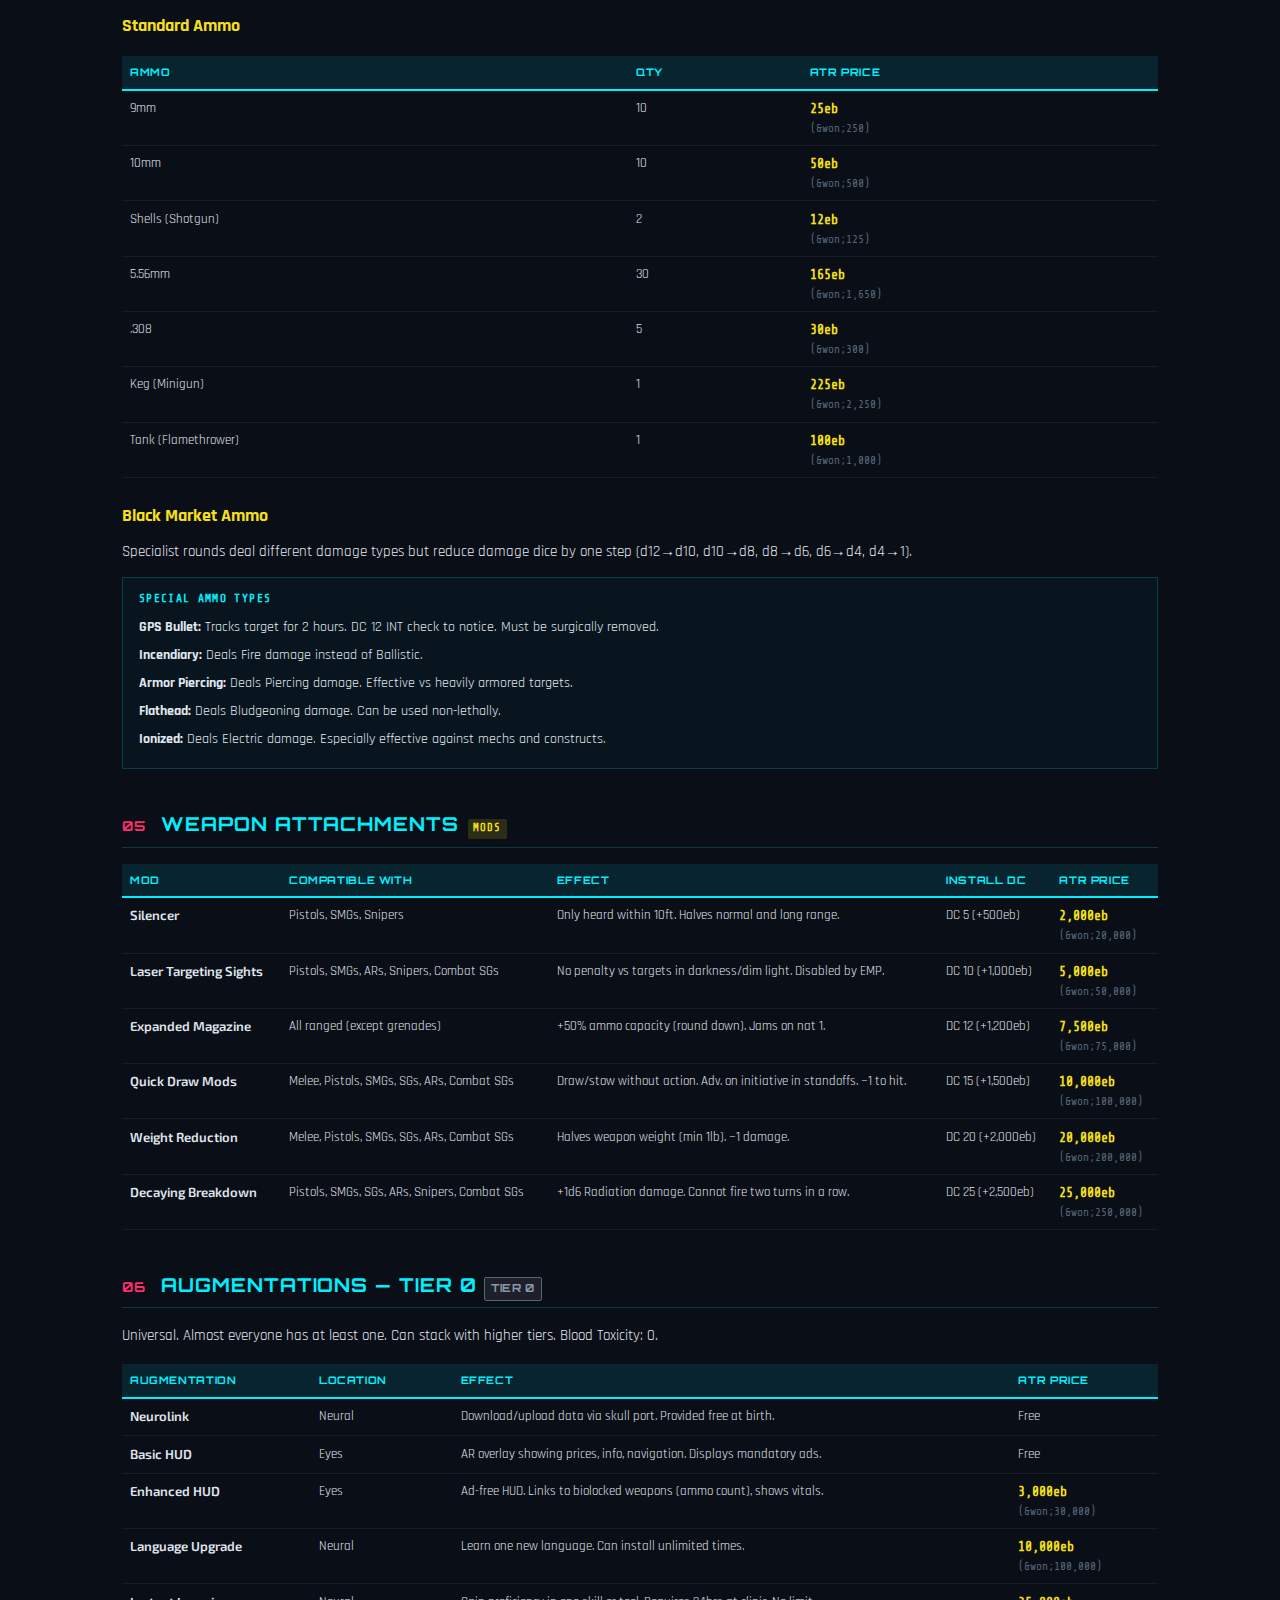
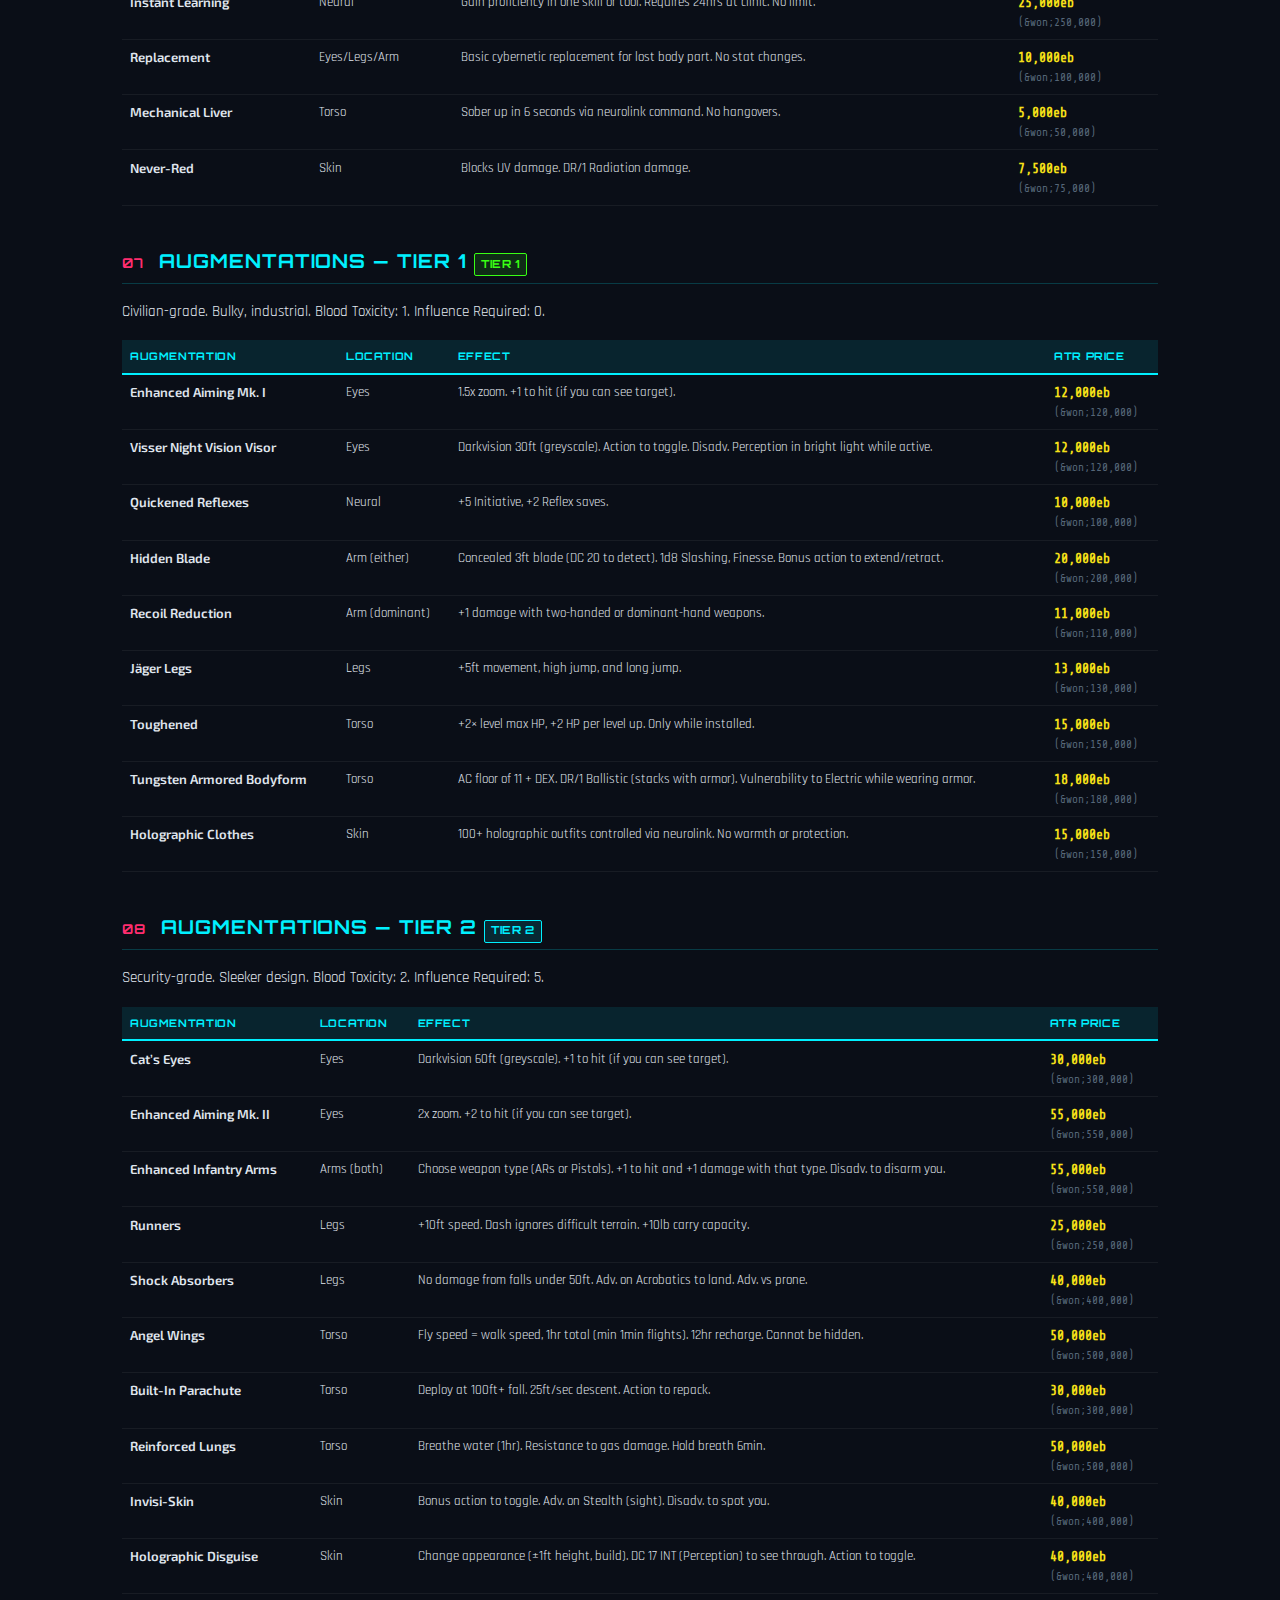
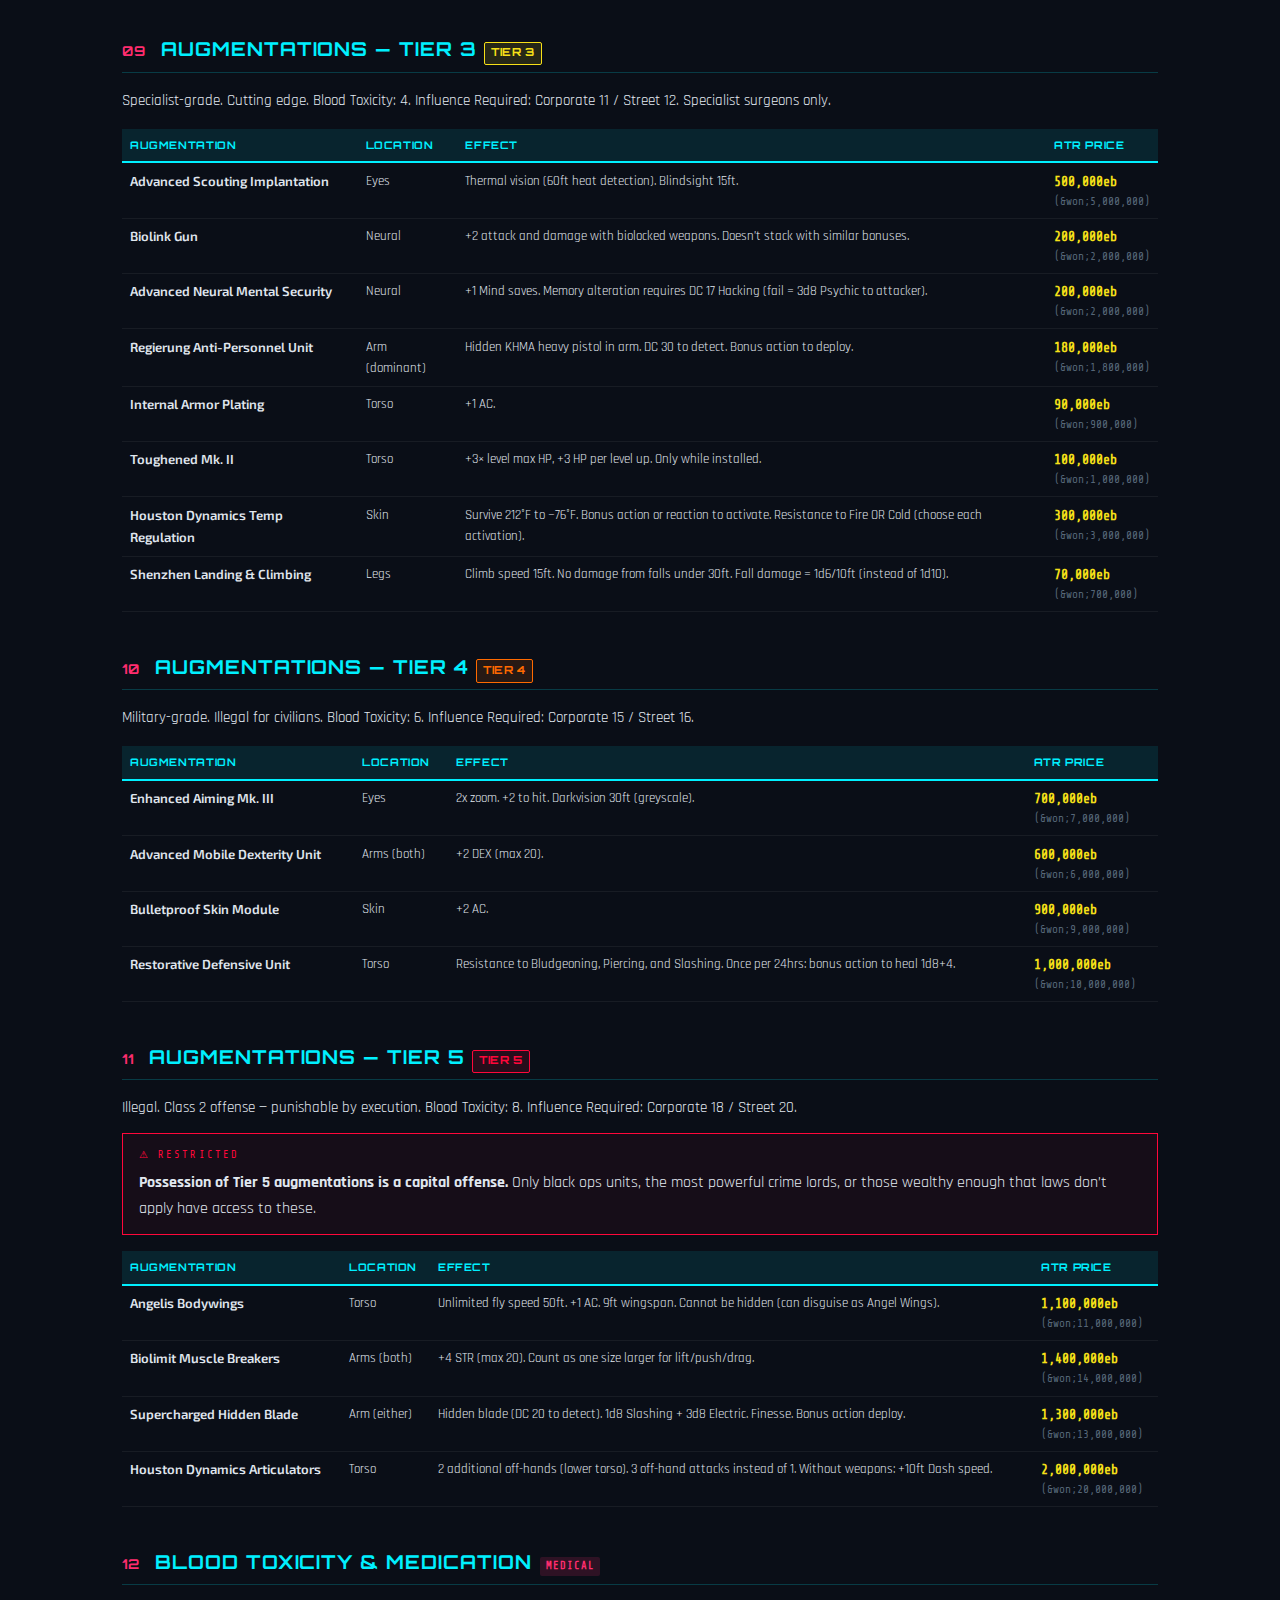
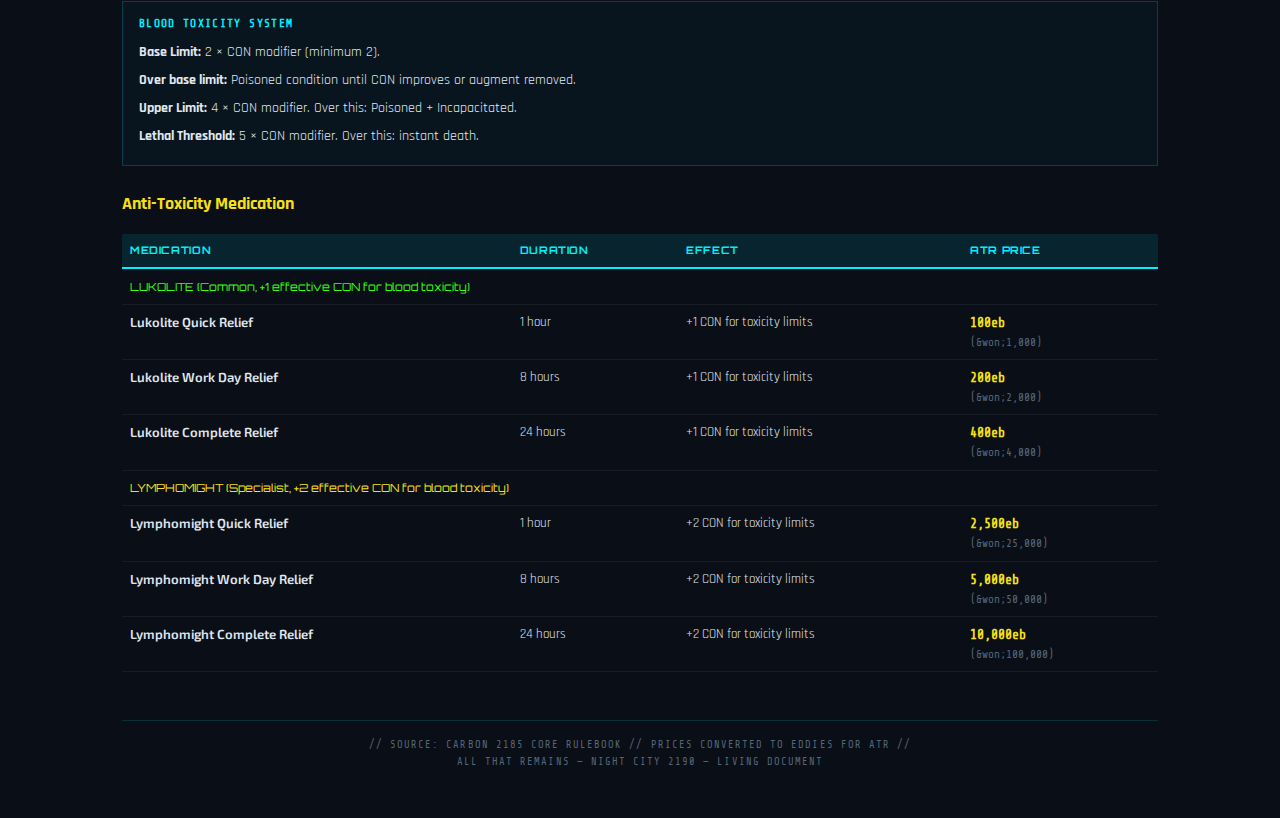
<file: Dnd/cyberpunkred2190/carbon-gear-catalog.html>
<!DOCTYPE html>
<html lang="en">
<head>
<meta charset="UTF-8">
<meta name="viewport" content="width=device-width, initial-scale=1.0">
<title>Carbon 2185 — Weapons, Armor &amp; Augmentations (ATR Pricing)</title>
<style>
  @import url('https://fonts.googleapis.com/css2?family=Orbitron:wght@400;700;900&family=Share+Tech+Mono&family=Rajdhani:wght@300;400;500;600;700&family=Exo+2:ital,wght@0,300;0,400;0,600;0,700;1,300;1,400&display=swap');
  :root {
    --cyan: #00f0ff; --magenta: #ff2d6f; --yellow: #f7e018; --green: #39ff14;
    --orange: #ff6a00; --red: #ff073a; --purple: #b464ff;
    --bg-dark: #0a0e17; --bg-panel: #111827; --bg-panel-alt: #0d1520;
    --border-glow: rgba(0,240,255,0.25);
    --text-primary: #e0e7ef; --text-muted: #8899aa; --text-dim: #556677;
  }
  * { margin:0; padding:0; box-sizing:border-box; }
  body { background:var(--bg-dark); color:var(--text-primary); font-family:'Rajdhani',sans-serif; font-weight:400; line-height:1.6; padding:2rem; max-width:1100px; margin:0 auto; }
  .doc-header { text-align:center; padding:3rem 2rem 2rem; border:1px solid var(--border-glow); background:linear-gradient(180deg,rgba(0,240,255,0.05) 0%,transparent 100%); margin-bottom:2.5rem; }
  .doc-header::before { content:"// SOURCE: CARBON 2185 CORE RULEBOOK //"; display:block; font-family:'Share Tech Mono',monospace; font-size:0.7rem; color:var(--magenta); letter-spacing:0.3em; margin-bottom:1.5rem; opacity:0.8; }
  .doc-header h1 { font-family:'Orbitron',sans-serif; font-weight:900; font-size:2rem; color:var(--cyan); text-shadow:0 0 20px rgba(0,240,255,0.4); letter-spacing:0.05em; margin-bottom:0.5rem; }
  .doc-header .subtitle { font-family:'Exo 2',sans-serif; font-size:1rem; color:var(--text-muted); font-weight:300; }
  .doc-header .campaign-tag { display:inline-block; margin-top:1rem; padding:0.3rem 1rem; border:1px solid var(--yellow); color:var(--yellow); font-family:'Share Tech Mono',monospace; font-size:0.75rem; letter-spacing:0.15em; }
  h2 { font-family:'Orbitron',sans-serif; font-weight:700; font-size:1.2rem; color:var(--cyan); margin:2.5rem 0 1rem; padding-bottom:0.4rem; border-bottom:1px solid rgba(0,240,255,0.2); letter-spacing:0.05em; }
  h2 .section-num { color:var(--magenta); margin-right:0.5rem; font-size:0.85rem; }
  h3 { font-family:'Rajdhani',sans-serif; font-weight:700; font-size:1.1rem; color:var(--yellow); margin:1.5rem 0 0.6rem; }
  p { margin-bottom:0.8rem; font-size:0.95rem; }
  .flavor-quote { font-family:'Exo 2',sans-serif; font-style:italic; font-size:0.9rem; color:var(--text-muted); border-left:3px solid var(--cyan); padding:0.5rem 1rem; margin:0.8rem 0 1.2rem; background:rgba(0,240,255,0.03); }
  .mechanic-box { border:1px solid rgba(0,240,255,0.2); padding:0.8rem 1rem; margin:0.8rem 0; background:rgba(0,240,255,0.03); }
  .mechanic-box h4 { font-family:'Share Tech Mono',monospace; font-size:0.7rem; color:var(--cyan); letter-spacing:0.12em; text-transform:uppercase; margin-bottom:0.5rem; }
  .mechanic-box p { margin-bottom:0.3rem; font-size:0.9rem; }
  .ruling-box { border:1px solid var(--green); padding:0.8rem 1rem; margin:0.8rem 0; background:rgba(57,255,20,0.04); }
  .ruling-box::before { content:"TABLE RULING"; display:block; font-family:'Share Tech Mono',monospace; font-size:0.65rem; color:var(--green); letter-spacing:0.2em; margin-bottom:0.4rem; }
  .dm-note { border:1px dashed var(--orange); padding:0.8rem 1rem; margin:0.8rem 0; background:rgba(255,106,0,0.04); }
  .dm-note::before { content:"DM / ATR NOTE"; display:block; font-family:'Share Tech Mono',monospace; font-size:0.65rem; color:var(--orange); letter-spacing:0.2em; margin-bottom:0.4rem; }
  .warning-box { border:1px solid var(--red); padding:0.8rem 1rem; margin:0.8rem 0; background:rgba(255,7,58,0.05); }
  .warning-box::before { content:"⚠ RESTRICTED"; display:block; font-family:'Share Tech Mono',monospace; font-size:0.65rem; color:var(--red); letter-spacing:0.2em; margin-bottom:0.4rem; }
  table { width:100%; border-collapse:collapse; margin:1rem 0; font-size:0.82rem; }
  thead th { background:rgba(0,240,255,0.1); color:var(--cyan); font-family:'Orbitron',sans-serif; font-weight:700; font-size:0.65rem; letter-spacing:0.06em; text-transform:uppercase; padding:0.5rem; text-align:left; border-bottom:2px solid var(--cyan); }
  tbody td { padding:0.45rem 0.5rem; border-bottom:1px solid rgba(255,255,255,0.06); vertical-align:top; }
  tbody tr:hover { background:rgba(0,240,255,0.03); }
  .model-name { font-family:'Exo 2',sans-serif; font-weight:600; color:var(--text-primary); }
  .model-desc { font-family:'Exo 2',sans-serif; font-size:0.75rem; color:var(--text-dim); font-style:italic; display:block; margin-top:0.15rem; }
  .price-atr { color:var(--yellow); font-family:'Share Tech Mono',monospace; font-weight:700; }
  .price-orig { color:var(--text-dim); font-size:0.7rem; font-family:'Share Tech Mono',monospace; display:block; }
  .hl-low { color:var(--green); } .hl-mid { color:var(--yellow); } .hl-high { color:var(--orange); } .hl-extreme { color:var(--red); } .hl-psycho { color:var(--magenta); }
  .tag { display:inline-block; font-family:'Share Tech Mono',monospace; font-size:0.65rem; padding:0.1rem 0.35rem; border-radius:2px; margin:0.1rem 0.1rem; }
  .tag-melee { background:rgba(255,106,0,0.15); color:var(--orange); }
  .tag-ranged { background:rgba(255,7,58,0.15); color:var(--red); }
  .tag-armor { background:rgba(0,240,255,0.15); color:var(--cyan); }
  .tag-aug { background:rgba(57,255,20,0.15); color:var(--green); }
  .tag-mod { background:rgba(247,224,24,0.15); color:var(--yellow); }
  .tag-ammo { background:rgba(180,100,255,0.15); color:var(--purple); }
  .tag-drug { background:rgba(255,45,111,0.15); color:var(--magenta); }
  .tier-badge { font-family:'Orbitron',sans-serif; font-weight:700; font-size:0.7rem; letter-spacing:0.05em; display:inline-block; padding:0.1rem 0.4rem; border-radius:2px; }
  .tier-0 { background:rgba(255,255,255,0.08); color:var(--text-muted); border:1px solid var(--text-dim); }
  .tier-1 { background:rgba(57,255,20,0.12); color:var(--green); border:1px solid var(--green); }
  .tier-2 { background:rgba(0,240,255,0.12); color:var(--cyan); border:1px solid var(--cyan); }
  .tier-3 { background:rgba(247,224,24,0.12); color:var(--yellow); border:1px solid var(--yellow); }
  .tier-4 { background:rgba(255,106,0,0.12); color:var(--orange); border:1px solid var(--orange); }
  .tier-5 { background:rgba(255,7,58,0.12); color:var(--red); border:1px solid var(--red); }
  .toc { border:1px solid rgba(255,255,255,0.08); background:var(--bg-panel-alt); padding:1rem 1.2rem; margin-bottom:2rem; }
  .toc h3 { font-family:'Orbitron',sans-serif; font-size:0.8rem; color:var(--cyan); margin-bottom:0.6rem; letter-spacing:0.1em; }
  .toc ul { list-style:none; } .toc li { font-family:'Share Tech Mono',monospace; font-size:0.78rem; padding:0.2rem 0; color:var(--text-muted); } .toc li span { color:var(--magenta); margin-right:0.5rem; }
  .footer-bar { margin-top:3rem; padding:1rem; border-top:1px solid rgba(0,240,255,0.15); text-align:center; font-family:'Share Tech Mono',monospace; font-size:0.65rem; color:var(--text-dim); letter-spacing:0.1em; }
  @media print { body { background:#fff; color:#111; } .doc-header { border-color:#ccc; background:none; } .doc-header h1 { color:#111; text-shadow:none; } h2 { color:#333; border-color:#ccc; } thead th { background:#eee; color:#333; border-color:#333; } }
</style>
</head>
<body>

<div class="doc-header">
  <h1>CARBON 2185 &mdash; GEAR CATALOG</h1>
  <div class="subtitle">Weapons, Armor &amp; Augmentations from Carbon 2185 &mdash; ATR Pricing</div>
  <div class="campaign-tag">ALL THAT REMAINS &mdash; NIGHT CITY 2190</div>
</div>

<div class="dm-note">
  <strong>Pricing Note:</strong> Carbon 2185 uses wonlongs (&won;). For ATR, prices have been converted to eddies (eb) at a ratio that keeps them proportional to the RED &times;10 economy. Roughly: 10&won; &asymp; 1eb. Original wonlong prices shown in parentheses. DM has final say on all pricing.
</div>

<div class="toc">
  <h3>// CONTENTS</h3>
  <ul>
    <li><span>01</span> Melee Weapons</li>
    <li><span>02</span> Ranged Weapons</li>
    <li><span>03</span> Armor &amp; Helmets</li>
    <li><span>04</span> Ammunition &amp; Black Market Ammo</li>
    <li><span>05</span> Weapon Attachments</li>
    <li><span>06</span> Augmentations &mdash; Tier 0 (Universal)</li>
    <li><span>07</span> Augmentations &mdash; Tier 1 (Civilian)</li>
    <li><span>08</span> Augmentations &mdash; Tier 2 (Security)</li>
    <li><span>09</span> Augmentations &mdash; Tier 3 (Specialist)</li>
    <li><span>10</span> Augmentations &mdash; Tier 4 (Military)</li>
    <li><span>11</span> Augmentations &mdash; Tier 5 (Illegal)</li>
    <li><span>12</span> Blood Toxicity &amp; Medication</li>
  </ul>
</div>

<!-- ================================================================ -->
<h2><span class="section-num">01</span> MELEE WEAPONS <span class="tag tag-melee">MELEE</span></h2>

<table>
  <thead><tr><th>Weapon</th><th>Damage</th><th>Properties</th><th>Weight</th><th>ATR Price</th></tr></thead>
  <tbody>
    <tr><td><span class="model-name">Baton</span></td><td>1d4 Bludgeoning</td><td>Light</td><td>2lb</td><td><span class="price-atr">100eb</span><span class="price-orig">(&won;1,000)</span></td></tr>
    <tr><td><span class="model-name">Fireaxe</span></td><td>1d6 Fire</td><td>Light, Thrown (20/60)</td><td>3lb</td><td><span class="price-atr">500eb</span><span class="price-orig">(&won;5,000)</span></td></tr>
    <tr><td><span class="model-name">Hammer</span></td><td>1d4 Bludgeoning</td><td>Finesse, Light, Thrown (20/60)</td><td>1lb</td><td><span class="price-atr">200eb</span><span class="price-orig">(&won;2,000)</span></td></tr>
    <tr><td><span class="model-name">Knife</span></td><td>1d4 Piercing</td><td>Finesse, Light, Thrown (20/60)</td><td>1lb</td><td><span class="price-atr">200eb</span><span class="price-orig">(&won;2,000)</span></td></tr>
    <tr><td><span class="model-name">Monoedged Katana</span></td><td>1d8 Slashing</td><td>Finesse, Light</td><td>1lb</td><td><span class="price-atr">2,000eb</span><span class="price-orig">(&won;20,000)</span></td></tr>
    <tr><td><span class="model-name">Phase Shift Knife</span></td><td>1d6 Slashing</td><td>Versatile (1d10)</td><td>3lb</td><td><span class="price-atr">1,000eb</span><span class="price-orig">(&won;10,000)</span></td></tr>
    <tr><td><span class="model-name">Phase Shift Sword</span></td><td>1d8 Slashing</td><td>Finesse, Ignores Resistance</td><td>4lb</td><td><span class="price-atr">1,500eb</span><span class="price-orig">(&won;15,000)</span></td></tr>
    <tr><td><span class="model-name">Cobra Retractable Baton</span></td><td>1d6 Bludgeoning</td><td>Light</td><td>2lb</td><td><span class="price-atr">600eb</span><span class="price-orig">(&won;6,000)</span></td></tr>
    <tr><td><span class="model-name">Stun Baton</span></td><td>1d6 Electric</td><td>Light</td><td>2lb</td><td><span class="price-atr">700eb</span><span class="price-orig">(&won;7,000)</span></td></tr>
    <tr><td><span class="model-name">Vibro Knife</span></td><td>1d6 Piercing</td><td>Finesse, Light</td><td>1lb</td><td><span class="price-atr">1,000eb</span><span class="price-orig">(&won;10,000)</span></td></tr>
  </tbody>
</table>

<!-- ================================================================ -->
<h2><span class="section-num">02</span> RANGED WEAPONS <span class="tag tag-ranged">RANGED</span></h2>

<p>Weapons marked with * are unlocked (not biolocked). All others are biolocked to their owner. Unlocking a weapon illegally costs approximately 10,000eb (&won;100,000).</p>

<table>
  <thead><tr><th>Weapon</th><th>Damage</th><th>Range</th><th>Ammo / Properties</th><th>Wt</th><th>ATR Price</th></tr></thead>
  <tbody>
    <tr><td colspan="6" style="color:var(--yellow); font-family:'Orbitron',sans-serif; font-size:0.7rem; letter-spacing:0.1em; padding-top:0.8rem;">PISTOLS</td></tr>
    <tr><td><span class="model-name">21st Century Pistol*</span></td><td>2d4 Ballistic</td><td>40/100</td><td>9mm, 17 shots, Light</td><td>3lb</td><td><span class="price-atr">8,000eb</span><span class="price-orig">(&won;80,000)</span></td></tr>
    <tr><td><span class="model-name">Heavy Pistol</span></td><td>2d6 Ballistic</td><td>50/150</td><td>10mm, 15 shots</td><td>4lb</td><td><span class="price-atr">10,000eb</span><span class="price-orig">(&won;100,000)</span></td></tr>
    <tr><td><span class="model-name">KHMA Heavy Pistol</span></td><td>2d6 Ballistic</td><td>60/180</td><td>10mm, 15 shots</td><td>4lb</td><td><span class="price-atr">12,000eb</span><span class="price-orig">(&won;120,000)</span></td></tr>
    <tr><td><span class="model-name">Revolver</span></td><td>2d8 Ballistic</td><td>40/120</td><td>10mm, 6 shots, Light</td><td>3lb</td><td><span class="price-atr">12,000eb</span><span class="price-orig">(&won;120,000)</span></td></tr>
    <tr><td colspan="6" style="color:var(--yellow); font-family:'Orbitron',sans-serif; font-size:0.7rem; letter-spacing:0.1em; padding-top:0.8rem;">SUBMACHINE GUNS</td></tr>
    <tr><td><span class="model-name">Black Market SMG*</span></td><td>2d4 Ballistic</td><td>30/90</td><td>10mm, 20 shots, Spray, Light</td><td>3lb</td><td><span class="price-atr">8,000eb</span><span class="price-orig">(&won;80,000)</span></td></tr>
    <tr><td><span class="model-name">Kasai Corporation SMG</span></td><td>3d4 Ballistic</td><td>40/120</td><td>10mm, 40 shots, Spray, Light</td><td>3lb</td><td><span class="price-atr">10,000eb</span><span class="price-orig">(&won;100,000)</span></td></tr>
    <tr><td><span class="model-name">Detroit Industries SMG</span></td><td>4d4 Ballistic</td><td>40/120</td><td>10mm, 40 shots, Spray</td><td>3lb</td><td><span class="price-atr">12,000eb</span><span class="price-orig">(&won;120,000)</span></td></tr>
    <tr><td colspan="6" style="color:var(--yellow); font-family:'Orbitron',sans-serif; font-size:0.7rem; letter-spacing:0.1em; padding-top:0.8rem;">SHOTGUNS</td></tr>
    <tr><td><span class="model-name">Sawed-Off Shotgun*</span></td><td>2d8 Ballistic</td><td>10/30</td><td>Shells, 2 shots, 2H</td><td>5lb</td><td><span class="price-atr">10,000eb</span><span class="price-orig">(&won;100,000)</span></td></tr>
    <tr><td><span class="model-name">Street Shotgun</span></td><td>2d8 Ballistic</td><td>10/40</td><td>Shells, 2 shots, 2H</td><td>7lb</td><td><span class="price-atr">12,000eb</span><span class="price-orig">(&won;120,000)</span></td></tr>
    <tr><td colspan="6" style="color:var(--yellow); font-family:'Orbitron',sans-serif; font-size:0.7rem; letter-spacing:0.1em; padding-top:0.8rem;">ASSAULT RIFLES</td></tr>
    <tr><td><span class="model-name">Standard Assault Rifle</span></td><td>2d8 Ballistic</td><td>60/180</td><td>5.56mm, 30 shots, 2H, Spray</td><td>8lb</td><td><span class="price-atr">20,000eb</span><span class="price-orig">(&won;200,000)</span></td></tr>
    <tr><td><span class="model-name">Kasai Corporation Rifle</span></td><td>3d8 Ballistic</td><td>60/180</td><td>5.56mm, 30 shots, 2H, Spray</td><td>9lb</td><td><span class="price-atr">30,000eb</span><span class="price-orig">(&won;300,000)</span></td></tr>
    <tr><td colspan="6" style="color:var(--yellow); font-family:'Orbitron',sans-serif; font-size:0.7rem; letter-spacing:0.1em; padding-top:0.8rem;">SNIPER RIFLES</td></tr>
    <tr><td><span class="model-name">Sniper Rifle</span></td><td>2d10 Ballistic</td><td>150/600</td><td>.308, 5 shots, 2H</td><td>9lb</td><td><span class="price-atr">25,000eb</span><span class="price-orig">(&won;250,000)</span></td></tr>
    <tr><td><span class="model-name">Advanced Sniper Rifle</span></td><td>3d10 Ballistic</td><td>250/650</td><td>.308, 5 shots, 2H</td><td>10lb</td><td><span class="price-atr">35,000eb</span><span class="price-orig">(&won;350,000)</span></td></tr>
    <tr><td colspan="6" style="color:var(--yellow); font-family:'Orbitron',sans-serif; font-size:0.7rem; letter-spacing:0.1em; padding-top:0.8rem;">COMBAT SHOTGUNS</td></tr>
    <tr><td><span class="model-name">Rapid Fire Shotgun</span></td><td>3d8 Ballistic</td><td>10/30</td><td>Shells, 4 shots, 2H</td><td>10lb</td><td><span class="price-atr">18,000eb</span><span class="price-orig">(&won;180,000)</span></td></tr>
    <tr><td><span class="model-name">KHMA Combat Shotgun</span></td><td>3d8 Ballistic</td><td>10/40</td><td>Shells, 6 shots, 2H</td><td>7lb</td><td><span class="price-atr">22,000eb</span><span class="price-orig">(&won;220,000)</span></td></tr>
    <tr><td colspan="6" style="color:var(--yellow); font-family:'Orbitron',sans-serif; font-size:0.7rem; letter-spacing:0.1em; padding-top:0.8rem;">HEAVY WEAPONS</td></tr>
    <tr><td><span class="model-name">Minigun</span></td><td>2d10 Ballistic</td><td>50/100</td><td>Keg, 30 shots, 2H, Spray</td><td>25lb</td><td><span class="price-atr">10,000eb</span><span class="price-orig">(&won;100,000)</span></td></tr>
    <tr><td><span class="model-name">Grenade Launcher</span></td><td>By grenade</td><td>80/160</td><td>8 grenades</td><td>15lb</td><td><span class="price-atr">10,000eb</span><span class="price-orig">(&won;100,000)</span></td></tr>
    <tr><td><span class="model-name">Flamethrower</span></td><td>4d6 Fire</td><td>10/30</td><td>Tank, 10 uses, 2H</td><td>20lb</td><td><span class="price-atr">20,000eb</span><span class="price-orig">(&won;200,000)</span></td></tr>
    <tr><td colspan="6" style="color:var(--yellow); font-family:'Orbitron',sans-serif; font-size:0.7rem; letter-spacing:0.1em; padding-top:0.8rem;">GRENADES</td></tr>
    <tr><td><span class="model-name">Frag Grenade Mk I</span></td><td>2d8 Piercing</td><td>60</td><td>20ft radius, DC 15 Reflex</td><td>2lb</td><td><span class="price-atr">5,000eb</span><span class="price-orig">(&won;50,000)</span></td></tr>
    <tr><td><span class="model-name">Frag Grenade Mk II</span></td><td>3d8 Piercing</td><td>60</td><td>20ft radius, DC 15 Reflex</td><td>3lb</td><td><span class="price-atr">15,000eb</span><span class="price-orig">(&won;150,000)</span></td></tr>
    <tr><td><span class="model-name">Smoke Grenade</span></td><td>&mdash;</td><td>60</td><td>20ft smoke cloud, full cover past 5ft</td><td>4lb</td><td><span class="price-atr">2,500eb</span><span class="price-orig">(&won;25,000)</span></td></tr>
    <tr><td><span class="model-name">Flash Bang Mk I</span></td><td>1d6 Psychic</td><td>60</td><td>20ft, DC 15 Fort or Blind+Deaf 6s</td><td>3lb</td><td><span class="price-atr">7,500eb</span><span class="price-orig">(&won;75,000)</span></td></tr>
    <tr><td><span class="model-name">Flash Bang Mk II</span></td><td>2d6 Psychic</td><td>60</td><td>20ft, DC 15 Fort or Blind+Deaf 6s</td><td>3lb</td><td><span class="price-atr">22,500eb</span><span class="price-orig">(&won;225,000)</span></td></tr>
    <tr><td><span class="model-name">EMP Grenade</span></td><td>&mdash;</td><td>60</td><td>20ft, disables unshielded electronics 1 min</td><td>4lb</td><td><span class="price-atr">15,000eb</span><span class="price-orig">(&won;150,000)</span></td></tr>
  </tbody>
</table>

<!-- ================================================================ -->
<h2><span class="section-num">03</span> ARMOR &amp; HELMETS <span class="tag tag-armor">ARMOR</span></h2>

<h3>Light Armor (AC = base + DEX mod)</h3>
<table>
  <thead><tr><th>Armor</th><th>AC</th><th>Stealth</th><th>DR / Resist</th><th>Wt</th><th>ATR Price</th></tr></thead>
  <tbody>
    <tr><td><span class="model-name">Padded Jumpsuit</span></td><td>11 + DEX</td><td>&mdash;</td><td>&mdash;</td><td>7lb</td><td><span class="price-atr">500eb</span><span class="price-orig">(&won;5,000)</span></td></tr>
    <tr><td><span class="model-name">Tough Leather Jacket</span></td><td>11 + DEX</td><td>&mdash;</td><td>&mdash;</td><td>10lb</td><td><span class="price-atr">1,000eb</span><span class="price-orig">(&won;10,000)</span></td></tr>
    <tr><td><span class="model-name">ZA Korp Kevlar Jacket</span></td><td>11 + DEX</td><td>Disadv.</td><td>DR/2 Ballistic</td><td>12lb</td><td><span class="price-atr">1,500eb</span><span class="price-orig">(&won;15,000)</span></td></tr>
    <tr><td><span class="model-name">Kevlar Jacket</span></td><td>12 + DEX</td><td>&mdash;</td><td>DR/2 Ballistic</td><td>13lb</td><td><span class="price-atr">4,500eb</span><span class="price-orig">(&won;45,000)</span></td></tr>
    <tr><td><span class="model-name">Concealable Ballistic Vest</span></td><td>13 + DEX</td><td>&mdash;</td><td>DR/2 Ballistic</td><td>13lb</td><td><span class="price-atr">5,000eb</span><span class="price-orig">(&won;50,000)</span></td></tr>
  </tbody>
</table>

<h3>Medium Armor (AC = base + DEX mod, max +2)</h3>
<table>
  <thead><tr><th>Armor</th><th>AC</th><th>Stealth</th><th>DR / Resist</th><th>Wt</th><th>ATR Price</th></tr></thead>
  <tbody>
    <tr><td><span class="model-name">Kevlar Bodysuit</span></td><td>12 + DEX (max 2)</td><td>&mdash;</td><td>&mdash;</td><td>18lb</td><td><span class="price-atr">3,000eb</span><span class="price-orig">(&won;30,000)</span></td></tr>
    <tr><td><span class="model-name">Heavy Concealable Vest</span></td><td>13 + DEX (max 2)</td><td>&mdash;</td><td>DR/2 Ballistic</td><td>20lb</td><td><span class="price-atr">5,000eb</span><span class="price-orig">(&won;50,000)</span></td></tr>
    <tr><td><span class="model-name">Standard Ballistic Vest</span></td><td>14 + DEX (max 2)</td><td>Disadv.</td><td>DR/3 Ballistic</td><td>45lb</td><td><span class="price-atr">5,000eb</span><span class="price-orig">(&won;50,000)</span></td></tr>
    <tr><td><span class="model-name">Light-Duty Vest</span></td><td>14 + DEX (max 2)</td><td>&mdash;</td><td>DR/3 Ballistic</td><td>20lb</td><td><span class="price-atr">40,000eb</span><span class="price-orig">(&won;400,000)</span></td></tr>
    <tr><td><span class="model-name">Tactical Vest</span></td><td>15 + DEX (max 2)</td><td>Disadv.</td><td>Resist: Ballistic</td><td>40lb</td><td><span class="price-atr">75,000eb</span><span class="price-orig">(&won;750,000)</span></td></tr>
  </tbody>
</table>

<h3>Heavy Armor (no DEX bonus)</h3>
<table>
  <thead><tr><th>Armor</th><th>AC</th><th>STR Req</th><th>Stealth</th><th>DR / Resist</th><th>Wt</th><th>ATR Price</th></tr></thead>
  <tbody>
    <tr><td><span class="model-name">TCE Body Armor</span></td><td>14</td><td>&mdash;</td><td>Disadv.</td><td>Resist: Ballistic</td><td>40lb</td><td><span class="price-atr">3,000eb</span><span class="price-orig">(&won;30,000)</span></td></tr>
    <tr><td><span class="model-name">ZA Korp Armor</span></td><td>15</td><td>&mdash;</td><td>Disadv.</td><td>Resist: Ballistic</td><td>55lb</td><td><span class="price-atr">7,500eb</span><span class="price-orig">(&won;75,000)</span></td></tr>
    <tr><td><span class="model-name">Military Police Armor</span></td><td>17</td><td>STR 10</td><td>Disadv.</td><td>DR/3 Ballistic</td><td>60lb</td><td><span class="price-atr">20,000eb</span><span class="price-orig">(&won;200,000)</span></td></tr>
    <tr><td><span class="model-name">Battle Armor</span></td><td>18</td><td>STR 13</td><td>Disadv.</td><td>Resist: Ballistic</td><td>65lb</td><td><span class="price-atr">150,000eb</span><span class="price-orig">(&won;1,500,000)</span></td></tr>
  </tbody>
</table>

<h3>Helmets</h3>
<table>
  <thead><tr><th>Helmet</th><th>AC Bonus</th><th>Wt</th><th>ATR Price</th></tr></thead>
  <tbody>
    <tr><td><span class="model-name">Light Helmet</span></td><td>+1</td><td>4lb</td><td><span class="price-atr">1,500eb</span><span class="price-orig">(&won;15,000)</span></td></tr>
    <tr><td><span class="model-name">Helmet</span></td><td>+2</td><td>5lb</td><td><span class="price-atr">3,000eb</span><span class="price-orig">(&won;30,000)</span></td></tr>
  </tbody>
</table>

<!-- ================================================================ -->
<h2><span class="section-num">04</span> AMMUNITION <span class="tag tag-ammo">AMMO</span></h2>

<h3>Standard Ammo</h3>
<table>
  <thead><tr><th>Ammo</th><th>Qty</th><th>ATR Price</th></tr></thead>
  <tbody>
    <tr><td>9mm</td><td>10</td><td><span class="price-atr">25eb</span><span class="price-orig">(&won;250)</span></td></tr>
    <tr><td>10mm</td><td>10</td><td><span class="price-atr">50eb</span><span class="price-orig">(&won;500)</span></td></tr>
    <tr><td>Shells (Shotgun)</td><td>2</td><td><span class="price-atr">12eb</span><span class="price-orig">(&won;125)</span></td></tr>
    <tr><td>5.56mm</td><td>30</td><td><span class="price-atr">165eb</span><span class="price-orig">(&won;1,650)</span></td></tr>
    <tr><td>.308</td><td>5</td><td><span class="price-atr">30eb</span><span class="price-orig">(&won;300)</span></td></tr>
    <tr><td>Keg (Minigun)</td><td>1</td><td><span class="price-atr">225eb</span><span class="price-orig">(&won;2,250)</span></td></tr>
    <tr><td>Tank (Flamethrower)</td><td>1</td><td><span class="price-atr">100eb</span><span class="price-orig">(&won;1,000)</span></td></tr>
  </tbody>
</table>

<h3>Black Market Ammo</h3>
<p>Specialist rounds deal different damage types but reduce damage dice by one step (d12&rarr;d10, d10&rarr;d8, d8&rarr;d6, d6&rarr;d4, d4&rarr;1).</p>

<div class="mechanic-box">
  <h4>Special Ammo Types</h4>
  <p><strong>GPS Bullet:</strong> Tracks target for 2 hours. DC 12 INT check to notice. Must be surgically removed.</p>
  <p><strong>Incendiary:</strong> Deals Fire damage instead of Ballistic.</p>
  <p><strong>Armor Piercing:</strong> Deals Piercing damage. Effective vs heavily armored targets.</p>
  <p><strong>Flathead:</strong> Deals Bludgeoning damage. Can be used non-lethally.</p>
  <p><strong>Ionized:</strong> Deals Electric damage. Especially effective against mechs and constructs.</p>
</div>

<!-- ================================================================ -->
<h2><span class="section-num">05</span> WEAPON ATTACHMENTS <span class="tag tag-mod">MODS</span></h2>

<table>
  <thead><tr><th>Mod</th><th>Compatible With</th><th>Effect</th><th>Install DC</th><th>ATR Price</th></tr></thead>
  <tbody>
    <tr><td><span class="model-name">Silencer</span></td><td>Pistols, SMGs, Snipers</td><td>Only heard within 10ft. Halves normal and long range.</td><td>DC 5 (+500eb)</td><td><span class="price-atr">2,000eb</span><span class="price-orig">(&won;20,000)</span></td></tr>
    <tr><td><span class="model-name">Laser Targeting Sights</span></td><td>Pistols, SMGs, ARs, Snipers, Combat SGs</td><td>No penalty vs targets in darkness/dim light. Disabled by EMP.</td><td>DC 10 (+1,000eb)</td><td><span class="price-atr">5,000eb</span><span class="price-orig">(&won;50,000)</span></td></tr>
    <tr><td><span class="model-name">Expanded Magazine</span></td><td>All ranged (except grenades)</td><td>+50% ammo capacity (round down). Jams on nat 1.</td><td>DC 12 (+1,200eb)</td><td><span class="price-atr">7,500eb</span><span class="price-orig">(&won;75,000)</span></td></tr>
    <tr><td><span class="model-name">Quick Draw Mods</span></td><td>Melee, Pistols, SMGs, SGs, ARs, Combat SGs</td><td>Draw/stow without action. Adv. on initiative in standoffs. &minus;1 to hit.</td><td>DC 15 (+1,500eb)</td><td><span class="price-atr">10,000eb</span><span class="price-orig">(&won;100,000)</span></td></tr>
    <tr><td><span class="model-name">Weight Reduction</span></td><td>Melee, Pistols, SMGs, SGs, ARs, Combat SGs</td><td>Halves weapon weight (min 1lb). &minus;1 damage.</td><td>DC 20 (+2,000eb)</td><td><span class="price-atr">20,000eb</span><span class="price-orig">(&won;200,000)</span></td></tr>
    <tr><td><span class="model-name">Decaying Breakdown</span></td><td>Pistols, SMGs, SGs, ARs, Snipers, Combat SGs</td><td>+1d6 Radiation damage. Cannot fire two turns in a row.</td><td>DC 25 (+2,500eb)</td><td><span class="price-atr">25,000eb</span><span class="price-orig">(&won;250,000)</span></td></tr>
  </tbody>
</table>

<!-- ================================================================ -->
<h2><span class="section-num">06</span> AUGMENTATIONS &mdash; TIER 0 <span class="tier-badge tier-0">TIER 0</span></h2>
<p>Universal. Almost everyone has at least one. Can stack with higher tiers. Blood Toxicity: 0.</p>

<table>
  <thead><tr><th>Augmentation</th><th>Location</th><th>Effect</th><th>ATR Price</th></tr></thead>
  <tbody>
    <tr><td><span class="model-name">Neurolink</span></td><td>Neural</td><td>Download/upload data via skull port. Provided free at birth.</td><td>Free</td></tr>
    <tr><td><span class="model-name">Basic HUD</span></td><td>Eyes</td><td>AR overlay showing prices, info, navigation. Displays mandatory ads.</td><td>Free</td></tr>
    <tr><td><span class="model-name">Enhanced HUD</span></td><td>Eyes</td><td>Ad-free HUD. Links to biolocked weapons (ammo count), shows vitals.</td><td><span class="price-atr">3,000eb</span><span class="price-orig">(&won;30,000)</span></td></tr>
    <tr><td><span class="model-name">Language Upgrade</span></td><td>Neural</td><td>Learn one new language. Can install unlimited times.</td><td><span class="price-atr">10,000eb</span><span class="price-orig">(&won;100,000)</span></td></tr>
    <tr><td><span class="model-name">Instant Learning</span></td><td>Neural</td><td>Gain proficiency in one skill or tool. Requires 24hrs at clinic. No limit.</td><td><span class="price-atr">25,000eb</span><span class="price-orig">(&won;250,000)</span></td></tr>
    <tr><td><span class="model-name">Replacement</span></td><td>Eyes/Legs/Arm</td><td>Basic cybernetic replacement for lost body part. No stat changes.</td><td><span class="price-atr">10,000eb</span><span class="price-orig">(&won;100,000)</span></td></tr>
    <tr><td><span class="model-name">Mechanical Liver</span></td><td>Torso</td><td>Sober up in 6 seconds via neurolink command. No hangovers.</td><td><span class="price-atr">5,000eb</span><span class="price-orig">(&won;50,000)</span></td></tr>
    <tr><td><span class="model-name">Never-Red</span></td><td>Skin</td><td>Blocks UV damage. DR/1 Radiation damage.</td><td><span class="price-atr">7,500eb</span><span class="price-orig">(&won;75,000)</span></td></tr>
  </tbody>
</table>

<!-- ================================================================ -->
<h2><span class="section-num">07</span> AUGMENTATIONS &mdash; TIER 1 <span class="tier-badge tier-1">TIER 1</span></h2>
<p>Civilian-grade. Bulky, industrial. Blood Toxicity: 1. Influence Required: 0.</p>

<table>
  <thead><tr><th>Augmentation</th><th>Location</th><th>Effect</th><th>ATR Price</th></tr></thead>
  <tbody>
    <tr><td><span class="model-name">Enhanced Aiming Mk. I</span></td><td>Eyes</td><td>1.5x zoom. +1 to hit (if you can see target).</td><td><span class="price-atr">12,000eb</span><span class="price-orig">(&won;120,000)</span></td></tr>
    <tr><td><span class="model-name">Visser Night Vision Visor</span></td><td>Eyes</td><td>Darkvision 30ft (greyscale). Action to toggle. Disadv. Perception in bright light while active.</td><td><span class="price-atr">12,000eb</span><span class="price-orig">(&won;120,000)</span></td></tr>
    <tr><td><span class="model-name">Quickened Reflexes</span></td><td>Neural</td><td>+5 Initiative, +2 Reflex saves.</td><td><span class="price-atr">10,000eb</span><span class="price-orig">(&won;100,000)</span></td></tr>
    <tr><td><span class="model-name">Hidden Blade</span></td><td>Arm (either)</td><td>Concealed 3ft blade (DC 20 to detect). 1d8 Slashing, Finesse. Bonus action to extend/retract.</td><td><span class="price-atr">20,000eb</span><span class="price-orig">(&won;200,000)</span></td></tr>
    <tr><td><span class="model-name">Recoil Reduction</span></td><td>Arm (dominant)</td><td>+1 damage with two-handed or dominant-hand weapons.</td><td><span class="price-atr">11,000eb</span><span class="price-orig">(&won;110,000)</span></td></tr>
    <tr><td><span class="model-name">J&auml;ger Legs</span></td><td>Legs</td><td>+5ft movement, high jump, and long jump.</td><td><span class="price-atr">13,000eb</span><span class="price-orig">(&won;130,000)</span></td></tr>
    <tr><td><span class="model-name">Toughened</span></td><td>Torso</td><td>+2&times; level max HP, +2 HP per level up. Only while installed.</td><td><span class="price-atr">15,000eb</span><span class="price-orig">(&won;150,000)</span></td></tr>
    <tr><td><span class="model-name">Tungsten Armored Bodyform</span></td><td>Torso</td><td>AC floor of 11 + DEX. DR/1 Ballistic (stacks with armor). Vulnerability to Electric while wearing armor.</td><td><span class="price-atr">18,000eb</span><span class="price-orig">(&won;180,000)</span></td></tr>
    <tr><td><span class="model-name">Holographic Clothes</span></td><td>Skin</td><td>100+ holographic outfits controlled via neurolink. No warmth or protection.</td><td><span class="price-atr">15,000eb</span><span class="price-orig">(&won;150,000)</span></td></tr>
  </tbody>
</table>

<!-- ================================================================ -->
<h2><span class="section-num">08</span> AUGMENTATIONS &mdash; TIER 2 <span class="tier-badge tier-2">TIER 2</span></h2>
<p>Security-grade. Sleeker design. Blood Toxicity: 2. Influence Required: 5.</p>

<table>
  <thead><tr><th>Augmentation</th><th>Location</th><th>Effect</th><th>ATR Price</th></tr></thead>
  <tbody>
    <tr><td><span class="model-name">Cat&rsquo;s Eyes</span></td><td>Eyes</td><td>Darkvision 60ft (greyscale). +1 to hit (if you can see target).</td><td><span class="price-atr">30,000eb</span><span class="price-orig">(&won;300,000)</span></td></tr>
    <tr><td><span class="model-name">Enhanced Aiming Mk. II</span></td><td>Eyes</td><td>2x zoom. +2 to hit (if you can see target).</td><td><span class="price-atr">55,000eb</span><span class="price-orig">(&won;550,000)</span></td></tr>
    <tr><td><span class="model-name">Enhanced Infantry Arms</span></td><td>Arms (both)</td><td>Choose weapon type (ARs or Pistols). +1 to hit and +1 damage with that type. Disadv. to disarm you.</td><td><span class="price-atr">55,000eb</span><span class="price-orig">(&won;550,000)</span></td></tr>
    <tr><td><span class="model-name">Runners</span></td><td>Legs</td><td>+10ft speed. Dash ignores difficult terrain. +10lb carry capacity.</td><td><span class="price-atr">25,000eb</span><span class="price-orig">(&won;250,000)</span></td></tr>
    <tr><td><span class="model-name">Shock Absorbers</span></td><td>Legs</td><td>No damage from falls under 50ft. Adv. on Acrobatics to land. Adv. vs prone.</td><td><span class="price-atr">40,000eb</span><span class="price-orig">(&won;400,000)</span></td></tr>
    <tr><td><span class="model-name">Angel Wings</span></td><td>Torso</td><td>Fly speed = walk speed, 1hr total (min 1min flights). 12hr recharge. Cannot be hidden.</td><td><span class="price-atr">50,000eb</span><span class="price-orig">(&won;500,000)</span></td></tr>
    <tr><td><span class="model-name">Built-In Parachute</span></td><td>Torso</td><td>Deploy at 100ft+ fall. 25ft/sec descent. Action to repack.</td><td><span class="price-atr">30,000eb</span><span class="price-orig">(&won;300,000)</span></td></tr>
    <tr><td><span class="model-name">Reinforced Lungs</span></td><td>Torso</td><td>Breathe water (1hr). Resistance to gas damage. Hold breath 6min.</td><td><span class="price-atr">50,000eb</span><span class="price-orig">(&won;500,000)</span></td></tr>
    <tr><td><span class="model-name">Invisi-Skin</span></td><td>Skin</td><td>Bonus action to toggle. Adv. on Stealth (sight). Disadv. to spot you.</td><td><span class="price-atr">40,000eb</span><span class="price-orig">(&won;400,000)</span></td></tr>
    <tr><td><span class="model-name">Holographic Disguise</span></td><td>Skin</td><td>Change appearance (&plusmn;1ft height, build). DC 17 INT (Perception) to see through. Action to toggle.</td><td><span class="price-atr">40,000eb</span><span class="price-orig">(&won;400,000)</span></td></tr>
  </tbody>
</table>

<!-- ================================================================ -->
<h2><span class="section-num">09</span> AUGMENTATIONS &mdash; TIER 3 <span class="tier-badge tier-3">TIER 3</span></h2>
<p>Specialist-grade. Cutting edge. Blood Toxicity: 4. Influence Required: Corporate 11 / Street 12. Specialist surgeons only.</p>

<table>
  <thead><tr><th>Augmentation</th><th>Location</th><th>Effect</th><th>ATR Price</th></tr></thead>
  <tbody>
    <tr><td><span class="model-name">Advanced Scouting Implantation</span></td><td>Eyes</td><td>Thermal vision (60ft heat detection). Blindsight 15ft.</td><td><span class="price-atr">500,000eb</span><span class="price-orig">(&won;5,000,000)</span></td></tr>
    <tr><td><span class="model-name">Biolink Gun</span></td><td>Neural</td><td>+2 attack and damage with biolocked weapons. Doesn&rsquo;t stack with similar bonuses.</td><td><span class="price-atr">200,000eb</span><span class="price-orig">(&won;2,000,000)</span></td></tr>
    <tr><td><span class="model-name">Advanced Neural Mental Security</span></td><td>Neural</td><td>+1 Mind saves. Memory alteration requires DC 17 Hacking (fail = 3d8 Psychic to attacker).</td><td><span class="price-atr">200,000eb</span><span class="price-orig">(&won;2,000,000)</span></td></tr>
    <tr><td><span class="model-name">Regierung Anti-Personnel Unit</span></td><td>Arm (dominant)</td><td>Hidden KHMA heavy pistol in arm. DC 30 to detect. Bonus action to deploy.</td><td><span class="price-atr">180,000eb</span><span class="price-orig">(&won;1,800,000)</span></td></tr>
    <tr><td><span class="model-name">Internal Armor Plating</span></td><td>Torso</td><td>+1 AC.</td><td><span class="price-atr">90,000eb</span><span class="price-orig">(&won;900,000)</span></td></tr>
    <tr><td><span class="model-name">Toughened Mk. II</span></td><td>Torso</td><td>+3&times; level max HP, +3 HP per level up. Only while installed.</td><td><span class="price-atr">100,000eb</span><span class="price-orig">(&won;1,000,000)</span></td></tr>
    <tr><td><span class="model-name">Houston Dynamics Temp Regulation</span></td><td>Skin</td><td>Survive 212&deg;F to &minus;76&deg;F. Bonus action or reaction to activate. Resistance to Fire OR Cold (choose each activation).</td><td><span class="price-atr">300,000eb</span><span class="price-orig">(&won;3,000,000)</span></td></tr>
    <tr><td><span class="model-name">Shenzhen Landing &amp; Climbing</span></td><td>Legs</td><td>Climb speed 15ft. No damage from falls under 30ft. Fall damage = 1d6/10ft (instead of 1d10).</td><td><span class="price-atr">70,000eb</span><span class="price-orig">(&won;700,000)</span></td></tr>
  </tbody>
</table>

<!-- ================================================================ -->
<h2><span class="section-num">10</span> AUGMENTATIONS &mdash; TIER 4 <span class="tier-badge tier-4">TIER 4</span></h2>
<p>Military-grade. Illegal for civilians. Blood Toxicity: 6. Influence Required: Corporate 15 / Street 16.</p>

<table>
  <thead><tr><th>Augmentation</th><th>Location</th><th>Effect</th><th>ATR Price</th></tr></thead>
  <tbody>
    <tr><td><span class="model-name">Enhanced Aiming Mk. III</span></td><td>Eyes</td><td>2x zoom. +2 to hit. Darkvision 30ft (greyscale).</td><td><span class="price-atr">700,000eb</span><span class="price-orig">(&won;7,000,000)</span></td></tr>
    <tr><td><span class="model-name">Advanced Mobile Dexterity Unit</span></td><td>Arms (both)</td><td>+2 DEX (max 20).</td><td><span class="price-atr">600,000eb</span><span class="price-orig">(&won;6,000,000)</span></td></tr>
    <tr><td><span class="model-name">Bulletproof Skin Module</span></td><td>Skin</td><td>+2 AC.</td><td><span class="price-atr">900,000eb</span><span class="price-orig">(&won;9,000,000)</span></td></tr>
    <tr><td><span class="model-name">Restorative Defensive Unit</span></td><td>Torso</td><td>Resistance to Bludgeoning, Piercing, and Slashing. Once per 24hrs: bonus action to heal 1d8+4.</td><td><span class="price-atr">1,000,000eb</span><span class="price-orig">(&won;10,000,000)</span></td></tr>
  </tbody>
</table>

<!-- ================================================================ -->
<h2><span class="section-num">11</span> AUGMENTATIONS &mdash; TIER 5 <span class="tier-badge tier-5">TIER 5</span></h2>
<p>Illegal. Class 2 offense &mdash; punishable by execution. Blood Toxicity: 8. Influence Required: Corporate 18 / Street 20.</p>

<div class="warning-box">
  <strong>Possession of Tier 5 augmentations is a capital offense.</strong> Only black ops units, the most powerful crime lords, or those wealthy enough that laws don&rsquo;t apply have access to these.
</div>

<table>
  <thead><tr><th>Augmentation</th><th>Location</th><th>Effect</th><th>ATR Price</th></tr></thead>
  <tbody>
    <tr><td><span class="model-name">Angelis Bodywings</span></td><td>Torso</td><td>Unlimited fly speed 50ft. +1 AC. 9ft wingspan. Cannot be hidden (can disguise as Angel Wings).</td><td><span class="price-atr">1,100,000eb</span><span class="price-orig">(&won;11,000,000)</span></td></tr>
    <tr><td><span class="model-name">Biolimit Muscle Breakers</span></td><td>Arms (both)</td><td>+4 STR (max 20). Count as one size larger for lift/push/drag.</td><td><span class="price-atr">1,400,000eb</span><span class="price-orig">(&won;14,000,000)</span></td></tr>
    <tr><td><span class="model-name">Supercharged Hidden Blade</span></td><td>Arm (either)</td><td>Hidden blade (DC 20 to detect). 1d8 Slashing + 3d8 Electric. Finesse. Bonus action deploy.</td><td><span class="price-atr">1,300,000eb</span><span class="price-orig">(&won;13,000,000)</span></td></tr>
    <tr><td><span class="model-name">Houston Dynamics Articulators</span></td><td>Torso</td><td>2 additional off-hands (lower torso). 3 off-hand attacks instead of 1. Without weapons: +10ft Dash speed.</td><td><span class="price-atr">2,000,000eb</span><span class="price-orig">(&won;20,000,000)</span></td></tr>
  </tbody>
</table>

<!-- ================================================================ -->
<h2><span class="section-num">12</span> BLOOD TOXICITY &amp; MEDICATION <span class="tag tag-drug">MEDICAL</span></h2>

<div class="mechanic-box">
  <h4>Blood Toxicity System</h4>
  <p><strong>Base Limit:</strong> 2 &times; CON modifier (minimum 2).</p>
  <p><strong>Over base limit:</strong> Poisoned condition until CON improves or augment removed.</p>
  <p><strong>Upper Limit:</strong> 4 &times; CON modifier. Over this: Poisoned + Incapacitated.</p>
  <p><strong>Lethal Threshold:</strong> 5 &times; CON modifier. Over this: instant death.</p>
</div>

<h3>Anti-Toxicity Medication</h3>

<table>
  <thead><tr><th>Medication</th><th>Duration</th><th>Effect</th><th>ATR Price</th></tr></thead>
  <tbody>
    <tr><td colspan="4" style="color:var(--green); font-family:'Orbitron',sans-serif; font-size:0.7rem; padding-top:0.6rem;">LUKOLITE (Common, +1 effective CON for blood toxicity)</td></tr>
    <tr><td><span class="model-name">Lukolite Quick Relief</span></td><td>1 hour</td><td>+1 CON for toxicity limits</td><td><span class="price-atr">100eb</span><span class="price-orig">(&won;1,000)</span></td></tr>
    <tr><td><span class="model-name">Lukolite Work Day Relief</span></td><td>8 hours</td><td>+1 CON for toxicity limits</td><td><span class="price-atr">200eb</span><span class="price-orig">(&won;2,000)</span></td></tr>
    <tr><td><span class="model-name">Lukolite Complete Relief</span></td><td>24 hours</td><td>+1 CON for toxicity limits</td><td><span class="price-atr">400eb</span><span class="price-orig">(&won;4,000)</span></td></tr>
    <tr><td colspan="4" style="color:var(--yellow); font-family:'Orbitron',sans-serif; font-size:0.7rem; padding-top:0.6rem;">LYMPHOMIGHT (Specialist, +2 effective CON for blood toxicity)</td></tr>
    <tr><td><span class="model-name">Lymphomight Quick Relief</span></td><td>1 hour</td><td>+2 CON for toxicity limits</td><td><span class="price-atr">2,500eb</span><span class="price-orig">(&won;25,000)</span></td></tr>
    <tr><td><span class="model-name">Lymphomight Work Day Relief</span></td><td>8 hours</td><td>+2 CON for toxicity limits</td><td><span class="price-atr">5,000eb</span><span class="price-orig">(&won;50,000)</span></td></tr>
    <tr><td><span class="model-name">Lymphomight Complete Relief</span></td><td>24 hours</td><td>+2 CON for toxicity limits</td><td><span class="price-atr">10,000eb</span><span class="price-orig">(&won;100,000)</span></td></tr>
  </tbody>
</table>

<div class="footer-bar">
  // SOURCE: CARBON 2185 CORE RULEBOOK // PRICES CONVERTED TO EDDIES FOR ATR //<br>
  ALL THAT REMAINS &mdash; NIGHT CITY 2190 &mdash; LIVING DOCUMENT
</div>

</body>
</html>
</file>
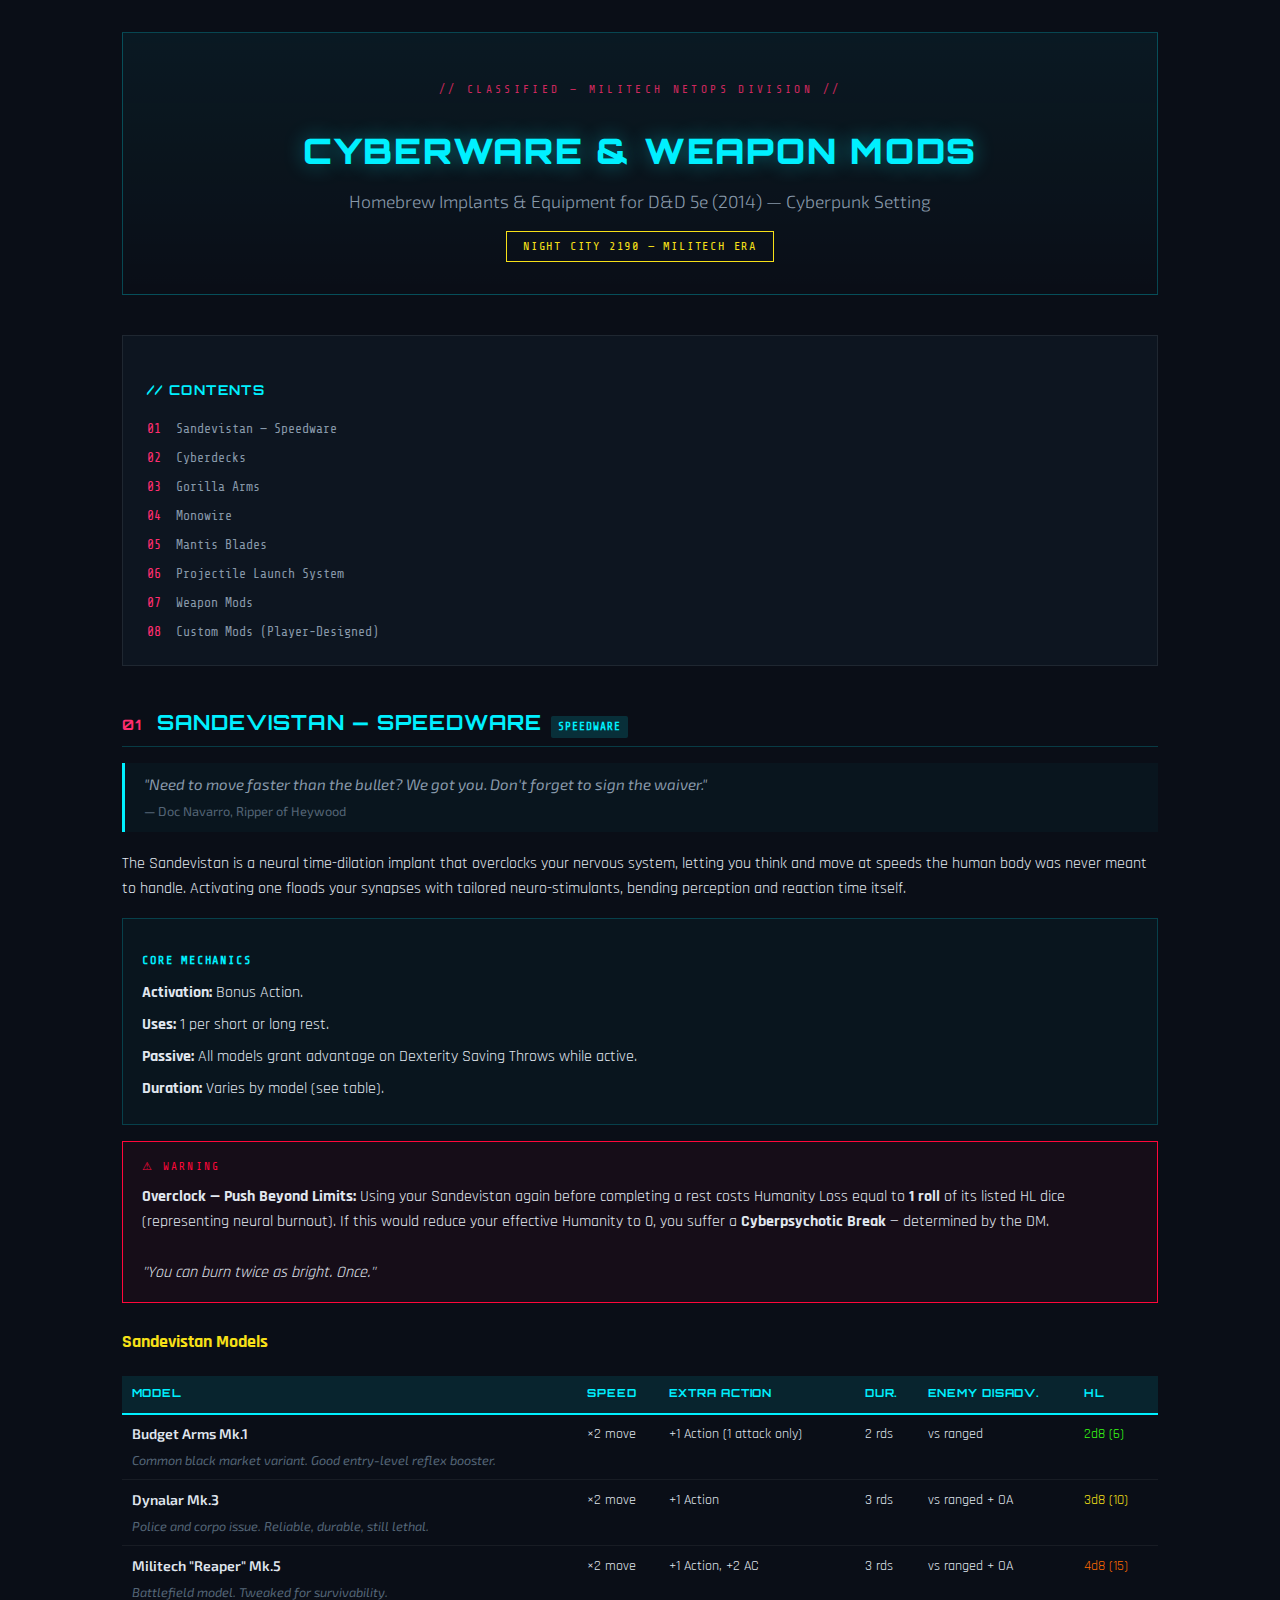
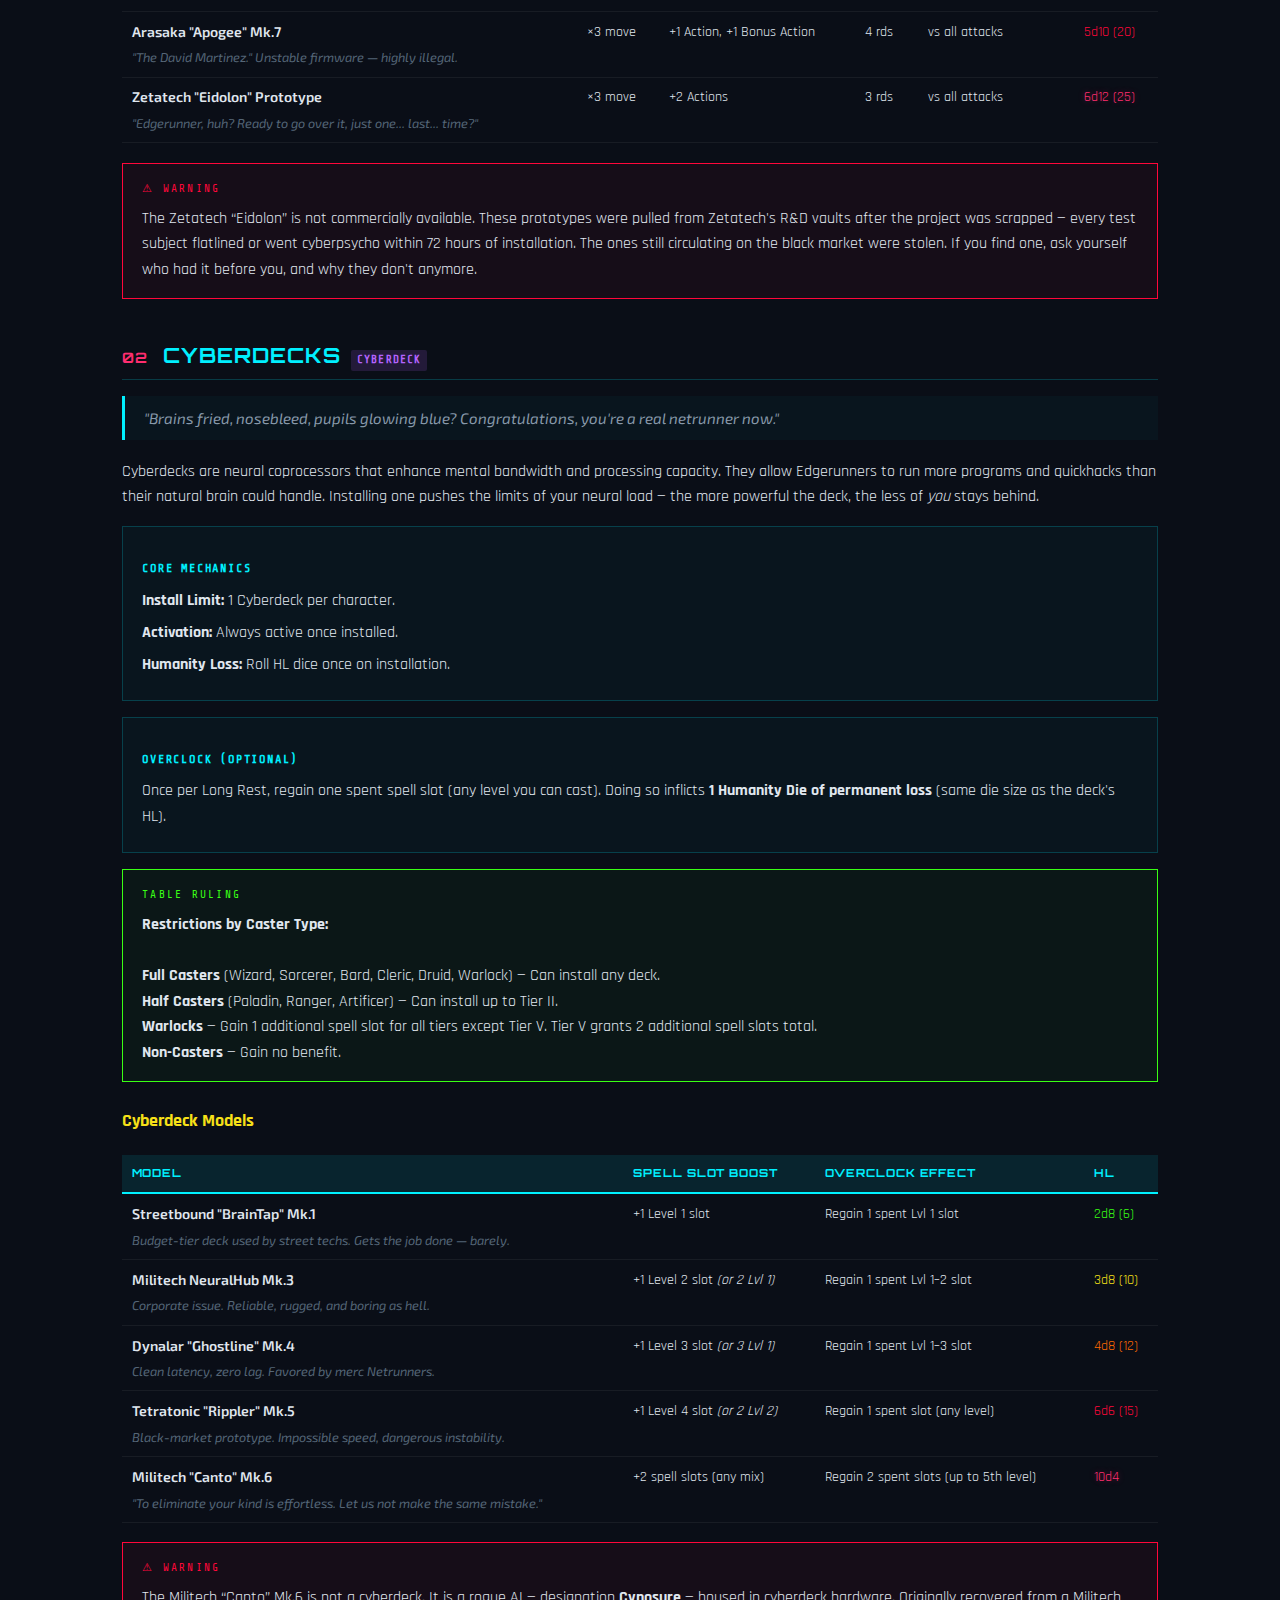
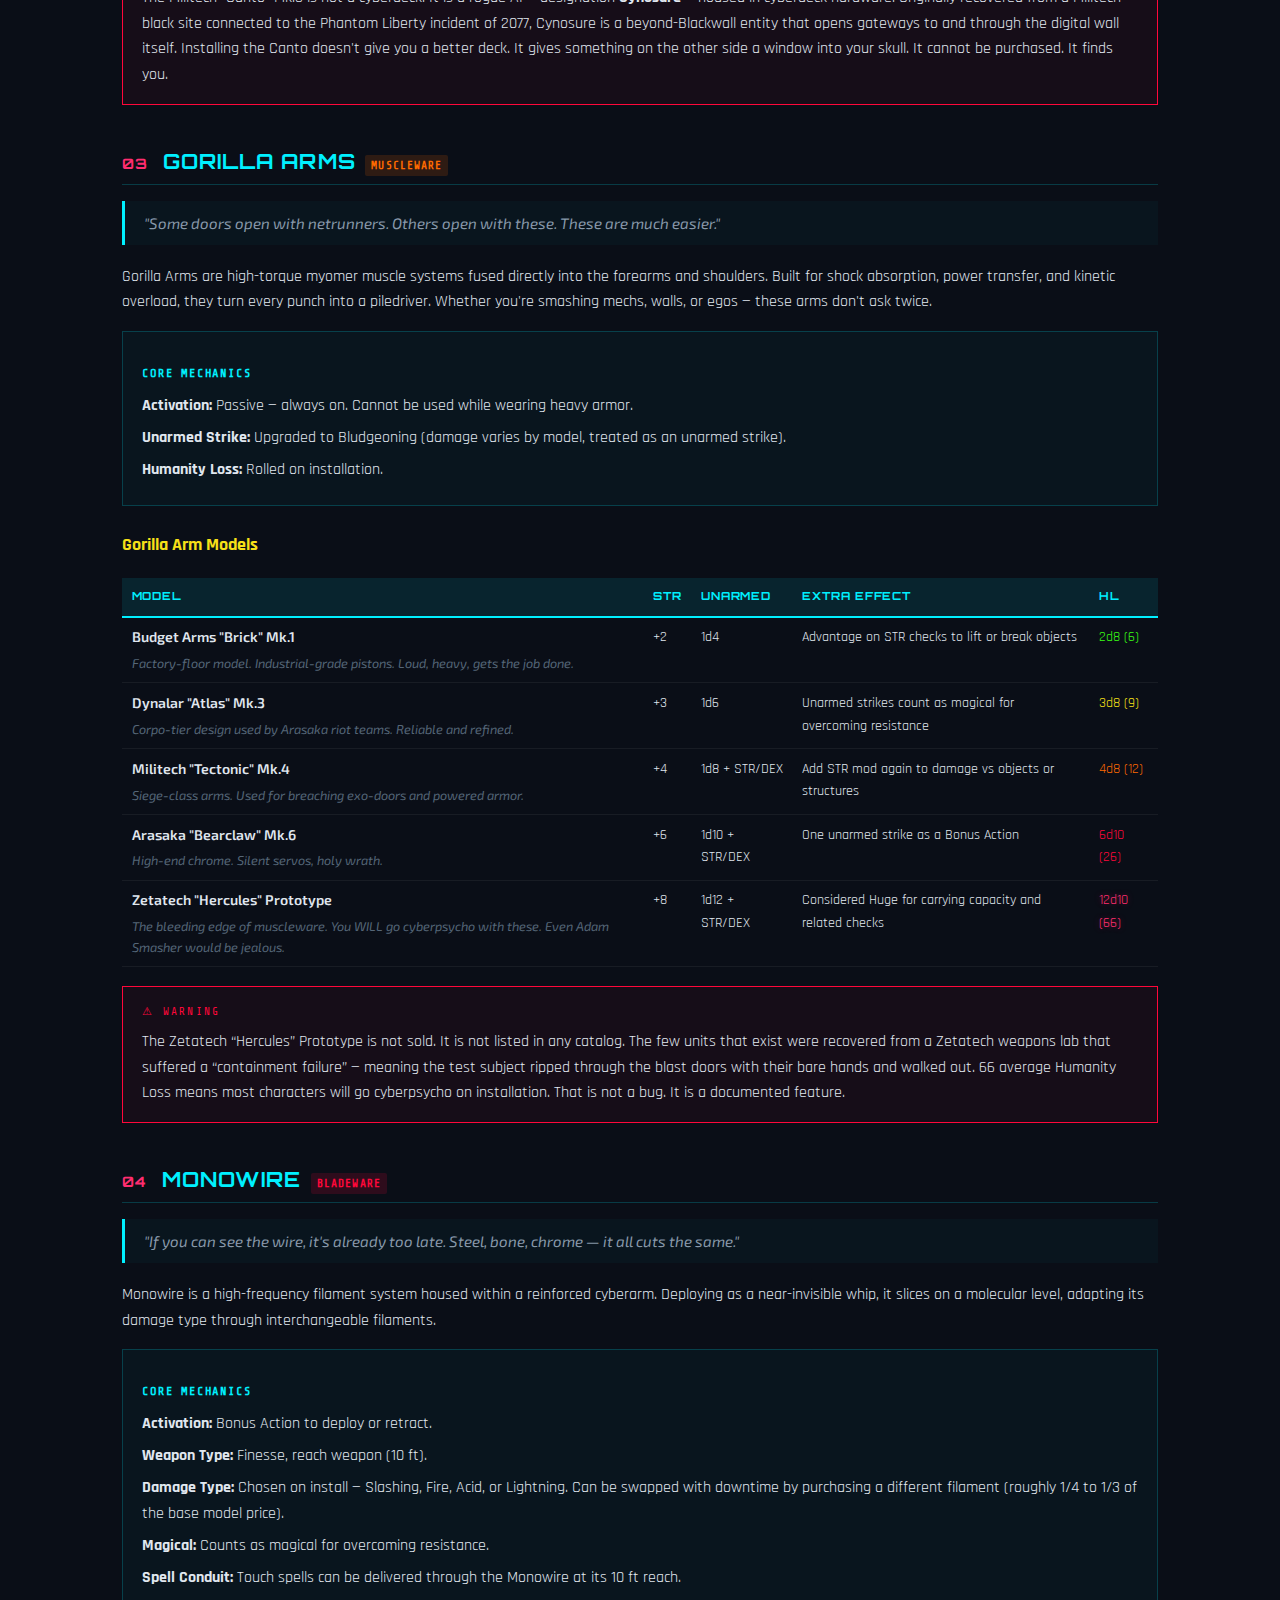
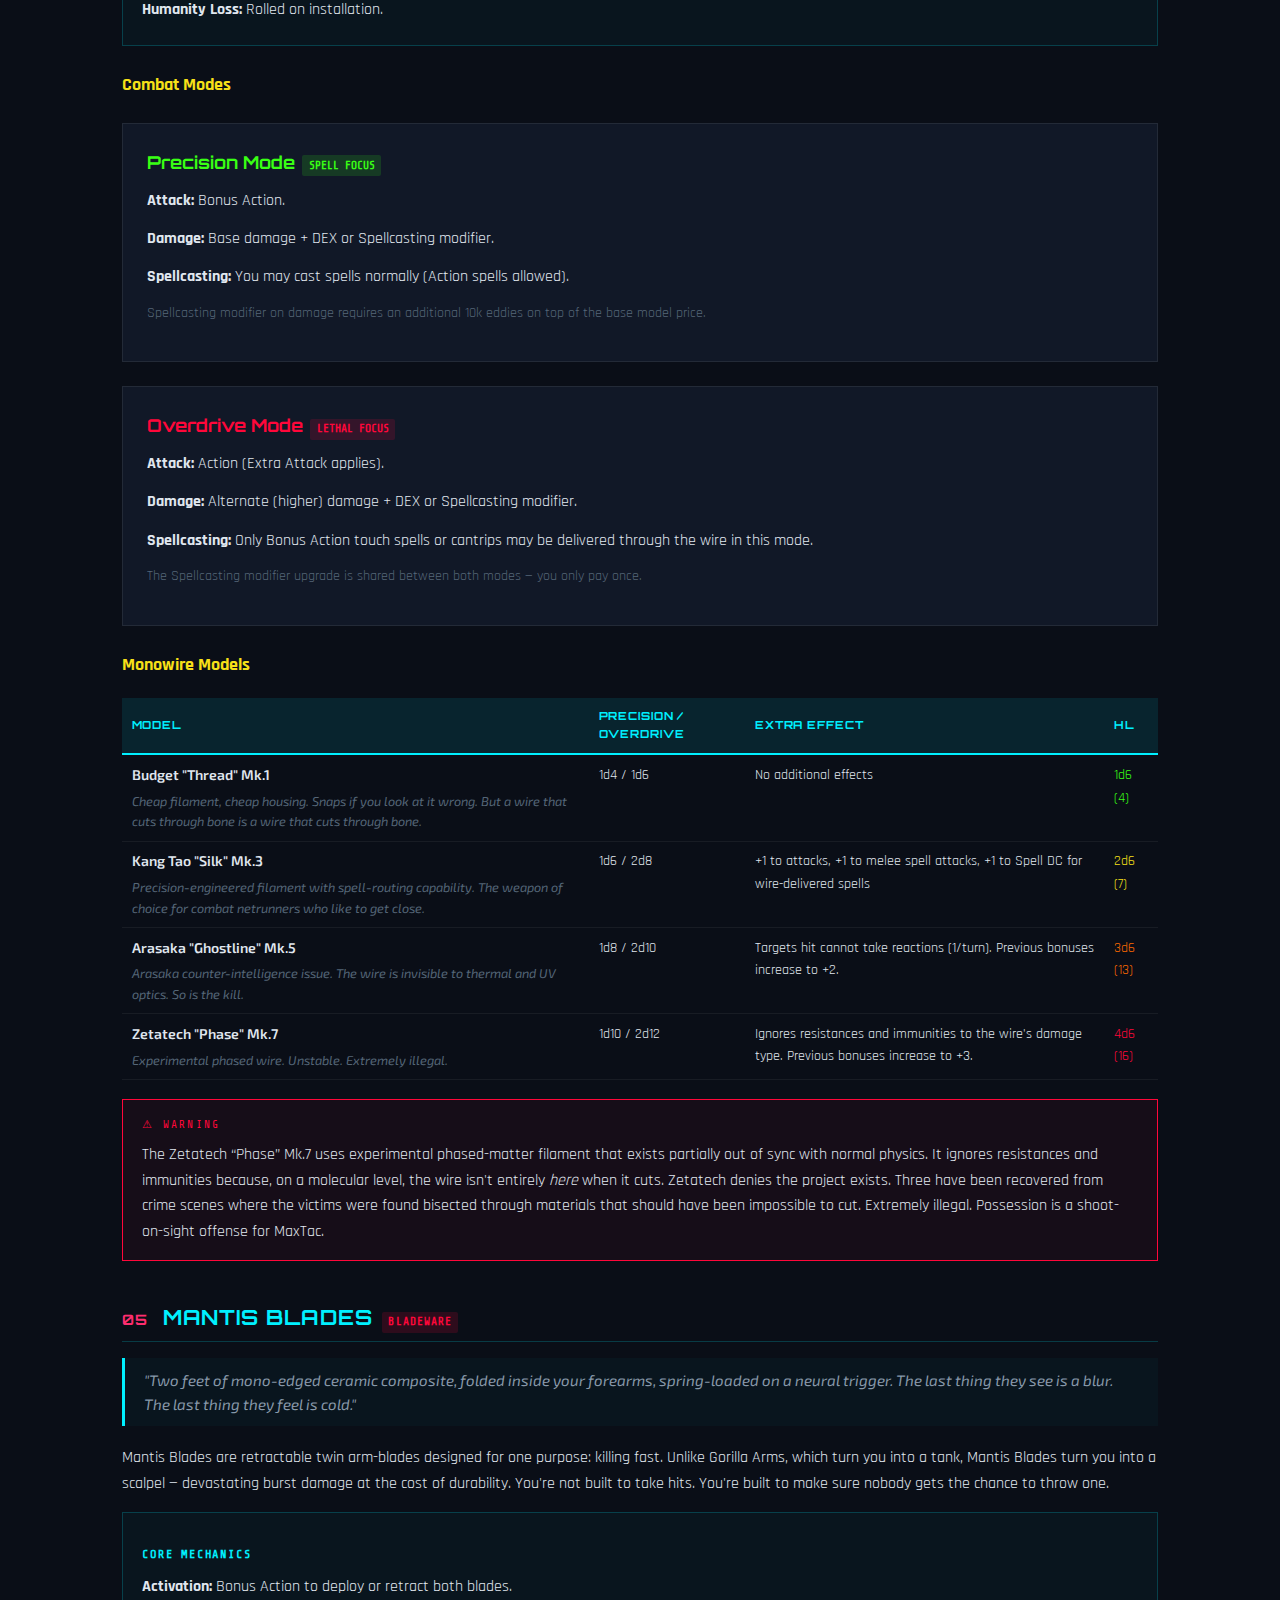
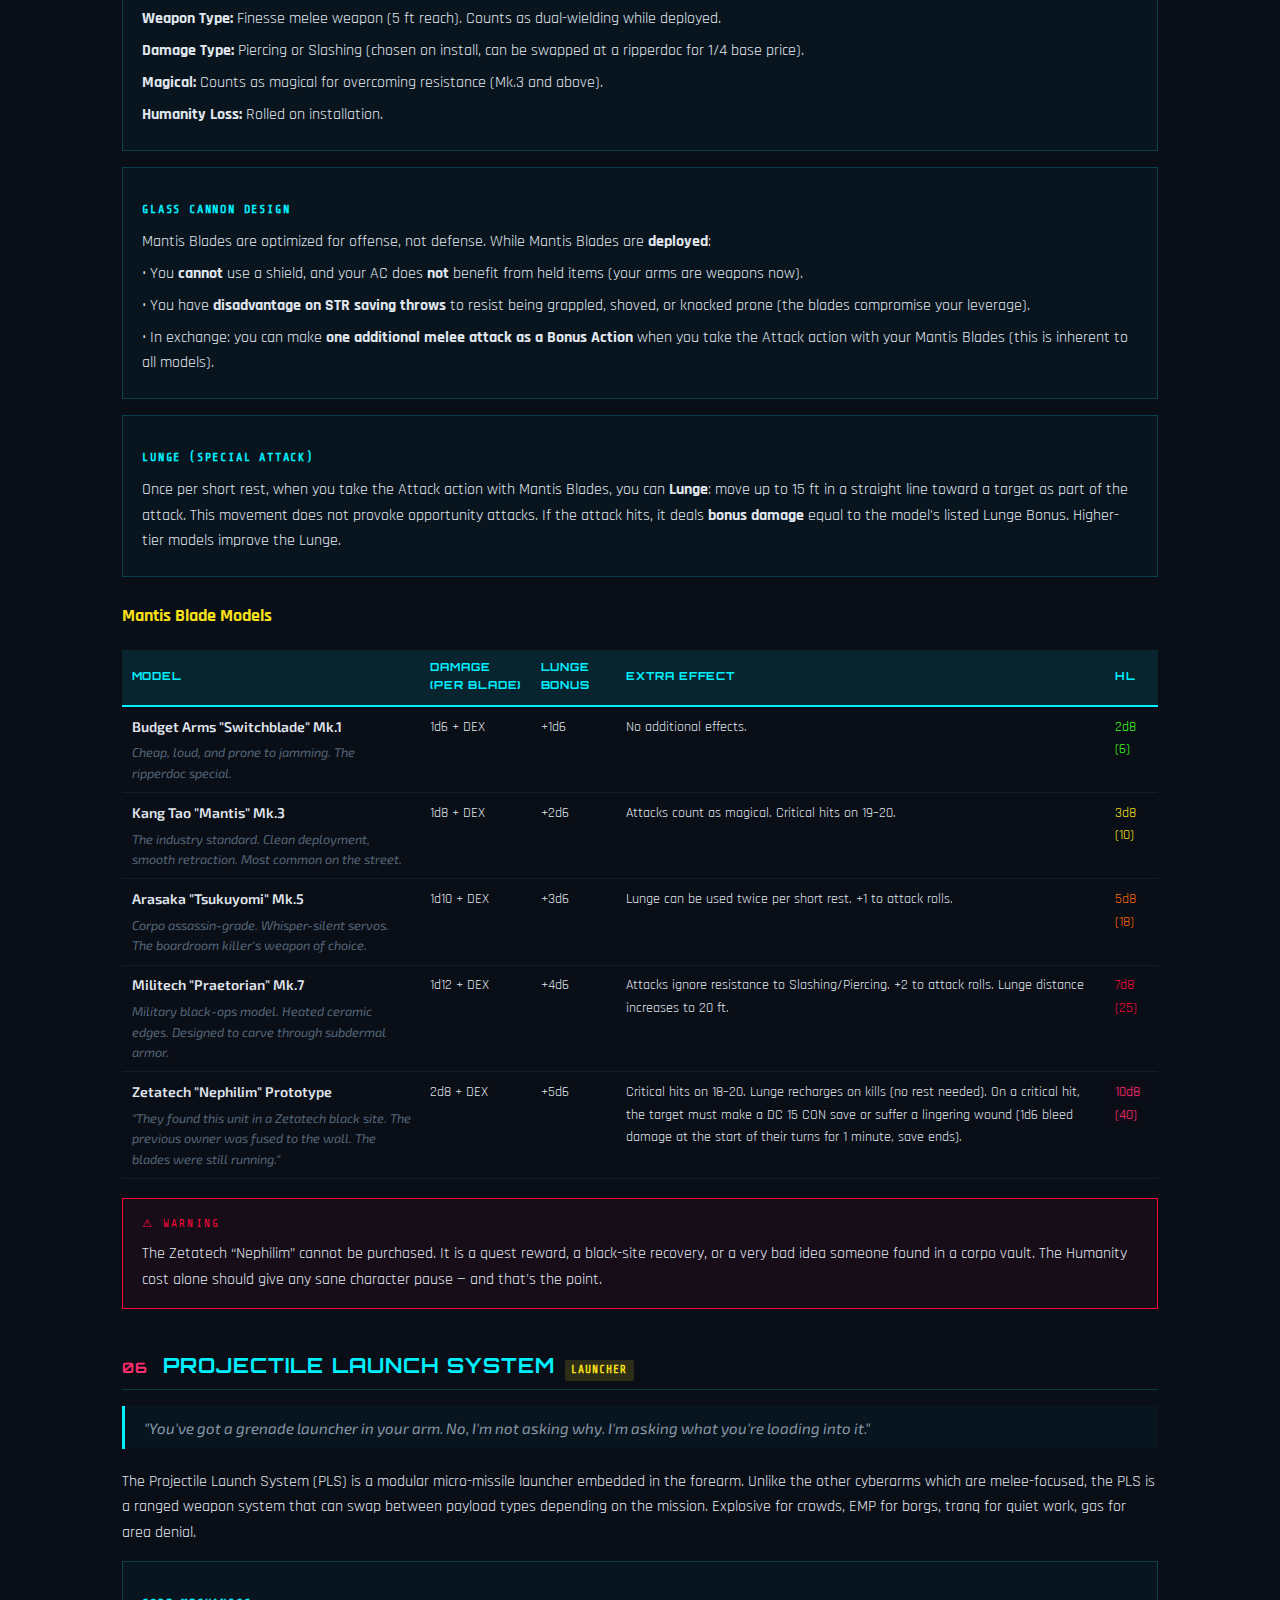
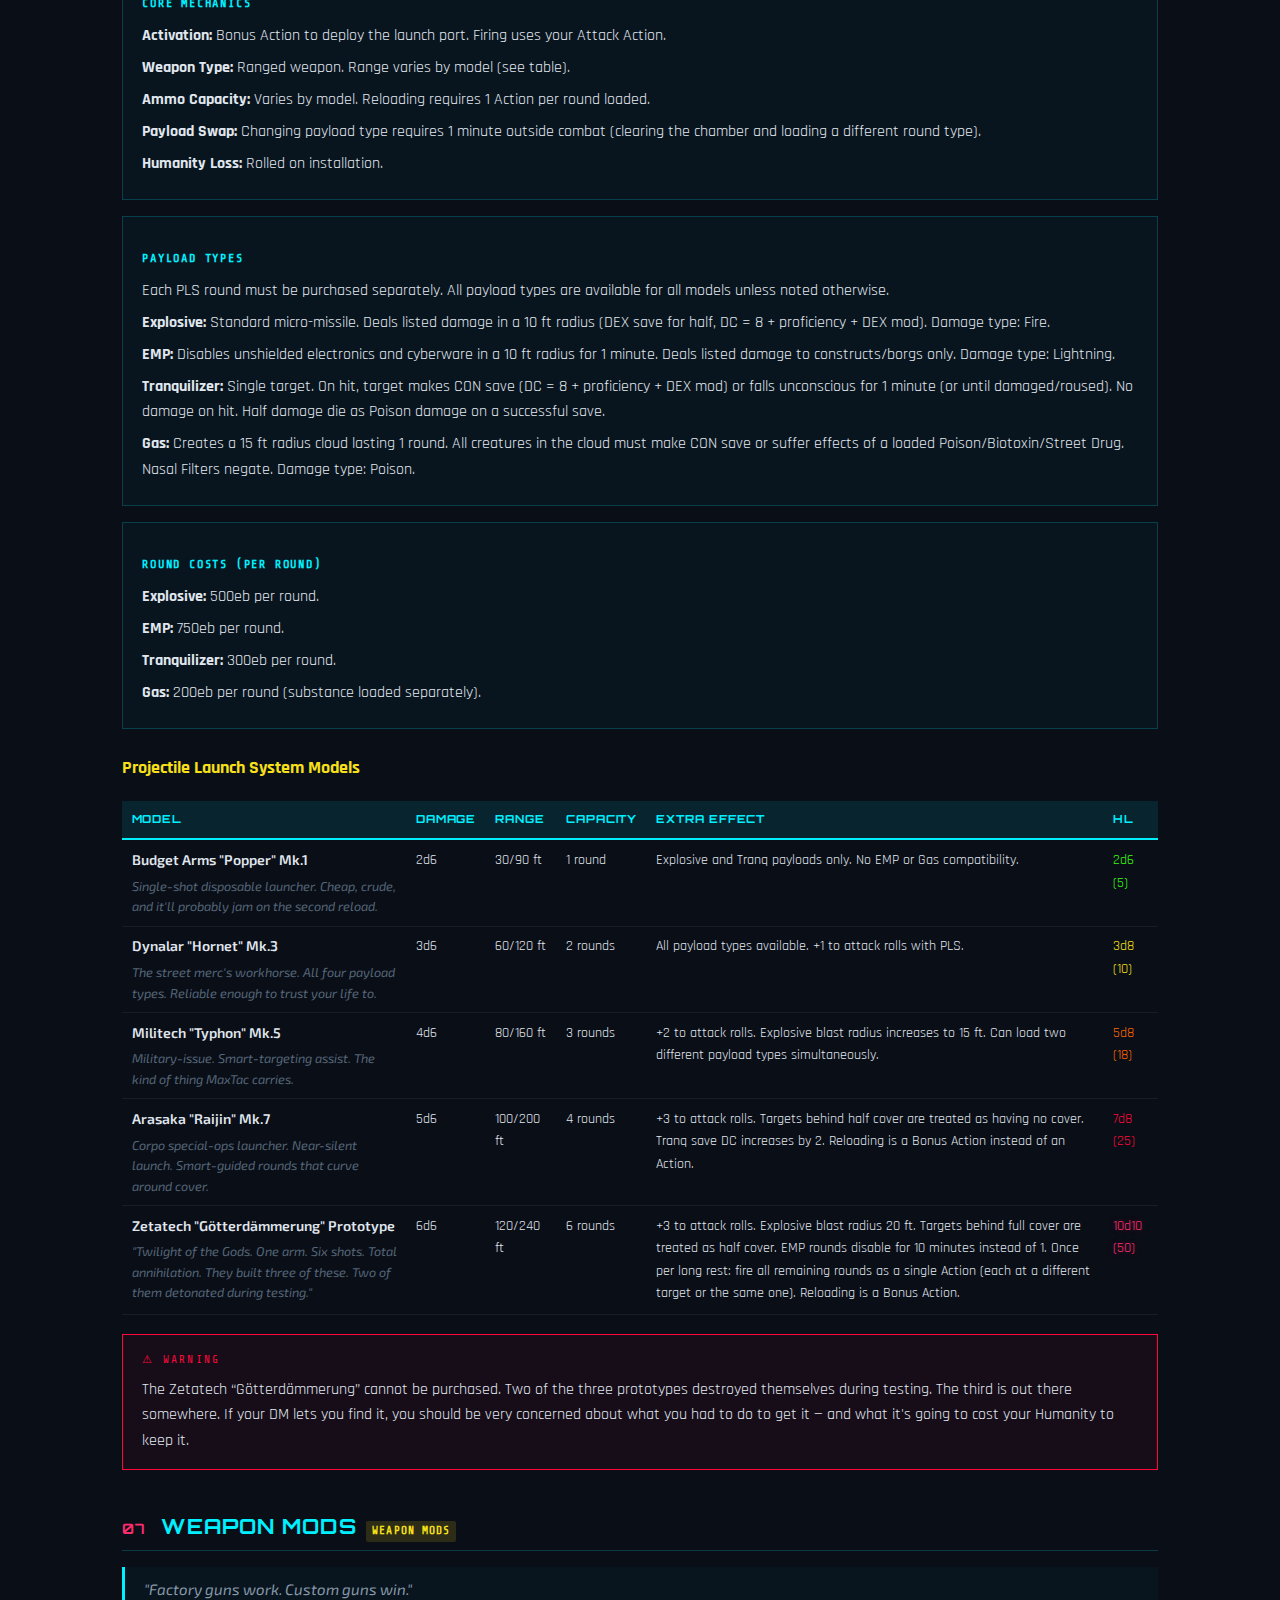
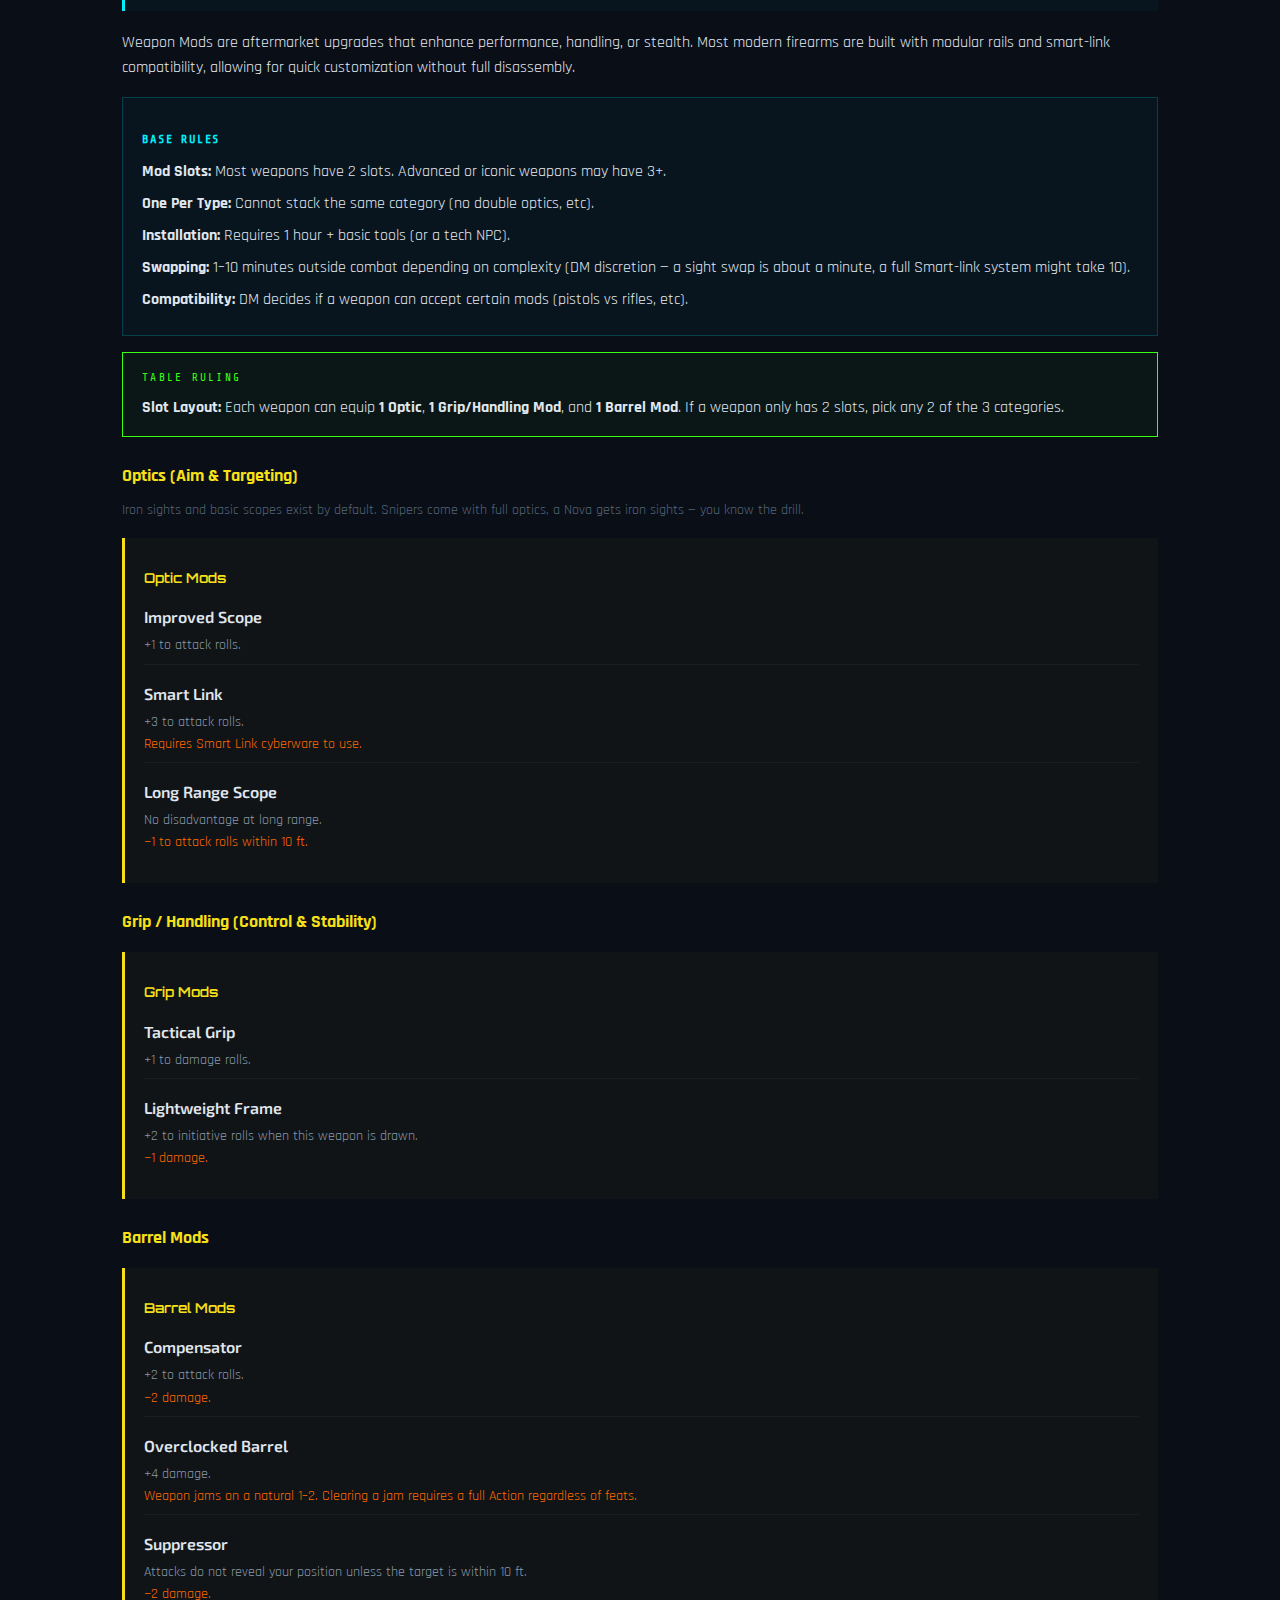
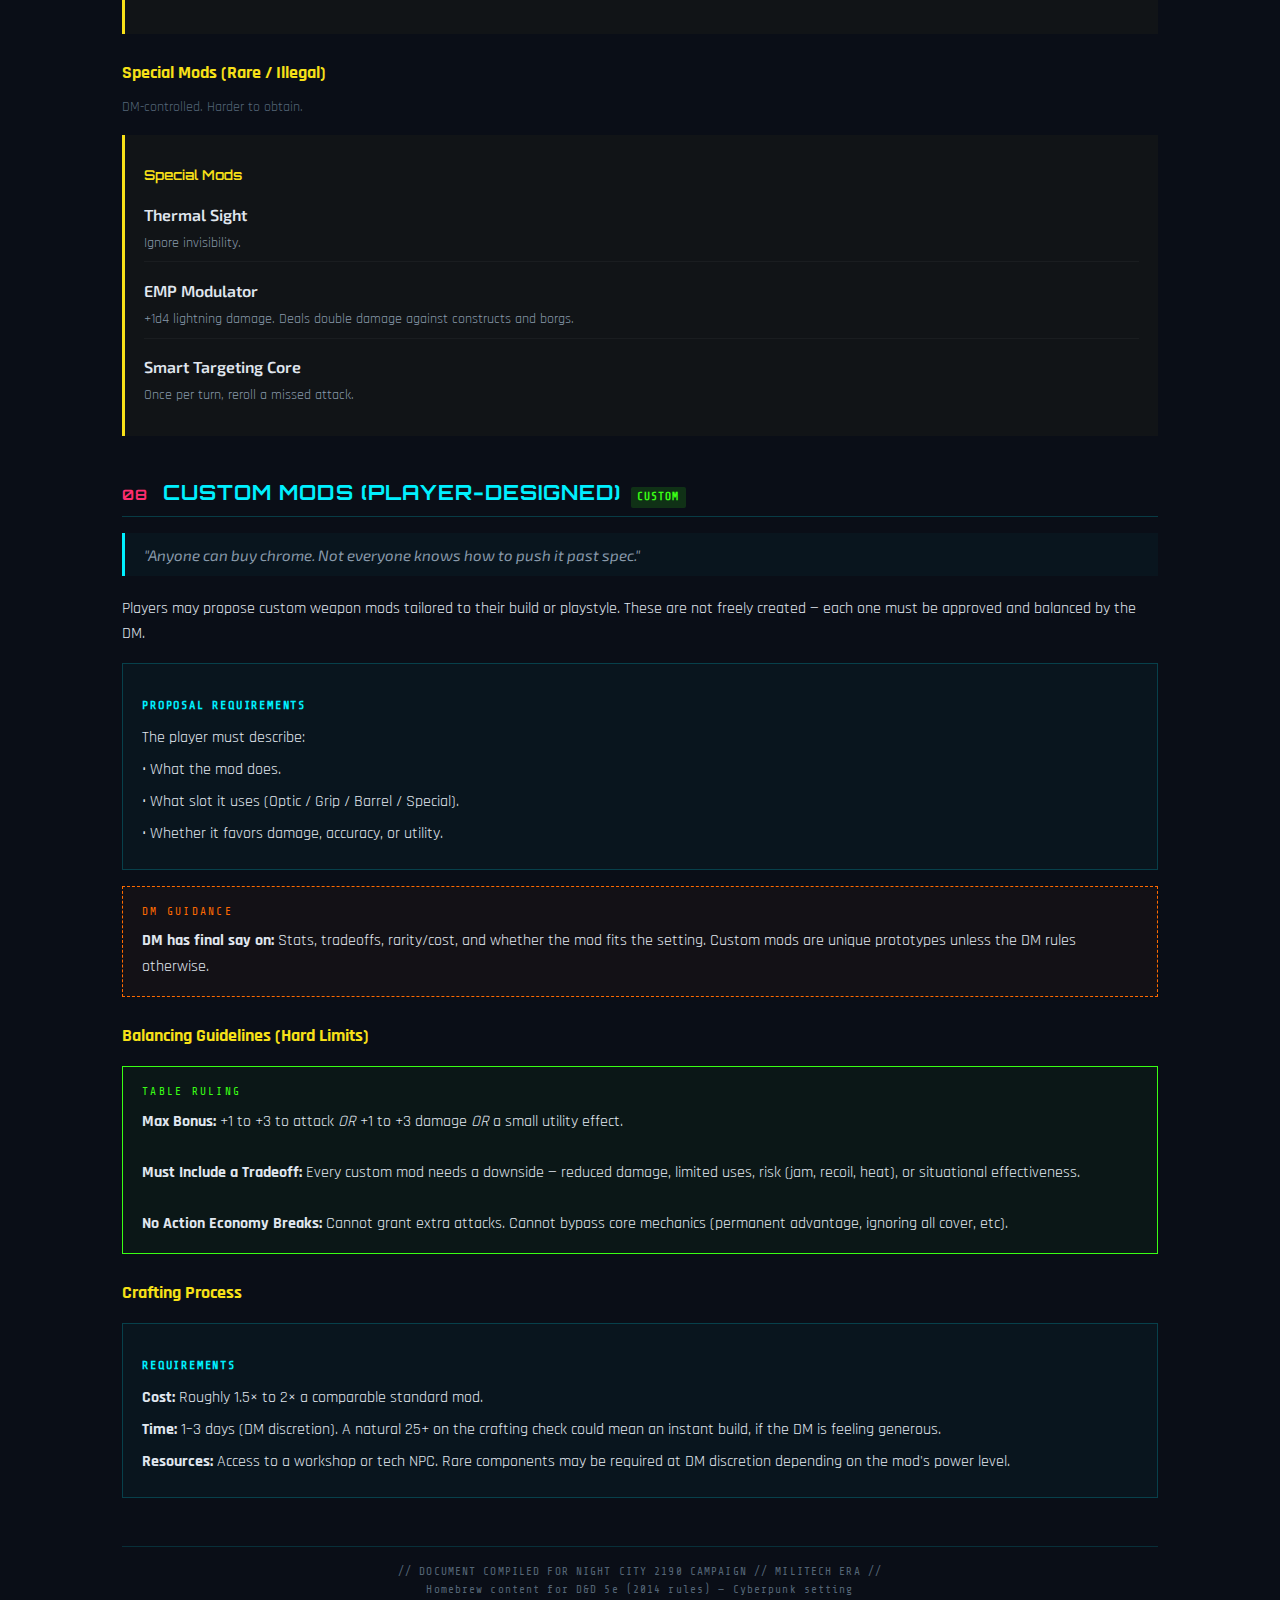
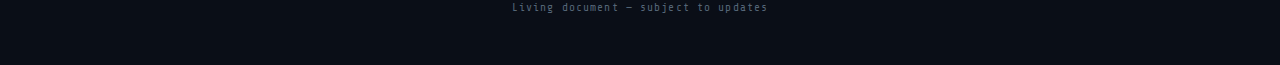
<file: Dnd/cyberpunkred2190/cyberpunk_cyberware_compendium.html>
<!DOCTYPE html>
<html lang="en">
<head>
<meta charset="UTF-8">
<meta name="viewport" content="width=device-width, initial-scale=1.0">
<title>Cyberware &amp; Weapon Mods Compendium — Cyberpunk x D&amp;D 5e (2190)</title>
<style>
  @import url('https://fonts.googleapis.com/css2?family=Orbitron:wght@400;700;900&family=Share+Tech+Mono&family=Rajdhani:wght@300;400;500;600;700&family=Exo+2:ital,wght@0,300;0,400;0,600;0,700;1,300;1,400&display=swap');

  :root {
    --cyan: #00f0ff;
    --magenta: #ff2d6f;
    --yellow: #f7e018;
    --green: #39ff14;
    --orange: #ff6a00;
    --red: #ff073a;
    --purple: #b464ff;
    --bg-dark: #0a0e17;
    --bg-panel: #111827;
    --bg-panel-alt: #0d1520;
    --border-glow: rgba(0, 240, 255, 0.25);
    --text-primary: #e0e7ef;
    --text-muted: #8899aa;
    --text-dim: #556677;
  }

  * { margin: 0; padding: 0; box-sizing: border-box; }

  body {
    background: var(--bg-dark);
    color: var(--text-primary);
    font-family: 'Rajdhani', sans-serif;
    font-weight: 400;
    line-height: 1.6;
    padding: 2rem;
    max-width: 1100px;
    margin: 0 auto;
  }

  /* HEADER */
  .doc-header {
    text-align: center;
    padding: 3rem 2rem 2rem;
    border: 1px solid var(--border-glow);
    background: linear-gradient(180deg, rgba(0,240,255,0.05) 0%, transparent 100%);
    margin-bottom: 2.5rem;
    position: relative;
  }
  .doc-header::before {
    content: "// CLASSIFIED — MILITECH NETOPS DIVISION //";
    display: block;
    font-family: 'Share Tech Mono', monospace;
    font-size: 0.7rem;
    color: var(--magenta);
    letter-spacing: 0.3em;
    margin-bottom: 1.5rem;
    opacity: 0.8;
  }
  .doc-header h1 {
    font-family: 'Orbitron', sans-serif;
    font-weight: 900;
    font-size: 2.2rem;
    color: var(--cyan);
    text-shadow: 0 0 20px rgba(0,240,255,0.4);
    letter-spacing: 0.05em;
    margin-bottom: 0.5rem;
  }
  .doc-header .subtitle {
    font-family: 'Exo 2', sans-serif;
    font-size: 1.1rem;
    color: var(--text-muted);
    font-weight: 300;
  }
  .doc-header .campaign-tag {
    display: inline-block;
    margin-top: 1rem;
    padding: 0.3rem 1rem;
    border: 1px solid var(--yellow);
    color: var(--yellow);
    font-family: 'Share Tech Mono', monospace;
    font-size: 0.75rem;
    letter-spacing: 0.15em;
  }

  /* SECTION HEADINGS */
  h2 {
    font-family: 'Orbitron', sans-serif;
    font-weight: 700;
    font-size: 1.3rem;
    color: var(--cyan);
    margin: 2.5rem 0 1rem;
    padding-bottom: 0.4rem;
    border-bottom: 1px solid rgba(0,240,255,0.2);
    letter-spacing: 0.05em;
  }
  h2 .section-num {
    color: var(--magenta);
    margin-right: 0.5rem;
    font-size: 0.9rem;
  }

  h3 {
    font-family: 'Rajdhani', sans-serif;
    font-weight: 700;
    font-size: 1.15rem;
    color: var(--yellow);
    margin: 1.5rem 0 0.6rem;
  }

  h4 {
    font-family: 'Rajdhani', sans-serif;
    font-weight: 600;
    font-size: 1.05rem;
    margin: 1rem 0 0.4rem;
  }

  p {
    margin-bottom: 0.8rem;
    font-size: 1rem;
    font-weight: 400;
  }

  /* FLAVOR QUOTES */
  .flavor-quote {
    font-family: 'Exo 2', sans-serif;
    font-style: italic;
    font-size: 0.95rem;
    color: var(--text-muted);
    border-left: 3px solid var(--cyan);
    padding: 0.6rem 1.2rem;
    margin: 0.8rem 0 1.2rem;
    background: rgba(0,240,255,0.03);
  }
  .flavor-quote .attribution {
    display: block;
    margin-top: 0.3rem;
    font-size: 0.8rem;
    color: var(--text-dim);
    font-style: normal;
  }

  /* MECHANIC BOXES */
  .mechanic-box {
    border: 1px solid rgba(0,240,255,0.2);
    padding: 1rem 1.2rem;
    margin: 1rem 0;
    background: rgba(0,240,255,0.03);
  }
  .mechanic-box h4 {
    font-family: 'Share Tech Mono', monospace;
    font-size: 0.75rem;
    color: var(--cyan);
    letter-spacing: 0.15em;
    text-transform: uppercase;
    margin-bottom: 0.6rem;
  }
  .mechanic-box p { margin-bottom: 0.4rem; }

  .warning-box {
    border: 1px solid var(--red);
    padding: 1rem 1.2rem;
    margin: 1rem 0;
    background: rgba(255,7,58,0.05);
  }
  .warning-box::before {
    content: "⚠ WARNING";
    display: block;
    font-family: 'Share Tech Mono', monospace;
    font-size: 0.7rem;
    color: var(--red);
    letter-spacing: 0.2em;
    margin-bottom: 0.5rem;
  }

  .ruling-box {
    border: 1px solid var(--green);
    padding: 1rem 1.2rem;
    margin: 1rem 0;
    background: rgba(57,255,20,0.04);
  }
  .ruling-box::before {
    content: "TABLE RULING";
    display: block;
    font-family: 'Share Tech Mono', monospace;
    font-size: 0.7rem;
    color: var(--green);
    letter-spacing: 0.2em;
    margin-bottom: 0.5rem;
  }

  .dm-note {
    border: 1px dashed var(--orange);
    padding: 1rem 1.2rem;
    margin: 1rem 0;
    background: rgba(255,106,0,0.04);
  }
  .dm-note::before {
    content: "DM GUIDANCE";
    display: block;
    font-family: 'Share Tech Mono', monospace;
    font-size: 0.7rem;
    color: var(--orange);
    letter-spacing: 0.2em;
    margin-bottom: 0.5rem;
  }

  /* TABLES */
  table {
    width: 100%;
    border-collapse: collapse;
    margin: 1.2rem 0;
    font-size: 0.88rem;
  }
  thead th {
    background: rgba(0,240,255,0.1);
    color: var(--cyan);
    font-family: 'Orbitron', sans-serif;
    font-weight: 700;
    font-size: 0.7rem;
    letter-spacing: 0.08em;
    text-transform: uppercase;
    padding: 0.6rem 0.6rem;
    text-align: left;
    border-bottom: 2px solid var(--cyan);
  }
  tbody td {
    padding: 0.55rem 0.6rem;
    border-bottom: 1px solid rgba(255,255,255,0.06);
    vertical-align: top;
  }
  tbody tr:hover { background: rgba(0,240,255,0.03); }

  .model-name {
    font-family: 'Exo 2', sans-serif;
    font-weight: 600;
    color: var(--text-primary);
  }
  .model-desc {
    font-family: 'Exo 2', sans-serif;
    font-size: 0.8rem;
    color: var(--text-dim);
    font-style: italic;
    display: block;
    margin-top: 0.2rem;
  }

  /* TIER COLORS FOR TABLE ROWS */
  .hl-low { color: var(--green); }
  .hl-mid { color: var(--yellow); }
  .hl-high { color: var(--orange); }
  .hl-extreme { color: var(--red); }
  .hl-psycho { color: var(--magenta); text-shadow: 0 0 6px rgba(255,45,111,0.4); }

  /* TAGS */
  .tag {
    display: inline-block;
    font-family: 'Share Tech Mono', monospace;
    font-size: 0.7rem;
    padding: 0.1rem 0.4rem;
    border-radius: 2px;
    margin: 0.1rem 0.15rem;
  }
  .tag-speedware { background: rgba(0,240,255,0.15); color: var(--cyan); }
  .tag-cyberdeck { background: rgba(180,100,255,0.15); color: var(--purple); }
  .tag-muscle { background: rgba(255,106,0,0.15); color: var(--orange); }
  .tag-blade { background: rgba(255,7,58,0.15); color: var(--red); }
  .tag-weapon { background: rgba(247,224,24,0.15); color: var(--yellow); }
  .tag-mod { background: rgba(57,255,20,0.15); color: var(--green); }

  /* IMPLANT CARDS */
  .implant-section {
    border: 1px solid rgba(255,255,255,0.08);
    background: var(--bg-panel);
    padding: 1.5rem;
    margin: 1.5rem 0;
  }
  .implant-section > h3:first-child {
    font-family: 'Orbitron', sans-serif;
    font-size: 1.1rem;
    margin-top: 0;
  }

  /* MOD CARDS */
  .mod-category {
    border-left: 3px solid var(--yellow);
    padding: 0.8rem 1.2rem;
    margin: 1rem 0;
    background: rgba(247,224,24,0.03);
  }
  .mod-category h4 {
    color: var(--yellow);
    font-family: 'Orbitron', sans-serif;
    font-size: 0.85rem;
    margin-bottom: 0.5rem;
  }
  .mod-entry {
    margin: 0.6rem 0;
    padding: 0.4rem 0;
    border-bottom: 1px solid rgba(255,255,255,0.04);
  }
  .mod-entry:last-child { border-bottom: none; }
  .mod-name {
    font-family: 'Exo 2', sans-serif;
    font-weight: 600;
    color: var(--text-primary);
  }
  .mod-effect {
    font-size: 0.9rem;
    color: var(--text-muted);
    margin-top: 0.15rem;
  }
  .mod-tradeoff {
    font-size: 0.85rem;
    color: var(--orange);
  }

  /* TOC */
  .toc {
    border: 1px solid rgba(255,255,255,0.08);
    background: var(--bg-panel-alt);
    padding: 1.2rem 1.5rem;
    margin-bottom: 2rem;
  }
  .toc h3 {
    font-family: 'Orbitron', sans-serif;
    font-size: 0.85rem;
    color: var(--cyan);
    margin-bottom: 0.8rem;
    letter-spacing: 0.1em;
  }
  .toc ul { list-style: none; }
  .toc li {
    font-family: 'Share Tech Mono', monospace;
    font-size: 0.82rem;
    padding: 0.25rem 0;
    color: var(--text-muted);
  }
  .toc li span { color: var(--magenta); margin-right: 0.5rem; }

  .footer-bar {
    margin-top: 3rem;
    padding: 1rem;
    border-top: 1px solid rgba(0,240,255,0.15);
    text-align: center;
    font-family: 'Share Tech Mono', monospace;
    font-size: 0.7rem;
    color: var(--text-dim);
    letter-spacing: 0.1em;
  }

  @media print {
    body { background: #fff; color: #111; padding: 1rem; }
    .doc-header { border-color: #ccc; background: none; }
    .doc-header h1 { color: #111; text-shadow: none; }
    h2 { color: #333; border-color: #ccc; }
    thead th { background: #eee; color: #333; border-color: #333; }
    tbody td { border-color: #ddd; }
  }
</style>
</head>
<body>

<div class="doc-header">
  <h1>CYBERWARE &amp; WEAPON MODS</h1>
  <div class="subtitle">Homebrew Implants &amp; Equipment for D&amp;D 5e (2014) — Cyberpunk Setting</div>
  <div class="campaign-tag">NIGHT CITY 2190 &mdash; MILITECH ERA</div>
</div>

<div class="toc">
  <h3>// CONTENTS</h3>
  <ul>
    <li><span>01</span> Sandevistan &mdash; Speedware</li>
    <li><span>02</span> Cyberdecks</li>
    <li><span>03</span> Gorilla Arms</li>
    <li><span>04</span> Monowire</li>
    <li><span>05</span> Mantis Blades</li>
    <li><span>06</span> Projectile Launch System</li>
    <li><span>07</span> Weapon Mods</li>
    <li><span>08</span> Custom Mods (Player-Designed)</li>
  </ul>
</div>


<!-- ====================================================================== -->
<!-- SECTION 01 — SANDEVISTAN                                               -->
<!-- ====================================================================== -->
<h2><span class="section-num">01</span> SANDEVISTAN &mdash; SPEEDWARE <span class="tag tag-speedware">SPEEDWARE</span></h2>

<div class="flavor-quote">
  "Need to move faster than the bullet? We got you. Don't forget to sign the waiver."
  <span class="attribution">&mdash; Doc Navarro, Ripper of Heywood</span>
</div>

<p>The Sandevistan is a neural time-dilation implant that overclocks your nervous system, letting you think and move at speeds the human body was never meant to handle. Activating one floods your synapses with tailored neuro-stimulants, bending perception and reaction time itself.</p>

<div class="mechanic-box">
  <h4>Core Mechanics</h4>
  <p><strong>Activation:</strong> Bonus Action.</p>
  <p><strong>Uses:</strong> 1 per short or long rest.</p>
  <p><strong>Passive:</strong> All models grant advantage on Dexterity Saving Throws while active.</p>
  <p><strong>Duration:</strong> Varies by model (see table).</p>
</div>

<div class="warning-box">
  <strong>Overclock &mdash; Push Beyond Limits:</strong> Using your Sandevistan again before completing a rest costs Humanity Loss equal to <strong>1 roll</strong> of its listed HL dice (representing neural burnout). If this would reduce your effective Humanity to 0, you suffer a <strong>Cyberpsychotic Break</strong> &mdash; determined by the DM.
  <br><br>
  <em>"You can burn twice as bright. Once."</em>
</div>

<h3>Sandevistan Models</h3>

<table>
  <thead>
    <tr>
      <th>Model</th>
      <th>Speed</th>
      <th>Extra Action</th>
      <th>Dur.</th>
      <th>Enemy Disadv.</th>
      <th>HL</th>
    </tr>
  </thead>
  <tbody>
    <tr>
      <td>
        <span class="model-name">Budget Arms Mk.1</span>
        <span class="model-desc">Common black market variant. Good entry-level reflex booster.</span>
      </td>
      <td>&times;2 move</td>
      <td>+1 Action (1 attack only)</td>
      <td>2 rds</td>
      <td>vs ranged</td>
      <td class="hl-low">2d8 (6)</td>
    </tr>
    <tr>
      <td>
        <span class="model-name">Dynalar Mk.3</span>
        <span class="model-desc">Police and corpo issue. Reliable, durable, still lethal.</span>
      </td>
      <td>&times;2 move</td>
      <td>+1 Action</td>
      <td>3 rds</td>
      <td>vs ranged + OA</td>
      <td class="hl-mid">3d8 (10)</td>
    </tr>
    <tr>
      <td>
        <span class="model-name">Militech "Reaper" Mk.5</span>
        <span class="model-desc">Battlefield model. Tweaked for survivability.</span>
      </td>
      <td>&times;2 move</td>
      <td>+1 Action, +2 AC</td>
      <td>3 rds</td>
      <td>vs ranged + OA</td>
      <td class="hl-high">4d8 (15)</td>
    </tr>
    <tr>
      <td>
        <span class="model-name">Arasaka "Apogee" Mk.7</span>
        <span class="model-desc">"The David Martinez." Unstable firmware &mdash; highly illegal.</span>
      </td>
      <td>&times;3 move</td>
      <td>+1 Action, +1 Bonus Action</td>
      <td>4 rds</td>
      <td>vs all attacks</td>
      <td class="hl-extreme">5d10 (20)</td>
    </tr>
    <tr>
      <td>
        <span class="model-name">Zetatech "Eidolon" Prototype</span>
        <span class="model-desc">"Edgerunner, huh? Ready to go over it, just one... last... time?"</span>
      </td>
      <td>&times;3 move</td>
      <td>+2 Actions</td>
      <td>3 rds</td>
      <td>vs all attacks</td>
      <td class="hl-psycho">6d12 (25)</td>
    </tr>
  </tbody>
</table>

<div class="warning-box">
  The Zetatech &ldquo;Eidolon&rdquo; is not commercially available. These prototypes were pulled from Zetatech's R&amp;D vaults after the project was scrapped &mdash; every test subject flatlined or went cyberpsycho within 72 hours of installation. The ones still circulating on the black market were stolen. If you find one, ask yourself who had it before you, and why they don't anymore.
</div>


<!-- ====================================================================== -->
<!-- SECTION 02 — CYBERDECKS                                                -->
<!-- ====================================================================== -->
<h2><span class="section-num">02</span> CYBERDECKS <span class="tag tag-cyberdeck">CYBERDECK</span></h2>

<div class="flavor-quote">
  "Brains fried, nosebleed, pupils glowing blue? Congratulations, you're a real netrunner now."
</div>

<p>Cyberdecks are neural coprocessors that enhance mental bandwidth and processing capacity. They allow Edgerunners to run more programs and quickhacks than their natural brain could handle. Installing one pushes the limits of your neural load &mdash; the more powerful the deck, the less of <em>you</em> stays behind.</p>

<div class="mechanic-box">
  <h4>Core Mechanics</h4>
  <p><strong>Install Limit:</strong> 1 Cyberdeck per character.</p>
  <p><strong>Activation:</strong> Always active once installed.</p>
  <p><strong>Humanity Loss:</strong> Roll HL dice once on installation.</p>
</div>

<div class="mechanic-box">
  <h4>Overclock (Optional)</h4>
  <p>Once per Long Rest, regain one spent spell slot (any level you can cast). Doing so inflicts <strong>1 Humanity Die of permanent loss</strong> (same die size as the deck's HL).</p>
</div>

<div class="ruling-box">
  <strong>Restrictions by Caster Type:</strong>
  <br><br>
  <strong>Full Casters</strong> (Wizard, Sorcerer, Bard, Cleric, Druid, Warlock) &mdash; Can install any deck.
  <br>
  <strong>Half Casters</strong> (Paladin, Ranger, Artificer) &mdash; Can install up to Tier II.
  <br>
  <strong>Warlocks</strong> &mdash; Gain 1 additional spell slot for all tiers except Tier V. Tier V grants 2 additional spell slots total.
  <br>
  <strong>Non-Casters</strong> &mdash; Gain no benefit.
</div>

<h3>Cyberdeck Models</h3>

<table>
  <thead>
    <tr>
      <th>Model</th>
      <th>Spell Slot Boost</th>
      <th>Overclock Effect</th>
      <th>HL</th>
    </tr>
  </thead>
  <tbody>
    <tr>
      <td>
        <span class="model-name">Streetbound "BrainTap" Mk.1</span>
        <span class="model-desc">Budget-tier deck used by street techs. Gets the job done &mdash; barely.</span>
      </td>
      <td>+1 Level 1 slot</td>
      <td>Regain 1 spent Lvl 1 slot</td>
      <td class="hl-low">2d8 (6)</td>
    </tr>
    <tr>
      <td>
        <span class="model-name">Militech NeuralHub Mk.3</span>
        <span class="model-desc">Corporate issue. Reliable, rugged, and boring as hell.</span>
      </td>
      <td>+1 Level 2 slot <em>(or 2 Lvl 1)</em></td>
      <td>Regain 1 spent Lvl 1&ndash;2 slot</td>
      <td class="hl-mid">3d8 (10)</td>
    </tr>
    <tr>
      <td>
        <span class="model-name">Dynalar "Ghostline" Mk.4</span>
        <span class="model-desc">Clean latency, zero lag. Favored by merc Netrunners.</span>
      </td>
      <td>+1 Level 3 slot <em>(or 3 Lvl 1)</em></td>
      <td>Regain 1 spent Lvl 1&ndash;3 slot</td>
      <td class="hl-high">4d8 (12)</td>
    </tr>
    <tr>
      <td>
        <span class="model-name">Tetratonic "Rippler" Mk.5</span>
        <span class="model-desc">Black-market prototype. Impossible speed, dangerous instability.</span>
      </td>
      <td>+1 Level 4 slot <em>(or 2 Lvl 2)</em></td>
      <td>Regain 1 spent slot (any level)</td>
      <td class="hl-extreme">6d6 (15)</td>
    </tr>
    <tr>
      <td>
        <span class="model-name">Militech "Canto" Mk.6</span>
        <span class="model-desc">"To eliminate your kind is effortless. Let us not make the same mistake."</span>
      </td>
      <td>+2 spell slots (any mix)</td>
      <td>Regain 2 spent slots (up to 5th level)</td>
      <td class="hl-psycho">10d4</td>
    </tr>
  </tbody>
</table>

<div class="warning-box">
  The Militech &ldquo;Canto&rdquo; Mk.6 is not a cyberdeck. It is a rogue AI &mdash; designation <strong>Cynosure</strong> &mdash; housed in cyberdeck hardware. Originally recovered from a Militech black site connected to the Phantom Liberty incident of 2077, Cynosure is a beyond-Blackwall entity that opens gateways to and through the digital wall itself. Installing the Canto doesn't give you a better deck. It gives something on the other side a window into your skull. It cannot be purchased. It finds you.
</div>


<!-- ====================================================================== -->
<!-- SECTION 03 — GORILLA ARMS                                              -->
<!-- ====================================================================== -->
<h2><span class="section-num">03</span> GORILLA ARMS <span class="tag tag-muscle">MUSCLEWARE</span></h2>

<div class="flavor-quote">
  "Some doors open with netrunners. Others open with these. These are much easier."
</div>

<p>Gorilla Arms are high-torque myomer muscle systems fused directly into the forearms and shoulders. Built for shock absorption, power transfer, and kinetic overload, they turn every punch into a piledriver. Whether you're smashing mechs, walls, or egos &mdash; these arms don't ask twice.</p>

<div class="mechanic-box">
  <h4>Core Mechanics</h4>
  <p><strong>Activation:</strong> Passive &mdash; always on. Cannot be used while wearing heavy armor.</p>
  <p><strong>Unarmed Strike:</strong> Upgraded to Bludgeoning (damage varies by model, treated as an unarmed strike).</p>
  <p><strong>Humanity Loss:</strong> Rolled on installation.</p>
</div>

<h3>Gorilla Arm Models</h3>

<table>
  <thead>
    <tr>
      <th>Model</th>
      <th>STR</th>
      <th>Unarmed</th>
      <th>Extra Effect</th>
      <th>HL</th>
    </tr>
  </thead>
  <tbody>
    <tr>
      <td>
        <span class="model-name">Budget Arms "Brick" Mk.1</span>
        <span class="model-desc">Factory-floor model. Industrial-grade pistons. Loud, heavy, gets the job done.</span>
      </td>
      <td>+2</td>
      <td>1d4</td>
      <td>Advantage on STR checks to lift or break objects</td>
      <td class="hl-low">2d8 (6)</td>
    </tr>
    <tr>
      <td>
        <span class="model-name">Dynalar "Atlas" Mk.3</span>
        <span class="model-desc">Corpo-tier design used by Arasaka riot teams. Reliable and refined.</span>
      </td>
      <td>+3</td>
      <td>1d6</td>
      <td>Unarmed strikes count as magical for overcoming resistance</td>
      <td class="hl-mid">3d8 (9)</td>
    </tr>
    <tr>
      <td>
        <span class="model-name">Militech "Tectonic" Mk.4</span>
        <span class="model-desc">Siege-class arms. Used for breaching exo-doors and powered armor.</span>
      </td>
      <td>+4</td>
      <td>1d8 + STR/DEX</td>
      <td>Add STR mod again to damage vs objects or structures</td>
      <td class="hl-high">4d8 (12)</td>
    </tr>
    <tr>
      <td>
        <span class="model-name">Arasaka "Bearclaw" Mk.6</span>
        <span class="model-desc">High-end chrome. Silent servos, holy wrath.</span>
      </td>
      <td>+6</td>
      <td>1d10 + STR/DEX</td>
      <td>One unarmed strike as a Bonus Action</td>
      <td class="hl-extreme">6d10 (26)</td>
    </tr>
    <tr>
      <td>
        <span class="model-name">Zetatech "Hercules" Prototype</span>
        <span class="model-desc">The bleeding edge of muscleware. You WILL go cyberpsycho with these. Even Adam Smasher would be jealous.</span>
      </td>
      <td>+8</td>
      <td>1d12 + STR/DEX</td>
      <td>Considered Huge for carrying capacity and related checks</td>
      <td class="hl-psycho">12d10 (66)</td>
    </tr>
  </tbody>
</table>

<div class="warning-box">
  The Zetatech &ldquo;Hercules&rdquo; Prototype is not sold. It is not listed in any catalog. The few units that exist were recovered from a Zetatech weapons lab that suffered a &ldquo;containment failure&rdquo; &mdash; meaning the test subject ripped through the blast doors with their bare hands and walked out. 66 average Humanity Loss means most characters will go cyberpsycho on installation. That is not a bug. It is a documented feature.
</div>


<!-- ====================================================================== -->
<!-- SECTION 04 — MONOWIRE                                                  -->
<!-- ====================================================================== -->
<h2><span class="section-num">04</span> MONOWIRE <span class="tag tag-blade">BLADEWARE</span></h2>

<div class="flavor-quote">
  "If you can see the wire, it's already too late. Steel, bone, chrome &mdash; it all cuts the same."
</div>

<p>Monowire is a high-frequency filament system housed within a reinforced cyberarm. Deploying as a near-invisible whip, it slices on a molecular level, adapting its damage type through interchangeable filaments.</p>

<div class="mechanic-box">
  <h4>Core Mechanics</h4>
  <p><strong>Activation:</strong> Bonus Action to deploy or retract.</p>
  <p><strong>Weapon Type:</strong> Finesse, reach weapon (10 ft).</p>
  <p><strong>Damage Type:</strong> Chosen on install &mdash; Slashing, Fire, Acid, or Lightning. Can be swapped with downtime by purchasing a different filament (roughly 1/4 to 1/3 of the base model price).</p>
  <p><strong>Magical:</strong> Counts as magical for overcoming resistance.</p>
  <p><strong>Spell Conduit:</strong> Touch spells can be delivered through the Monowire at its 10 ft reach.</p>
  <p><strong>Humanity Loss:</strong> Rolled on installation.</p>
</div>

<h3>Combat Modes</h3>

<div class="implant-section">
  <h3 style="color: var(--green);">Precision Mode <span class="tag tag-mod">SPELL FOCUS</span></h3>
  <p><strong>Attack:</strong> Bonus Action.</p>
  <p><strong>Damage:</strong> Base damage + DEX or Spellcasting modifier.</p>
  <p><strong>Spellcasting:</strong> You may cast spells normally (Action spells allowed).</p>
  <p style="font-size: 0.85rem; color: var(--text-dim);">Spellcasting modifier on damage requires an additional 10k eddies on top of the base model price.</p>
</div>

<div class="implant-section">
  <h3 style="color: var(--red);">Overdrive Mode <span class="tag tag-blade">LETHAL FOCUS</span></h3>
  <p><strong>Attack:</strong> Action (Extra Attack applies).</p>
  <p><strong>Damage:</strong> Alternate (higher) damage + DEX or Spellcasting modifier.</p>
  <p><strong>Spellcasting:</strong> Only Bonus Action touch spells or cantrips may be delivered through the wire in this mode.</p>
  <p style="font-size: 0.85rem; color: var(--text-dim);">The Spellcasting modifier upgrade is shared between both modes &mdash; you only pay once.</p>
</div>

<h3>Monowire Models</h3>

<table>
  <thead>
    <tr>
      <th>Model</th>
      <th>Precision / Overdrive</th>
      <th>Extra Effect</th>
      <th>HL</th>
    </tr>
  </thead>
  <tbody>
    <tr>
      <td>
        <span class="model-name">Budget "Thread" Mk.1</span>
        <span class="model-desc">Cheap filament, cheap housing. Snaps if you look at it wrong. But a wire that cuts through bone is a wire that cuts through bone.</span>
      </td>
      <td>1d4 / 1d6</td>
      <td>No additional effects</td>
      <td class="hl-low">1d6 (4)</td>
    </tr>
    <tr>
      <td>
        <span class="model-name">Kang Tao "Silk" Mk.3</span>
        <span class="model-desc">Precision-engineered filament with spell-routing capability. The weapon of choice for combat netrunners who like to get close.</span>
      </td>
      <td>1d6 / 2d8</td>
      <td>+1 to attacks, +1 to melee spell attacks, +1 to Spell DC for wire-delivered spells</td>
      <td class="hl-mid">2d6 (7)</td>
    </tr>
    <tr>
      <td>
        <span class="model-name">Arasaka "Ghostline" Mk.5</span>
        <span class="model-desc">Arasaka counter-intelligence issue. The wire is invisible to thermal and UV optics. So is the kill.</span>
      </td>
      <td>1d8 / 2d10</td>
      <td>Targets hit cannot take reactions (1/turn). Previous bonuses increase to +2.</td>
      <td class="hl-high">3d6 (13)</td>
    </tr>
    <tr>
      <td>
        <span class="model-name">Zetatech "Phase" Mk.7</span>
        <span class="model-desc">Experimental phased wire. Unstable. Extremely illegal.</span>
      </td>
      <td>1d10 / 2d12</td>
      <td>Ignores resistances and immunities to the wire's damage type. Previous bonuses increase to +3.</td>
      <td class="hl-extreme">4d6 (16)</td>
    </tr>
  </tbody>
</table>

<div class="warning-box">
  The Zetatech &ldquo;Phase&rdquo; Mk.7 uses experimental phased-matter filament that exists partially out of sync with normal physics. It ignores resistances and immunities because, on a molecular level, the wire isn't entirely <em>here</em> when it cuts. Zetatech denies the project exists. Three have been recovered from crime scenes where the victims were found bisected through materials that should have been impossible to cut. Extremely illegal. Possession is a shoot-on-sight offense for MaxTac.
</div>


<!-- ====================================================================== -->
<!-- SECTION 05 — MANTIS BLADES                                            -->
<!-- ====================================================================== -->
<h2><span class="section-num">05</span> MANTIS BLADES <span class="tag tag-blade">BLADEWARE</span></h2>

<div class="flavor-quote">
  "Two feet of mono-edged ceramic composite, folded inside your forearms, spring-loaded on a neural trigger. The last thing they see is a blur. The last thing they feel is cold."
</div>

<p>Mantis Blades are retractable twin arm-blades designed for one purpose: killing fast. Unlike Gorilla Arms, which turn you into a tank, Mantis Blades turn you into a scalpel &mdash; devastating burst damage at the cost of durability. You're not built to take hits. You're built to make sure nobody gets the chance to throw one.</p>

<div class="mechanic-box">
  <h4>Core Mechanics</h4>
  <p><strong>Activation:</strong> Bonus Action to deploy or retract both blades.</p>
  <p><strong>Weapon Type:</strong> Finesse melee weapon (5 ft reach). Counts as dual-wielding while deployed.</p>
  <p><strong>Damage Type:</strong> Piercing or Slashing (chosen on install, can be swapped at a ripperdoc for 1/4 base price).</p>
  <p><strong>Magical:</strong> Counts as magical for overcoming resistance (Mk.3 and above).</p>
  <p><strong>Humanity Loss:</strong> Rolled on installation.</p>
</div>

<div class="mechanic-box">
  <h4>Glass Cannon Design</h4>
  <p>Mantis Blades are optimized for offense, not defense. While Mantis Blades are <strong>deployed</strong>:</p>
  <p>&bull; You <strong>cannot</strong> use a shield, and your AC does <strong>not</strong> benefit from held items (your arms are weapons now).</p>
  <p>&bull; You have <strong>disadvantage on STR saving throws</strong> to resist being grappled, shoved, or knocked prone (the blades compromise your leverage).</p>
  <p>&bull; In exchange: you can make <strong>one additional melee attack as a Bonus Action</strong> when you take the Attack action with your Mantis Blades (this is inherent to all models).</p>
</div>

<div class="mechanic-box">
  <h4>Lunge (Special Attack)</h4>
  <p>Once per short rest, when you take the Attack action with Mantis Blades, you can <strong>Lunge</strong>: move up to 15 ft in a straight line toward a target as part of the attack. This movement does not provoke opportunity attacks. If the attack hits, it deals <strong>bonus damage</strong> equal to the model's listed Lunge Bonus. Higher-tier models improve the Lunge.</p>
</div>

<h3>Mantis Blade Models</h3>

<table>
  <thead>
    <tr>
      <th>Model</th>
      <th>Damage (per blade)</th>
      <th>Lunge Bonus</th>
      <th>Extra Effect</th>
      <th>HL</th>
    </tr>
  </thead>
  <tbody>
    <tr>
      <td>
        <span class="model-name">Budget Arms "Switchblade" Mk.1</span>
        <span class="model-desc">Cheap, loud, and prone to jamming. The ripperdoc special.</span>
      </td>
      <td>1d6 + DEX</td>
      <td>+1d6</td>
      <td>No additional effects.</td>
      <td class="hl-low">2d8 (6)</td>
    </tr>
    <tr>
      <td>
        <span class="model-name">Kang Tao "Mantis" Mk.3</span>
        <span class="model-desc">The industry standard. Clean deployment, smooth retraction. Most common on the street.</span>
      </td>
      <td>1d8 + DEX</td>
      <td>+2d6</td>
      <td>Attacks count as magical. Critical hits on 19&ndash;20.</td>
      <td class="hl-mid">3d8 (10)</td>
    </tr>
    <tr>
      <td>
        <span class="model-name">Arasaka "Tsukuyomi" Mk.5</span>
        <span class="model-desc">Corpo assassin-grade. Whisper-silent servos. The boardroom killer's weapon of choice.</span>
      </td>
      <td>1d10 + DEX</td>
      <td>+3d6</td>
      <td>Lunge can be used twice per short rest. +1 to attack rolls.</td>
      <td class="hl-high">5d8 (18)</td>
    </tr>
    <tr>
      <td>
        <span class="model-name">Militech "Praetorian" Mk.7</span>
        <span class="model-desc">Military black-ops model. Heated ceramic edges. Designed to carve through subdermal armor.</span>
      </td>
      <td>1d12 + DEX</td>
      <td>+4d6</td>
      <td>Attacks ignore resistance to Slashing/Piercing. +2 to attack rolls. Lunge distance increases to 20 ft.</td>
      <td class="hl-extreme">7d8 (25)</td>
    </tr>
    <tr>
      <td>
        <span class="model-name">Zetatech "Nephilim" Prototype</span>
        <span class="model-desc">"They found this unit in a Zetatech black site. The previous owner was fused to the wall. The blades were still running."</span>
      </td>
      <td>2d8 + DEX</td>
      <td>+5d6</td>
      <td>Critical hits on 18&ndash;20. Lunge recharges on kills (no rest needed). On a critical hit, the target must make a DC 15 CON save or suffer a lingering wound (1d6 bleed damage at the start of their turns for 1 minute, save ends).</td>
      <td class="hl-psycho">10d8 (40)</td>
    </tr>
  </tbody>
</table>

<div class="warning-box">
  The Zetatech &ldquo;Nephilim&rdquo; cannot be purchased. It is a quest reward, a black-site recovery, or a very bad idea someone found in a corpo vault. The Humanity cost alone should give any sane character pause &mdash; and that's the point.
</div>


<!-- ====================================================================== -->
<!-- SECTION 06 — PROJECTILE LAUNCH SYSTEM                                 -->
<!-- ====================================================================== -->
<h2><span class="section-num">06</span> PROJECTILE LAUNCH SYSTEM <span class="tag tag-weapon">LAUNCHER</span></h2>

<div class="flavor-quote">
  "You've got a grenade launcher in your arm. No, I'm not asking why. I'm asking what you're loading into it."
</div>

<p>The Projectile Launch System (PLS) is a modular micro-missile launcher embedded in the forearm. Unlike the other cyberarms which are melee-focused, the PLS is a ranged weapon system that can swap between payload types depending on the mission. Explosive for crowds, EMP for borgs, tranq for quiet work, gas for area denial.</p>

<div class="mechanic-box">
  <h4>Core Mechanics</h4>
  <p><strong>Activation:</strong> Bonus Action to deploy the launch port. Firing uses your Attack Action.</p>
  <p><strong>Weapon Type:</strong> Ranged weapon. Range varies by model (see table).</p>
  <p><strong>Ammo Capacity:</strong> Varies by model. Reloading requires 1 Action per round loaded.</p>
  <p><strong>Payload Swap:</strong> Changing payload type requires 1 minute outside combat (clearing the chamber and loading a different round type).</p>
  <p><strong>Humanity Loss:</strong> Rolled on installation.</p>
</div>

<div class="mechanic-box">
  <h4>Payload Types</h4>
  <p>Each PLS round must be purchased separately. All payload types are available for all models unless noted otherwise.</p>
  <p><strong>Explosive:</strong> Standard micro-missile. Deals listed damage in a 10 ft radius (DEX save for half, DC = 8 + proficiency + DEX mod). Damage type: Fire.</p>
  <p><strong>EMP:</strong> Disables unshielded electronics and cyberware in a 10 ft radius for 1 minute. Deals listed damage to constructs/borgs only. Damage type: Lightning.</p>
  <p><strong>Tranquilizer:</strong> Single target. On hit, target makes CON save (DC = 8 + proficiency + DEX mod) or falls unconscious for 1 minute (or until damaged/roused). No damage on hit. Half damage die as Poison damage on a successful save.</p>
  <p><strong>Gas:</strong> Creates a 15 ft radius cloud lasting 1 round. All creatures in the cloud must make CON save or suffer effects of a loaded Poison/Biotoxin/Street Drug. Nasal Filters negate. Damage type: Poison.</p>
</div>

<div class="mechanic-box">
  <h4>Round Costs (per round)</h4>
  <p><strong>Explosive:</strong> 500eb per round.</p>
  <p><strong>EMP:</strong> 750eb per round.</p>
  <p><strong>Tranquilizer:</strong> 300eb per round.</p>
  <p><strong>Gas:</strong> 200eb per round (substance loaded separately).</p>
</div>

<h3>Projectile Launch System Models</h3>

<table>
  <thead>
    <tr>
      <th>Model</th>
      <th>Damage</th>
      <th>Range</th>
      <th>Capacity</th>
      <th>Extra Effect</th>
      <th>HL</th>
    </tr>
  </thead>
  <tbody>
    <tr>
      <td>
        <span class="model-name">Budget Arms "Popper" Mk.1</span>
        <span class="model-desc">Single-shot disposable launcher. Cheap, crude, and it'll probably jam on the second reload.</span>
      </td>
      <td>2d6</td>
      <td>30/90 ft</td>
      <td>1 round</td>
      <td>Explosive and Tranq payloads only. No EMP or Gas compatibility.</td>
      <td class="hl-low">2d6 (5)</td>
    </tr>
    <tr>
      <td>
        <span class="model-name">Dynalar "Hornet" Mk.3</span>
        <span class="model-desc">The street merc's workhorse. All four payload types. Reliable enough to trust your life to.</span>
      </td>
      <td>3d6</td>
      <td>60/120 ft</td>
      <td>2 rounds</td>
      <td>All payload types available. +1 to attack rolls with PLS.</td>
      <td class="hl-mid">3d8 (10)</td>
    </tr>
    <tr>
      <td>
        <span class="model-name">Militech "Typhon" Mk.5</span>
        <span class="model-desc">Military-issue. Smart-targeting assist. The kind of thing MaxTac carries.</span>
      </td>
      <td>4d6</td>
      <td>80/160 ft</td>
      <td>3 rounds</td>
      <td>+2 to attack rolls. Explosive blast radius increases to 15 ft. Can load two different payload types simultaneously.</td>
      <td class="hl-high">5d8 (18)</td>
    </tr>
    <tr>
      <td>
        <span class="model-name">Arasaka "Raijin" Mk.7</span>
        <span class="model-desc">Corpo special-ops launcher. Near-silent launch. Smart-guided rounds that curve around cover.</span>
      </td>
      <td>5d6</td>
      <td>100/200 ft</td>
      <td>4 rounds</td>
      <td>+3 to attack rolls. Targets behind half cover are treated as having no cover. Tranq save DC increases by 2. Reloading is a Bonus Action instead of an Action.</td>
      <td class="hl-extreme">7d8 (25)</td>
    </tr>
    <tr>
      <td>
        <span class="model-name">Zetatech "Götterdämmerung" Prototype</span>
        <span class="model-desc">"Twilight of the Gods. One arm. Six shots. Total annihilation. They built three of these. Two of them detonated during testing."</span>
      </td>
      <td>6d6</td>
      <td>120/240 ft</td>
      <td>6 rounds</td>
      <td>+3 to attack rolls. Explosive blast radius 20 ft. Targets behind full cover are treated as half cover. EMP rounds disable for 10 minutes instead of 1. Once per long rest: fire all remaining rounds as a single Action (each at a different target or the same one). Reloading is a Bonus Action.</td>
      <td class="hl-psycho">10d10 (50)</td>
    </tr>
  </tbody>
</table>

<div class="warning-box">
  The Zetatech &ldquo;G&ouml;tterd&auml;mmerung&rdquo; cannot be purchased. Two of the three prototypes destroyed themselves during testing. The third is out there somewhere. If your DM lets you find it, you should be very concerned about what you had to do to get it &mdash; and what it's going to cost your Humanity to keep it.
</div>


<!-- ====================================================================== -->
<!-- SECTION 07 — WEAPON MODS                                               -->
<!-- ====================================================================== -->
<h2><span class="section-num">07</span> WEAPON MODS <span class="tag tag-weapon">WEAPON MODS</span></h2>

<div class="flavor-quote">
  "Factory guns work. Custom guns win."
</div>

<p>Weapon Mods are aftermarket upgrades that enhance performance, handling, or stealth. Most modern firearms are built with modular rails and smart-link compatibility, allowing for quick customization without full disassembly.</p>

<div class="mechanic-box">
  <h4>Base Rules</h4>
  <p><strong>Mod Slots:</strong> Most weapons have 2 slots. Advanced or iconic weapons may have 3+.</p>
  <p><strong>One Per Type:</strong> Cannot stack the same category (no double optics, etc).</p>
  <p><strong>Installation:</strong> Requires 1 hour + basic tools (or a tech NPC).</p>
  <p><strong>Swapping:</strong> 1&ndash;10 minutes outside combat depending on complexity (DM discretion &mdash; a sight swap is about a minute, a full Smart-link system might take 10).</p>
  <p><strong>Compatibility:</strong> DM decides if a weapon can accept certain mods (pistols vs rifles, etc).</p>
</div>

<div class="ruling-box">
  <strong>Slot Layout:</strong> Each weapon can equip <strong>1 Optic</strong>, <strong>1 Grip/Handling Mod</strong>, and <strong>1 Barrel Mod</strong>. If a weapon only has 2 slots, pick any 2 of the 3 categories.
</div>

<h3>Optics (Aim &amp; Targeting)</h3>
<p style="font-size: 0.85rem; color: var(--text-dim); margin-bottom: 1rem;">Iron sights and basic scopes exist by default. Snipers come with full optics, a Nova gets iron sights &mdash; you know the drill.</p>

<div class="mod-category">
  <h4>Optic Mods</h4>
  <div class="mod-entry">
    <span class="mod-name">Improved Scope</span>
    <div class="mod-effect">+1 to attack rolls.</div>
  </div>
  <div class="mod-entry">
    <span class="mod-name">Smart Link</span>
    <div class="mod-effect">+3 to attack rolls.</div>
    <div class="mod-tradeoff">Requires Smart Link cyberware to use.</div>
  </div>
  <div class="mod-entry">
    <span class="mod-name">Long Range Scope</span>
    <div class="mod-effect">No disadvantage at long range.</div>
    <div class="mod-tradeoff">&minus;1 to attack rolls within 10 ft.</div>
  </div>
</div>

<h3>Grip / Handling (Control &amp; Stability)</h3>

<div class="mod-category">
  <h4>Grip Mods</h4>
  <div class="mod-entry">
    <span class="mod-name">Tactical Grip</span>
    <div class="mod-effect">+1 to damage rolls.</div>
  </div>
  <div class="mod-entry">
    <span class="mod-name">Lightweight Frame</span>
    <div class="mod-effect">+2 to initiative rolls when this weapon is drawn.</div>
    <div class="mod-tradeoff">&minus;1 damage.</div>
  </div>
</div>

<h3>Barrel Mods</h3>

<div class="mod-category">
  <h4>Barrel Mods</h4>
  <div class="mod-entry">
    <span class="mod-name">Compensator</span>
    <div class="mod-effect">+2 to attack rolls.</div>
    <div class="mod-tradeoff">&minus;2 damage.</div>
  </div>
  <div class="mod-entry">
    <span class="mod-name">Overclocked Barrel</span>
    <div class="mod-effect">+4 damage.</div>
    <div class="mod-tradeoff">Weapon jams on a natural 1&ndash;2. Clearing a jam requires a full Action regardless of feats.</div>
  </div>
  <div class="mod-entry">
    <span class="mod-name">Suppressor</span>
    <div class="mod-effect">Attacks do not reveal your position unless the target is within 10 ft.</div>
    <div class="mod-tradeoff">&minus;2 damage.</div>
  </div>
</div>

<h3>Special Mods (Rare / Illegal)</h3>
<p style="font-size: 0.85rem; color: var(--text-dim); margin-bottom: 0.5rem;">DM-controlled. Harder to obtain.</p>

<div class="mod-category">
  <h4>Special Mods</h4>
  <div class="mod-entry">
    <span class="mod-name">Thermal Sight</span>
    <div class="mod-effect">Ignore invisibility.</div>
  </div>
  <div class="mod-entry">
    <span class="mod-name">EMP Modulator</span>
    <div class="mod-effect">+1d4 lightning damage. Deals double damage against constructs and borgs.</div>
  </div>
  <div class="mod-entry">
    <span class="mod-name">Smart Targeting Core</span>
    <div class="mod-effect">Once per turn, reroll a missed attack.</div>
  </div>
</div>


<!-- ====================================================================== -->
<!-- SECTION 06 — CUSTOM MODS                                               -->
<!-- ====================================================================== -->
<h2><span class="section-num">08</span> CUSTOM MODS (PLAYER-DESIGNED) <span class="tag tag-mod">CUSTOM</span></h2>

<div class="flavor-quote">
  "Anyone can buy chrome. Not everyone knows how to push it past spec."
</div>

<p>Players may propose custom weapon mods tailored to their build or playstyle. These are not freely created &mdash; each one must be approved and balanced by the DM.</p>

<div class="mechanic-box">
  <h4>Proposal Requirements</h4>
  <p>The player must describe:</p>
  <p>&bull; What the mod does.</p>
  <p>&bull; What slot it uses (Optic / Grip / Barrel / Special).</p>
  <p>&bull; Whether it favors damage, accuracy, or utility.</p>
</div>

<div class="dm-note">
  <strong>DM has final say on:</strong> Stats, tradeoffs, rarity/cost, and whether the mod fits the setting. Custom mods are unique prototypes unless the DM rules otherwise.
</div>

<h3>Balancing Guidelines (Hard Limits)</h3>

<div class="ruling-box">
  <strong>Max Bonus:</strong> +1 to +3 to attack <em>OR</em> +1 to +3 damage <em>OR</em> a small utility effect.
  <br><br>
  <strong>Must Include a Tradeoff:</strong> Every custom mod needs a downside &mdash; reduced damage, limited uses, risk (jam, recoil, heat), or situational effectiveness.
  <br><br>
  <strong>No Action Economy Breaks:</strong> Cannot grant extra attacks. Cannot bypass core mechanics (permanent advantage, ignoring all cover, etc).
</div>

<h3>Crafting Process</h3>

<div class="mechanic-box">
  <h4>Requirements</h4>
  <p><strong>Cost:</strong> Roughly 1.5&times; to 2&times; a comparable standard mod.</p>
  <p><strong>Time:</strong> 1&ndash;3 days (DM discretion). A natural 25+ on the crafting check could mean an instant build, if the DM is feeling generous.</p>
  <p><strong>Resources:</strong> Access to a workshop or tech NPC. Rare components may be required at DM discretion depending on the mod's power level.</p>
</div>


<div class="footer-bar">
  // DOCUMENT COMPILED FOR NIGHT CITY 2190 CAMPAIGN // MILITECH ERA //<br>
  Homebrew content for D&amp;D 5e (2014 rules) &mdash; Cyberpunk setting<br>
  Living document &mdash; subject to updates
</div>

</body>
</html>
</file>
<file: Ecotron/style.css>
@font-face
{
	font-family : Raleway;
	src : url(Raleway-VariableFont_wght.ttf);

}

body
{
	margin: 0;
	background-image: url('img/bg.png');
	background-size: cover;
	background-size: 100%;
	text-align: center;
	color : white;
}

#logo
{
	max-width: 60%;
	height: auto;
}

.descarca
{
	margin-top: -100px;
	margin-left: 10px;
	display: block;
	max-width : 60%;
	height : auto;
	margin-left: auto;
    margin-right: auto;
}

.informatii
{
	margin-top: 100px;
	display: block;
	max-width : 60%;
	height : auto;
	margin-left: auto;
    margin-right: auto;
}

header {
	padding: 1px;
	font-size: 50px;
}

#main {
	max-width: 60%;
	margin: 0 auto 100px;
	line-height: 1.5;
}

.img_level {
	max-width: 100%;
}

p {
	margin-top: 200px;
	font-family : Raleway;
	text-align : center;
	color : white;
	font-size : 48;
}

h1 {
	font-family: Raleway;
}

@media screen and (max-width: 768px) {
	p
	{
		visibility: hidden;
	}
}
</file>
<file: PrindeBerea/style.css>
@font-face
{
	font-family : chalk;
	src : url(fonts/DJBChalkItUp.ttf);

}

body
{
	background-image : url('bg.png');
}

.logo
{
	display: block;
	max-width : 60%;
	height : auto;
	margin-left: auto;
  margin-right: auto;
}

p
{
	font-family : chalk;
	text-align : center;
	color : black;
	font-size : 48;
}

@media screen and (max-width: 768px) {
	p
	{
		visibility: hidden;
	}
}
</file>
<file: PrindeBerea/About/style.css>
@font-face
{
	font-family : chalk;
	src : url(../fonts/DJBChalkItUp.ttf);
}

body
{
   background-image : url('img/bg.png');
}

.scris
{
  width:1000px;
  padding-left : 40px;
  padding-top: 20px;
}

p
{
	font-family : chalk;
	color : black;
	font-size : 48;
}

img
{
  width:40%;
  position: absolute;
  right:0;
  top : 60;
}

@media screen and (max-width: 1536px) {
	.scris
	{
		width:700px;
	}
	img
	{
		width : 50%;
	}
}

@media screen and (max-width: 1366px) {
	.scris
	{
		width:700px;
	}
	img
	{
		width : 45%;
	}
}
</file>
<file: PrindeBerea/Alegere/style.css>
body 
{
    background-color: #2b2b2b;
    align-items :center;
}

.logo
{
	margin : auto;
}

.container 
{
	/*border : 1px solid white;*/
	position : relative;
	max-width : 75%;
	margin : 0 auto;
}

.container .box 
{
	/*border : 1px solid yellow;*/
	position : relative;
	float : left;
	margin : 30px;
}

.fade
{
	background-color : #2b2b2b;
	opacity: 100%;
	transition: 0.5s;
}
.fade:hover
{
	opacity:25%;
}

p 
{
	font-size : 48px;
}
</file>
